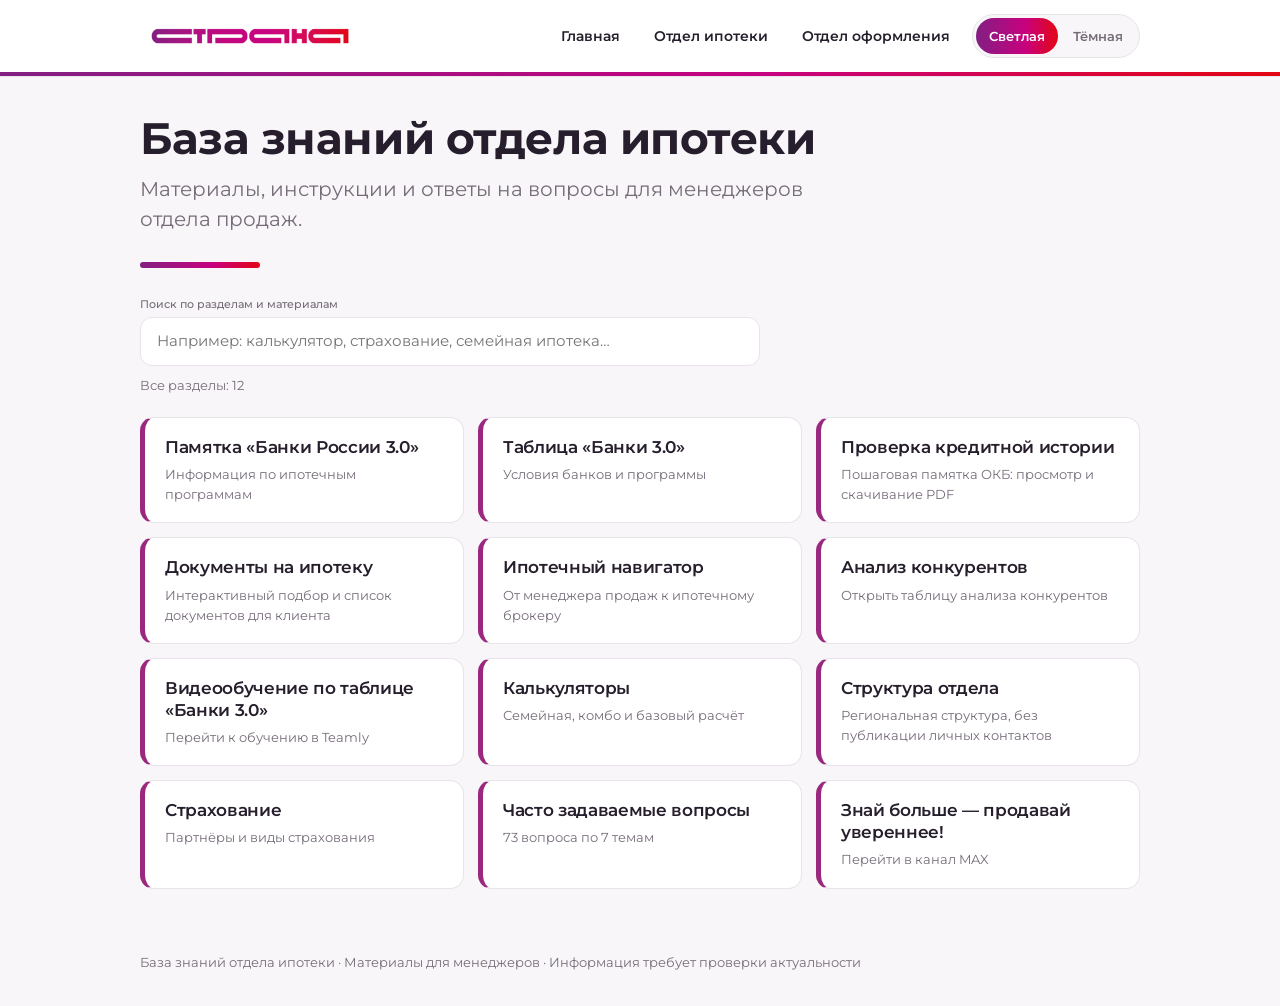
<file: index.html>
<!doctype html><html lang="ru"><head><link rel="icon" type="image/png" href="https://mikhailshevelev-dotcom.github.io/UOiI/favicon.png"><meta charset="utf-8"><meta name="viewport" content="width=device-width,initial-scale=1,viewport-fit=cover"><meta name="theme-color" content="#29303E"><title>Отдел ипотеки — База знаний</title><link rel="preconnect" href="https://fonts.googleapis.com"><link rel="preconnect" href="https://fonts.gstatic.com" crossorigin><link href="https://fonts.googleapis.com/css2?family=Montserrat:wght@400;500;600;700&display=swap" rel="stylesheet"><script src="./site-theme.js?v=5"></script>
<style>
:root{--graphite:#29303E;--purple:#951B81;--grad:linear-gradient(90deg,#831F82 0%,#C7017F 60%,#E30613 100%);--bg:#F4F5F9;--surface:#fff;--text:#29303E;--muted:#6A7080;--line:#DFE2EA;--tile:#29303E;--tile-text:#fff;--accent:#951B81;color-scheme:light}
@media(prefers-color-scheme:dark){:root:not([data-theme=light]){--bg:#1B2029;--surface:#252B38;--text:#F1F2F6;--muted:#AEB5C4;--line:#3A4252;--tile:#30394A;--accent:#E04DC4;color-scheme:dark}}
:root[data-theme=dark]{--bg:#1B2029;--surface:#252B38;--text:#F1F2F6;--muted:#AEB5C4;--line:#3A4252;--tile:#30394A;--accent:#E04DC4;color-scheme:dark}
*{box-sizing:border-box}body{margin:0;background:var(--bg);color:var(--text);font:15px/1.6 Montserrat,'Segoe UI',Arial,sans-serif}a{color:inherit;text-decoration:none}a:focus-visible,button:focus-visible,input:focus-visible,select:focus-visible{outline:3px solid var(--accent);outline-offset:3px;border-radius:8px}
header{background:#fff;border-bottom:1px solid #E5E7EE;position:sticky;top:0;z-index:5}.bar{max-width:1040px;margin:auto;padding:14px 20px;display:flex;justify-content:space-between;align-items:center;gap:16px}.logo{max-width:280px;width:100%;height:26px;object-fit:contain;object-position:left}.nav{display:flex;align-items:center;gap:12px}.nav a,.nav button{font:600 14px Montserrat,sans-serif;padding:9px 12px;border:0;border-radius:10px;background:transparent;color:#29303E;cursor:pointer}.nav a:hover,.nav button:hover{background:#F6EAF4;color:#951B81}.stripe{height:4px;background:var(--grad)}main{max-width:1040px;margin:auto;padding:36px 20px 64px;min-height:72vh}h1{font-size:clamp(28px,5vw,42px);line-height:1.2;margin:0 0 12px}h2{font-size:23px;margin:0 0 16px}h3{margin:0 0 10px;font-size:17px}.lead{font-size:18px;color:var(--muted);margin:0 0 24px}.rule{height:6px;width:120px;border-radius:8px;background:var(--grad);margin:24px 0 30px}.grid{display:grid;grid-template-columns:repeat(3,minmax(0,1fr));gap:16px}.card{display:flex;flex-direction:column;gap:9px;background:var(--surface);border:1px solid var(--line);border-left:5px solid var(--purple);border-radius:14px;padding:20px 18px;min-height:120px;overflow-wrap:anywhere}.card b{font-size:16px;line-height:1.35;letter-spacing:-.02em}.card small{font-size:12px;line-height:1.55}.card:hover:not(.off){box-shadow:0 8px 22px #0002;border-color:var(--accent)}.card small{color:var(--muted)}.card.off{border-left-color:var(--line);opacity:.68;border-style:dashed}.back{display:inline-block;padding:10px 18px;background:var(--tile);color:white;border-radius:10px;font-weight:600;margin-bottom:25px}.crumbs{font-size:13px;color:var(--muted);margin-bottom:16px}.panel{background:var(--surface);border:1px solid var(--line);border-radius:14px;padding:20px;margin-bottom:15px}.panel p{margin:0 0 10px;white-space:pre-line}.panel p:last-child{margin-bottom:0}.muted{color:var(--muted)}.notice{border-left:4px solid var(--purple);padding:12px 16px;background:var(--surface);border-radius:8px;margin:0 0 20px;color:var(--muted);font-size:13px}.tools{display:flex;gap:12px;margin-bottom:20px;flex-wrap:wrap}.tools input,.tools select{font:inherit;color:var(--text);background:var(--surface);border:1px solid var(--line);border-radius:10px;padding:12px;min-height:44px}.tools input{flex:2;min-width:225px}.tools select{flex:1;min-width:180px}.qa{margin-bottom:12px}.qa summary{cursor:pointer;font-weight:600;padding:16px 18px}.qa .answer{padding:0 18px 18px;white-space:pre-line;line-height:1.7}.qa button{margin:12px 0 0;background:var(--tile);border:0;color:#fff;border-radius:8px;padding:9px 14px;cursor:pointer}.tag{display:block;font-size:11px;color:var(--muted);font-weight:500;margin-bottom:5px}.pill{display:inline-block;padding:5px 9px;background:var(--bg);border-radius:30px;color:var(--muted);font-size:12px}.link{color:var(--accent);font-weight:600;text-decoration:underline;text-underline-offset:3px}.empty{padding:25px;text-align:center;color:var(--muted)}.main-search{width:100%;max-width:620px;font:inherit;min-height:48px;border:1px solid var(--line);border-radius:12px;padding:12px 16px;background:var(--surface);color:var(--text);margin:0 0 10px}.search-meta{color:var(--muted);font-size:13px;margin:0 0 22px}.card.off .pill{align-self:flex-start;margin-top:auto}.card.off{min-height:120px}footer{max-width:1040px;margin:auto;padding:0 20px 34px;color:var(--muted);font-size:13px}@media(min-width:671px) and (max-width:900px){.grid{grid-template-columns:repeat(2,minmax(0,1fr))}}@media(max-width:670px){.bar{flex-direction:column;align-items:flex-start}.nav{width:100%;justify-content:space-between}.nav a,.nav button{padding:8px;font-size:12px}main{padding-top:25px}.grid{grid-template-columns:1fr}}
:root[data-theme="dark"] header{background:#252b38;border-bottom-color:#3a4252}
:root[data-theme="dark"] .nav a,:root[data-theme="dark"] .nav button{color:#f1f2f6}
:root[data-theme="dark"] .nav a:hover,:root[data-theme="dark"] .nav button:hover{background:#363043;color:#f09cdb}
:root[data-theme="dark"] .back{background:#465167;color:#fff}
:root[data-theme="light"]{--bg:#F4F5F9;--surface:#fff;--text:#29303E;--muted:#6A7080;--line:#DFE2EA;--tile:#29303E;--accent:#951B81;color-scheme:light}

/* Единый визуальный язык с разделом «Документы на ипотеку» */
:root[data-theme="light"]{--bg:#f8f6f8;--surface:#fff;--text:#261e2c;--muted:#766b79;--line:#e9e3ea;--accent:#9b287f;--purple:#9b287f}
:root[data-theme="dark"]{--bg:#1b2029;--surface:#262b36;--text:#f0edf3;--muted:#b7aab8;--line:#42404e;--accent:#e389c6;--purple:#e389c6}
body{font-family:Inter,Montserrat,"Segoe UI",Arial,sans-serif}
header{background:var(--surface);border-bottom:1px solid var(--line)}
.bar{max-width:1160px;padding:18px 24px}
.logo{max-width:165px;height:22px}
.nav{gap:12px}
.nav a,.nav button{font-family:inherit;font-size:13px;font-weight:700;border-radius:11px;color:var(--text)}
.nav button#theme{color:var(--accent);background:#f6edf4;border:1px solid #e5d0df;padding:10px 14px}
.nav a:hover,.nav button:hover{background:#f9edf6;color:#9b287f}
:root[data-theme="dark"] .nav button#theme{background:#35283a;border-color:#5b3e57;color:#efb1dd}
:root[data-theme="dark"] header{background:#262b36;border-color:var(--line)}
main{max-width:1160px;padding:34px 24px 70px}
h1{font-size:clamp(29px,4vw,48px);line-height:1.08;letter-spacing:-.035em}
h2{letter-spacing:-.025em}
.card,.panel{border:1px solid var(--line);border-radius:21px;background:var(--surface);box-shadow:0 7px 28px #31123508}
.card{border-left:4px solid var(--accent);padding:22px;transition:border-color .15s,box-shadow .15s}
.card:hover:not(.off){border-color:var(--accent);box-shadow:0 18px 45px #31123513}
.back{border-radius:12px;background:#f3eef3;color:#5d4760}
.tools input,.tools select,.main-search{border-radius:12px}
:root[data-theme="dark"] .nav a,:root[data-theme="dark"] .nav button{color:#f0edf3}
:root[data-theme="dark"] .nav button#theme{color:#efb1dd}
:root[data-theme="dark"] .card,:root[data-theme="dark"] .panel{box-shadow:none}
@media(max-width:670px){.bar{padding:14px}.nav{flex-wrap:wrap}.nav a,.nav button{padding:8px 10px}main{padding:22px 14px 45px}}


/* Внутренние HTML-разделы отображаются внутри базы знаний по адресу /#раздел. */
.embedded-section{width:100%;min-width:0}
.embedded-nav{display:flex;align-items:center;margin-bottom:18px}
.embedded-frame{display:block;width:100%;min-height:480px;height:640px;border:0;background:transparent;overflow:hidden}
@media(max-width:670px){.embedded-nav{margin-bottom:10px}}

/* FAQ — структура карточек и раскрывающихся вопросов как у отдела оформления */
.faq-page{max-width:1040px;margin:0 auto}
.faq-page .lead{max-width:760px;margin-bottom:18px}
.faq-page .rule{margin-bottom:22px}
.faq-search{display:flex;align-items:center;gap:10px;background:var(--surface);border:2px solid var(--line);border-radius:14px;padding:0 14px;margin-bottom:14px}
.faq-search:focus-within{border-color:var(--accent)}
.faq-search-icon{font-size:25px;color:var(--muted);line-height:1}
.faq-search input{width:100%;flex:1;min-width:0;border:0;background:transparent;color:var(--text);font:500 15px Montserrat,Arial,sans-serif;padding:15px 0;outline:0}
.faq-search button{background:var(--bg);border:0;border-radius:8px;color:var(--accent);font-size:20px;width:30px;height:30px;cursor:pointer}
.faq-search button[hidden]{display:none}
.faq-count{color:var(--muted);font-size:13px;margin:0 0 14px}
.faq-grid{display:grid;grid-template-columns:repeat(auto-fill,minmax(290px,1fr));gap:12px;margin-bottom:20px}
.faq-grid[hidden],.faq-search-results[hidden]{display:none}
.faq-category{position:relative;display:flex;flex-direction:column;align-items:flex-start;text-align:left;gap:10px;min-height:112px;padding:22px 44px 20px 23px;border:1px solid var(--line);border-left:5px solid var(--purple);border-radius:8px;background:var(--surface);color:var(--text);font:inherit;cursor:pointer;transition:transform .15s,box-shadow .15s}
.faq-category:hover{transform:translateY(-3px);box-shadow:0 8px 22px rgba(41,48,62,.15)}
.faq-category-title{font-size:17px;line-height:1.35;font-weight:700}
.faq-category-meta{font-size:13px;color:var(--muted)}
.faq-category-arrow{position:absolute;right:18px;top:38px;color:var(--accent);font-size:28px}
.faq-topic-back{display:inline-flex;align-items:center;color:var(--accent);font-weight:700;font-size:14px;text-decoration:none;margin:8px 0 14px}
.faq-topic-back:hover{text-decoration:underline}
.faq-breadcrumb{font-size:13px;color:var(--muted);margin:0 0 8px}
.faq-topic-heading{font-size:clamp(22px,3vw,30px);margin:0 0 20px;line-height:1.2}
.faq-topic-heading:after{content:"";display:block;width:90px;height:5px;border-radius:3px;background:var(--grad);margin-top:12px}
.faq-band{background:var(--tile);color:#fff;border-radius:9px 9px 0 0;padding:14px 18px;font-weight:700;display:flex;justify-content:space-between;align-items:center;gap:12px}
.faq-band span:last-child{font-size:12px;font-weight:500;opacity:.8}
.faq-list{background:var(--surface);border:1px solid var(--line);border-top:0;border-radius:0 0 9px 9px;padding:5px 14px 14px;margin-bottom:20px}
.faq-question{border-bottom:1px solid var(--line)}
.faq-question:last-child{border-bottom:0}
.faq-question summary{list-style:none;position:relative;cursor:pointer;font-size:15px;font-weight:600;line-height:1.5;padding:15px 32px 15px 5px}
.faq-question summary::-webkit-details-marker{display:none}
.faq-question summary:after{content:"+";position:absolute;right:7px;top:12px;font-size:22px;color:var(--accent);font-weight:500}
.faq-question[open] summary:after{content:"−"}
.faq-question[open] summary{color:var(--accent)}
.faq-answer{padding:0 5px 17px}
.faq-answer-text{background:rgba(149,27,129,.07);border-left:4px solid var(--accent);border-radius:0 10px 10px 0;padding:14px 16px;white-space:pre-line;line-height:1.7;color:var(--text)}
.faq-copy{margin-top:10px;padding:8px 14px;border:0;border-radius:999px;background:var(--tile);color:#fff;font:600 13px Montserrat,Arial,sans-serif;cursor:pointer}
.faq-search-results{margin-bottom:24px}
.faq-search-group{background:var(--surface);border:1px solid var(--line);border-radius:9px;margin-bottom:10px;padding:12px 16px}
.faq-result-topic{display:block;font-size:12px;color:var(--accent);font-weight:700;margin:0 0 4px}
.faq-disclaimer{background:var(--surface);border:1px solid var(--line);border-radius:10px;padding:14px 16px;color:var(--muted);font-size:13px}
:root[data-theme="dark"] .faq-answer-text{background:rgba(224,77,196,.12)}
@media(max-width:670px){.faq-grid{grid-template-columns:1fr}.faq-category{padding:17px 40px 17px 16px;min-height:92px}.faq-category-title{font-size:15px}.faq-band{padding:12px 14px}.faq-list{padding:4px 10px 12px}}

/* Справочник сотрудников в стиле «Структуры отдела» УОиИ. */
.team-directory{max-width:1040px;margin:0 auto}
.team-directory .lead{max-width:760px;margin-bottom:18px}
.team-directory .rule{margin-bottom:22px}
.team-search{position:relative;display:block;margin:0 0 20px}
.team-search input{display:block;width:100%;min-height:54px;padding:13px 18px 13px 48px;border:2px solid var(--line);border-radius:14px;background:var(--surface);color:var(--text);outline:0;font:500 15px Montserrat,Arial,sans-serif}
.team-search input:focus{border-color:var(--accent)}
.team-search-icon{position:absolute;top:50%;left:16px;transform:translateY(-50%);font-size:26px;line-height:1;color:var(--accent);pointer-events:none}
.team-directions{display:grid;grid-template-columns:repeat(2,minmax(0,1fr));gap:14px}
.team-direction{min-height:160px;padding:23px 22px;display:flex;flex-direction:column;align-items:flex-start;justify-content:space-between;text-align:left;gap:10px;background:var(--grad);color:#fff;border:0;border-radius:18px;box-shadow:0 8px 20px rgba(149,27,129,.17);font-family:inherit;cursor:pointer}
.team-direction:nth-child(2){background:var(--graphite);box-shadow:0 8px 20px rgba(41,48,62,.18)}
.team-direction strong{font-size:27px;font-weight:700}
.team-direction span{font-size:14px}
.team-direction .team-direction-arrow{align-self:flex-end;font-size:24px;line-height:1}
.team-direction:hover{filter:brightness(1.08)}
.team-back{display:block;width:100%;margin:0 0 16px;border:2px solid var(--accent);border-radius:14px;background:var(--surface);color:var(--accent);font:700 14px Montserrat,Arial,sans-serif;padding:12px 18px;cursor:pointer}
.team-region-head{border-radius:16px;background:var(--grad);color:#fff;padding:18px 20px;margin-bottom:18px}
.team-region-head h2{margin:0 0 4px;font-size:25px}
.team-region-head p{margin:0;font-size:13px}
.team-person-list{display:grid;grid-template-columns:repeat(2,minmax(0,1fr));gap:12px}
.team-person{display:flex;gap:20px;align-items:center;min-width:0;background:var(--surface);border:1px solid var(--line);border-radius:18px;padding:22px;min-height:170px}
.team-avatar{display:grid;place-items:center;flex:0 0 88px;width:88px;height:88px;border-radius:50%;background:var(--bg);color:var(--accent);border:1px solid var(--line);font-weight:700;font-size:24px}
.team-person-content{display:flex;flex-direction:column;align-items:flex-start;gap:5px;min-width:0}
.team-person-content strong{font-size:18px;line-height:1.3;color:var(--text)}
.team-person-region{font-size:12px;color:var(--muted)}
.team-mis{display:inline-flex;align-items:center;margin-top:8px;padding:7px 12px;border:1px solid var(--accent);border-radius:999px;color:var(--accent);text-decoration:none;font-size:12px;font-weight:700}
.team-mis:hover{background:var(--accent);color:#fff}
.team-results-count{font-size:13px;color:var(--muted);margin:0 0 14px}
@media(max-width:700px){.team-person-list{grid-template-columns:1fr}}
@media(max-width:480px){.team-directions{grid-template-columns:1fr}.team-direction{min-height:130px}.team-person{min-height:140px;padding:16px;gap:14px}.team-avatar{width:72px;height:72px;flex-basis:72px;font-size:19px}.team-person-content strong{font-size:16px}}
.team-avatar-photo{display:block;object-fit:cover;object-position:center;border-radius:50%;overflow:hidden;background:var(--surface);padding:0;aspect-ratio:1 / 1}
</style>
<link rel="stylesheet" href="./site-consistency.css?v=1"><link rel="stylesheet" href="./uoii-reference-style.css?v=3"></head><body><header><div class="bar"><a href="#home" aria-label="На главную"><img class="logo" alt="Страна" src="[data-uri]"></a><nav class="nav"><a href="https://mikhailshevelev-dotcom.github.io/UOiI/#home" target="_blank" rel="noopener noreferrer">Главная</a><a href="#home">Отдел ипотеки</a><a href="https://mikhailshevelev-dotcom.github.io/UOiI/#registration" target="_blank" rel="noopener noreferrer">Отдел оформления</a><div class="sw" role="group" aria-label="Тема оформления"><button type="button" data-t="light" aria-pressed="true">Светлая</button><button type="button" data-t="dark" aria-pressed="false">Тёмная</button></div></nav></div><div class="stripe"></div></header><main id="app"></main><footer>База знаний отдела ипотеки · Материалы для менеджеров · Информация требует проверки актуальности</footer>
<script>
const SECTIONS=[{"id":"banks-memo","title":"Памятка «Банки России 3.0»","desc":"Информация по ипотечным программам","url":"./memo-original.html"},{"id":"banks-table","title":"Таблица «Банки 3.0»","desc":"Условия банков и программы","url":"https://docs.google.com/spreadsheets/d/1BIwMWMBAB7LR9MbR5qGrIXYbq_LdFshCPz1Q_l-Mqcs/edit?gid=1749938485"},{"id":"credit-history","title":"Проверка кредитной истории","desc":"Пошаговая памятка ОКБ: просмотр и скачивание PDF","url":"./credit-history.html"},{"id":"documents","title":"Документы на ипотеку","desc":"Интерактивный подбор и список документов для клиента","url":"./documents.html"},{"id":"navigator","title":"Ипотечный навигатор","desc":"От менеджера продаж к ипотечному брокеру","internal":true},{"id":"competitors","title":"Анализ конкурентов","desc":"Открыть таблицу анализа конкурентов","url":"https://docs.google.com/spreadsheets/d/11T6bpmjhUY96OkTpJyrE-yXnJLclYooKeiyVej6A37Q/edit?gid=1709744959#gid=1709744959"},{"id":"training","title":"Видеообучение по таблице «Банки 3.0»","desc":"Перейти к обучению в Teamly","url":"https://teamly.itstrana.site/at/f6fdba77-2cfa-42eb-a850-1218e8419c1d"},{"id":"calculators","title":"Калькуляторы","desc":"Семейная, комбо и базовый расчёт","internal":true},{"id":"team","title":"Структура отдела","desc":"Региональная структура, без публикации личных контактов","internal":true},{"id":"insurance","title":"Страхование","desc":"Партнёры и виды страхования","internal":true},{"id":"faq","title":"Часто задаваемые вопросы","desc":"73 вопроса по 7 темам","internal":true},{"id":"channel","title":"Знай больше — продавай увереннее!","desc":"Перейти в канал MAX","url":"https://max.ru/join/35RDmRC54NNG9cuzr5uoJyifUYFU4JCH6BPq4-tdSv4"}], FAQ=[{"topic":"Ипотека траншами","qa":[{"q":"Возможно ли частичное досрочное погашение (ЧДП) или полное досрочное погашение кредита по ипотеке траншами?","a":"Пока действует первый транш, по досрочному гашению можно сокращать только ежемесячный платёж, срок нельзя. Сокращать срок можно только в том случае, когда переведён последний транш клиенту"},{"q":"Можно ли перейти с траншевой ипотеки на программу с господдержкой (например, семейную ипотеку) через рефинансирование?","a":"Да, можно, в случае, если выданы все транши"},{"q":"Можно ли использовать субсидии (материнский капитал, региональные выплаты) для погашения ипотеки траншами?","a":"Да, возможно. При направлении средств МСК в частичное досрочное погашение необходимо учесть, что транш после поступления средств МСК не должен быть погашен полностью. Если получены не все транши, то с сокращением платежа, если получены все транши, с сокращением срока"},{"q":"В какие сроки и на каких условиях допускается расторжение кредитного договора?","a":"После полного погашения первого транша, если не выдан второй транш. Если выданы все транши, то только после погашения всей суммы кредита"},{"q":"Какое максимальное количество траншей предусмотрено?","a":"5 траншей"},{"q":"Какой максимальный срок, в течение которого должны быть выданы все транши?","a":"Если транши по ДКП: максимальный срок 2 года, если транши по ДДУ: максимальный срок 3 года, НО до ввода дома в эксплуатацию"},{"q":"Как получить следующий транш — что для этого нужно?","a":"В настоящее время транши Сбербанком перечисляются автоматически, если автоматического зачисления не произошло, клиенту необходимо обратиться в Домклик, или в любой офис Сбербанка"},{"q":"Минимальная сумма первого транша?","a":"Не менее 100 000 рублей"}]},{"topic":"Семейная ипотека","qa":[{"q":"Можно ли исключить супруга из состава участников сделки (из заявки, кредитного договора, ДДУ)?","a":"Нет. С 1 февраля 2026 года супруги по семейной ипотеке — обязательные созаёмщики, брачным договором исключить их из сделки нельзя. Исключения: супруг — иностранный гражданин, либо участник накопительно-ипотечной системы (военная ипотека). По ранее оформленным кредитам вывод супруга возможен только с согласия банка через брачный договор, соглашение о разделе имущества или развод."},{"q":"Требуется ли прописка детей?","a":"Нет. С 1 октября 2026 года отменено требование предоставления постоянной регистрации ребёнка по месту жительства."},{"q":"При каких условиях допускается оформление второй семейной ипотеки?","a":"Когда будет закрыта предыдущая семейная ипотека и рождён ещё один ребёнок."},{"q":"Возможно ли оформить семейную ипотеку, если клиент (или супруг/супруга) ранее участвовал в льготной ипотечной программе после 23.12.2023, а затем вышел из числа участников?","a":"Нет. Так как после 23.12.2023 года возможно оформить только одну льготную программу в «одни руки». А с 01.02.2026 года оба супруга, если они в официальном браке, должны участвовать в кредитном договоре. Даже если он вышел из состава участников, право на семейную ипотеку он использовал"},{"q":"Каков порядок оформления семейной ипотеки, если родители ребёнка не состоят в браке либо находятся в разводе?","a":"Первый из родителей, кто оформляет семейную ипотеку, лишает право второго родителя. Второй родитель не может оформить семейную ипотеку."},{"q":"Как учитываются дети от предыдущих браков при оформлении семейной ипотеки?","a":"Учитываются дети основного заёмщика"},{"q":"По какому принципу учитывается количество детей для определения условий семейной ипотеки (ставки, лимитов)?","a":"Учитываются дети основного заёмщика"},{"q":"Кто из участников сделки обязан подтверждать регистрацию по месту жительства, и на каком этапе это требуется?","a":"Регистрацию обязан подтверждать основной заемщик, после получения права собственности, в течение 5 лет"},{"q":"Допускается ли рефинансирование семейной ипотеки в другом банке?","a":"Да, допускается, в зависимости от банка."},{"q":"Какой размер процентной ставки будет применяться с 16‑го года кредита по семейной ипотеке?","a":"По истечении 15 лет размер льготной процентной ставки будет изменён и установлен как минимальное из значений: \n- Процентная ставка на дату заключения кредитного договора, увеличенная на 4 п. п.\n- Или ключевая ставка ЦБ РФ, действующая на первое число месяца, в котором истек срок 15 лет, увеличенная на 3 п. п."},{"q":"Предусмотрена ли возможность снижения процентной ставки по семейной ипотеке после рождения ещё одного ребёнка?","a":"Да."},{"q":"Какие условия необходимо выполнить, чтобы получить льготную ставку 6 % по семейной ипотеке?","a":"Ставка 6 % по Семейной ипотеке будет при одном из условий:\n1. Есть трое детей, одному из которых до 7 лет\n2. Первоначальный взнос от 50,1 %\n3. Есть ребёнок-инвалид, которому до 18 лет"},{"q":"Как рассчитать субсидированную ставку по Семейной ипотеке, если клиент подходит под ставку 6% (ребёнок-инвалид или ПВ 50 %)?","a":"Считаем дисконт от ставки 6% во вкладке «Субсидии Семейная ипотека» в таблице Банки России 3.0."},{"q":"Можно ли увеличить срок кредита с 15 до 30 лет посредством рефинансирования в другом банке?","a":"Возможно, в зависимости от банка."},{"q":"Допустимо ли с помощью брачного договора исключить одного из супругов из ДДУ, если супруги находятся на стадии развода, и как это повлияет на раздел залоговой квартиры?","a":"Допустимо, если процесс ещё не завершён, раздела не будет"},{"q":"Возможен ли переход с рассрочки (по ДКП) на семейную ипотеку?","a":"Невозможен. Даже при расторжении, если было ДКП перейти на Семейную ипотеку нельзя, так как в ЕГРН предыдущий собственник уже физическое лицо"},{"q":"Допускается ли оформление семейной ипотеки на срок 30 лет?","a":"Да."},{"q":"Как влияет факт банкротства супруга (в том числе при отсутствии у него дохода) на возможность одобрения семейной ипотеки?","a":"Отрицательно."}]},{"topic":"Плохая КИ/Банкроты/Закредитованность","qa":[{"q":"Оформление сделки при плохой кредитной истории, банкротстве и высокой кредитной нагрузке.","a":"При банкротстве оформление льготной (семейная и ИТ-ипотека) ипотеки невозможно, по Стандартной программе возможно, по истечении 5 лет. Необходимо проанализировать кредитный отчет и исправить кредитную историю, снизить кредитную нагрузку."},{"q":"Возможно ли одобрение ипотеки, если супруг или супруга в прошлом проходили процедуру банкротства, в том числе когда банкрот выступает созаёмщиком без подтверждённого дохода?","a":"При банкротстве оформление льготной (семейная и ИТ-ипотека) ипотеки невозможно, по Стандартной программе возможно, по истечении 5 лет. По Стандартной ипотеке возможно исключить банкрота из сделки."},{"q":"По истечении какого срока после завершения процедуры банкротства банк готов одобрить ипотечный кредит?","a":"По истечении 5 лет по Стандартной программе. По льготной программе подача заявки недопустима."},{"q":"Какие основные рекомендации по восстановлению кредитной истории?","a":"Снизить количество кредитных продуктов, закрыть имеющиеся текущие просрочки, уменьшить лимиты по действующим кредитным картам, закрыть микрозаймы."},{"q":"Каковы шансы на одобрение кредита, если у клиента в прошлом были длительные просрочки по платежам?","a":"Если в прошлом у клиента имелись просрочки 180+, передача в коллекторские агентства или принудительные взыскания через ФССП, шансы крайне низкие."},{"q":"Какой минимальный кредитный рейтинг необходим для одобрения ипотечного кредита?","a":"Зависит от кредитного бюро: в НБКИ 600 баллов, ОКБ не менее 500 баллов."},{"q":"В течение какого периода в кредитной истории клиента обновляется информация после погашения просроченной задолженности?","a":"По закону о кредитных историях в течение 2-3 рабочих дней банк обязан передать сведения во все БКИ. (бюро кредитных историй)"},{"q":"Может ли супруг получить одобрение по кредиту, если его официальная супруга (супруг) признана банкротом?","a":"Только по Стандартной ипотеке, только исключением из сделки супруга-банкрота."},{"q":"Как влияет высокая долговая нагрузка клиента на вероятность одобрения кредита?","a":"Влияет негативно, в каждом банке свои расчётные коэффициенты. У клиента должно оставаться на руках не менее 50% от его дохода, включая расходы по действующим кредитам и платежом по заявке на текущую ипотеку."}]},{"topic":"Субсидирование","qa":[{"q":"На какой срок допустимо субсидирование процентной ставки?","a":"Субсидирование ставки возможно только на весь срок кредита"},{"q":"Как определить размер комиссионного вознаграждения?","a":"Комиссия устанавливается матрицей банка, в том числе она будет зависеть от программы, срока ипотеки, желаемой ставки. Все актуальные матрицы находятся в Таблице Банки России 3.0"},{"q":"Как подобрать ипотечную программу (ставку) с учётом конкретного комиссионного вознаграждения?","a":"Если нет во вкладке «Субсидии», то через матрицу субсидирования банка https://docs.google.com/spreadsheets/d/1BIwMWMBAB7LR9MbR5qGrIXYbq_LdFshCPz1Q_l-Mqcs/edit?gid=31258751#gid=31258751"},{"q":"Как рассчитать дисконт?","a":"В зависимости от банка. Чаще всего дисконт считается от базовой ставки или через матрицу субсидирования https://docs.google.com/spreadsheets/d/1BIwMWMBAB7LR9MbR5qGrIXYbq_LdFshCPz1Q_l-Mqcs/edit?gid=31258751#gid=31258751"}]},{"topic":"Общие вопросы","qa":[{"q":"В каких банках доступна частичная оплата первоначального взноса/отсрочка ПВ (первоначального взноса)?","a":"Сбер (проведение сделки возможно только очно), Альфа-Банк, Банк ВТБ, Совкомбанк, МКБ по индивидуальному согласованию, Абсолют Банк, Металлинвестбанк, Промсвязьбанк и другие. Смотри вкладку «Общие условия» в таблице Банки 3.0, столбец «Отсрочка ПВ»"},{"q":"В каких банках возможна полностью дистанционная (онлайн) сделка по ипотеке?","a":"Сбер, Альфа-Банк, Банк ВТБ, Совкомбанк, МКБ, Дом.РФ, Абсолют Банк, Уралсиб Банк и другие. Смотри вкладку «Общие условия» в таблице Банки 3.0, столбец «Сделка онлайн»"},{"q":"В каких банках можно включить в ДДУ мебель и отделку?","a":"В зависимости от программы, по Семейной ипотеке необходимо дополнительное соглашение на отделку. По Стандартной ипотеке возможно в ВТБ, Металлинвестбанке, АТБ, смотри вкладку «Общие условия» в таблице Банки 3.0, столбец «Мебель и ремонт в ДДУ»"},{"q":"Можно ли оформить ипотеку без первоначального взноса?","a":"Нет, но клиент может оформить потребительский кредит на первоначальный взнос и провести сделку только в некоторых банках: Альфа-Банк, Абсолют Банк и другие."},{"q":"Как и на каком этапе оформить потребительский кредит для первоначального взноса по ипотеке?","a":"Подать заявку можно после положительного решения по ипотеке, оформляется потребительский кредит в день сделки или не ранее, чем за 2 дня до подписания кредитного договора."},{"q":"Можно ли оформить ипотеку без официального трудоустройства или находясь в декрете?","a":"Такая возможность есть, необходима предварительная консультация ипотечного специалиста."},{"q":"Доступна ли ипотека с государственной поддержкой нерезиденту?","a":"Нет."},{"q":"Доступна ли стандартная (субсидированная застройщиком) ипотека нерезиденту?","a":"Да, доступна, ВТБ, Сбербанк."},{"q":"Можно ли выделить долю ребёнку при покупке новой квартиры в ипотеку, если сделка согласована с органами опеки?","a":"Да, можно."},{"q":"Какой максимальный возраст клиента должен быть на момент погашения ипотеки?","a":"В зависимости от банка, 70-75 лет."}]},{"topic":"IT-ипотека","qa":[{"q":"Как проверить, подходит ли организация под условия IT-ипотеки?","a":"Компанию можно проверить на портале Госуслуг — в реестре аккредитованных ИТ-компаний Минцифры, по названию или ИНН работодателя, также компания должна получать налоговые льготы. Также компания должна быть зарегистрирована на территории РФ, кроме Москвы и Санкт-Петербурга — сотрудники таких компаний в программу не попадают."},{"q":"Какой минимальный доход должен быть у клиента для участия в программе IT-ипотеки?","a":"Среднемесячный доход до вычета НДФЛ за последние 3 месяца: от 150 000 руб если работодатель зарегистрирован в городе-миллионнике, Московской или Ленинградской области (кроме Москвы и СПб);\n от 90 000 ₽ - для остальных регионов. Учитывается не место проживания заёмщика, а юридический адрес компании: удалёнщик из Тюмени, работающий на компанию из Новосибирска, обязан показать 150 000 ₽. В доход можно включить и совместительство, если вторая компания тоже аккредитована"},{"q":"Можно ли привлечь в созаёмщики человека, который не соответствует условиям IT-ипотеки?","a":"Да, льготный статус достаточно подтвердить основному заемщику, а доходы остальных созаёмщиков учитываются при расчёте суммы кредита. Созаёмщиком может быть официальный супруг, совершеннолетний член семьи или третье лицо."},{"q":"Какой минимальный стаж на текущем месте работы требуется для оформления IT-ипотеки?","a":"Минимум 3 месяца непрерывной работы в аккредитованной ИТ-компании на момент подачи заявки (общий трудовой стаж - не менее 1 года в большинстве банков)."},{"q":"Сохраняется ли право на оформление IT-ипотеки в будущем, если оба супруга подходят под её условия и уже участвуют в действующем кредитном договоре?","a":"Если действующий кредитный договор - это льготная ипотека (в том числе ИТ, семейная, дальневосточная и любая другая с господдержкой), заключённая после 23.12.2023, то право на новую ИТ-ипотеку уже израсходовано: считается, что каждый участник договора (и заемщик, и созаёмщик) уже воспользовался госпрограммой, второй раз её не дадут. Если же оба супруга участвуют в обычном рыночном кредитном договоре, право на ИТ-ипотеку сохраняется."},{"q":"Возможно ли подтвердить доход справкой по форме банка?","a":"Да, есть банки, которые принимают справку по форме банка, например Дом.РФ"},{"q":"Как часто и на протяжении какого срока нужно подтверждать право на льготную ставку по IT-ипотеке?","a":"Трудоустройство в аккредитованной ИТ-компании подтверждается каждые 6 месяцев. Подтверждать нужно в течение всего срока кредита. Банк отслеживает и работодателя: при утрате компанией аккредитации или налоговых льгот заёмщику даётся 6 месяцев на переход в новую подходящую компанию."},{"q":"Каков максимальный возраст заёмщика по IT-ипотеке?","a":"До 50 лет включительно на дату оформления кредита. Дополнительно банки учитывают возраст на дату полного погашения 70-75 лет в зависимости от банка."},{"q":"Можно ли рефинансировать стандартную (рыночную) ипотеку в IT-ипотеку?","a":"На ИТ делать рефинансирование нельзя."},{"q":"Можно ли перейти с рассрочки на IT-ипотеку?","a":"Да, возможно."},{"q":"Что произойдёт с ипотекой, если заёмщик уволится из аккредитованной ИТ-компании?","a":"У заёмщика есть 6 месяцев на трудоустройство в новую ИТ-компанию, соответствующую условиям ИТ-ипотеки. Сменять работодателя можно неограниченно. Если за полгода подходящую работу найти не удалось, ставка пересчитывается: ключевая ставка ЦБ на дату заключения кредитного договора + 2,5%."},{"q":"Можно ли использовать материнский капитал в качестве первоначального взноса по IT-ипотеке?","a":"Да. Материнский капитал принимается в первоначальный взнос или на погашение уже выданного кредита."},{"q":"Можно ли оформить IT-ипотеку, если клиент (или супруг) уже был участником ИТ-ипотеки или любой другой госпрограммы после 23.12.2023, а затем вышел из программы (погасил кредит)?","a":"В случае, если клиент был участником ИТ-ипотеки, оформить новую ИТ-ипотеку нельзя. Семейной программой воспользоваться возможно, при условии рождения ребёнка после даты заключения кредитного договора по ИТ-ипотеке."}]},{"topic":"Военная ипотека","qa":[{"q":"В каких банках можно оформить военную ипотеку или семейную военную ипотеку?","a":"Сбер, Банк ВТБ, Промсвязьбанк и Банк Россия. Семейную можно оформить в банках: Промсвязьбанк и Банк Россия"},{"q":"Может ли заёмщик дополнить первоначальный взнос собственными денежными средствами?","a":"Да."},{"q":"Можно ли использовать материнский капитал в составе первоначального взноса?","a":"Да."},{"q":"Как скачать свидетельство (документы) НИС?","a":"На официальном сайте Росвоенипотека — в разделе «Для участников НИС» с помощью последних 10 цифр 20-значного регистрационного номера участника НИС и даты рождения."},{"q":"Можно ли оформить жильё в общую долевую собственность с официальным супругом/супругой?","a":"Нет. Супруг/супруга исключается нотариальным согласием."},{"q":"Можно ли исключить супруга из сделки, и не теряет ли он/она свои права при военной ипотеке?","a":"Исключить возможно, право не теряет, при наличии сертификата НИС."},{"q":"Какова максимальная сумма кредита?","a":"В зависимости от банка, программы, возраста. По стандартной программе до 2 448 000 рублей, по семейной программе — 5 365 000 рублей."},{"q":"Можно ли субсидировать военную ипотеку (снизить ставку)?","a":"Нет. Субсидировать военную ипотеку нельзя."},{"q":"Можно ли рефинансировать стандартную (гражданскую) ипотеку в военную?","a":"Нет. Рефинансировать стандартную ипотеку на военную нельзя."},{"q":"Можно ли перейти с рассрочки застройщика на военную ипотеку?","a":"Нет."},{"q":"Каков максимальный срок кредита по военной ипотеке?","a":"Срок кредита устанавливается в сертификате НИС."}]}], STEPS=[["Шаг 1. Проверь сделку перед передачей брокеру","Имя клиента; контактный номер и с кем связываться; итоговая стоимость квартиры и применённые скидки; ипотечная программа; срок и ставка при субсидировании; первоначальный взнос; предпочтения по банку; краткие заметки о ситуации клиента."],["Шаг 2. Переведи сделку","Переведи сделку на этап «Подать на ипотеку» через кнопку «Брокер без брони»."],["Шаг 3. Создай чат при необходимости","При необходимости создай чат с клиентом и всеми участниками сделки."],["Шаг 4. Следи за статусом","Ипотечный брокер свяжется с клиентом в день передачи. Если нужно связаться в определённое время — укажи это в задаче. На этапе сбора документов может потребоваться помощь менеджера. Решения банков брокер вносит в AMP CRM во вкладку «Ипотека подана»."],["Шаг 5. Одобрено — передай в оформление","Свяжись с клиентом, согласуй параметры сделки, проверь размер и дату первоначального взноса, особенности выделения долей и срок выхода на сделку. После согласования передай сделку в отдел оформления."]], CALCS=[["Семейная ипотека","https://strana-ipoteka.github.io/strana-semeynaia-ipoteka.github.io/"],["Базовый калькулятор","https://docs.google.com/spreadsheets/d/1GcQEbyyR52jR16CqFiKjHX3mvBd-YCTPlKe2QQXiUlU/edit?gid=1424402132"],["Ипотека траншами (Домклик)","https://domclick.ru/ipoteka/calculator?from=topline2020"]], INSURERS=["АО «ГСК „Югория“»","СОГАЗ","АльфаСтрахование","Зетта Страхование","ВСК","Росгосстрах","Абсолют Страхование","РЕСО-Гарантия","Полис Онлайн","Fast Эстейт"], RISKS=["Жизнь и здоровье заёмщика","Несчастные случаи","Страхование квартиры","ОСАГО","КАСКО","Страхование от беспилотников","Антиклещ","Страхование выезжающих за рубеж","Страхование залогового объекта","Продление страховых полисов"];
const app=document.getElementById('app');let query='',filter='Все темы';
const esc=s=>String(s??'').replace(/[&<>"']/g,c=>({'&':'&amp;','<':'&lt;','>':'&gt;','"':'&quot;',"'":'&#39;'}[c]));
function linkify(t){return esc(t).replace(/(https?:\/\/[^\s&]+)/g,s=>'<a class="link" href="'+s+'" target="_blank" rel="noopener noreferrer">'+s+'</a>')}
function home(){
app.innerHTML='<h1>База знаний отдела ипотеки</h1><p class="lead">Материалы, инструкции и ответы на вопросы для менеджеров отдела продаж.</p><div class="rule"></div><label for="main-search" class="tag">Поиск по разделам и материалам</label><input id="main-search" class="main-search" type="search" placeholder="Например: калькулятор, страхование, семейная ипотека…" aria-label="Поиск по разделам и материалам"><p class="search-meta" id="main-search-count" aria-live="polite"></p><div class="grid" id="section-grid"></div>';
const input=document.getElementById('main-search');input.value=homeQuery;input.addEventListener('input',e=>{homeQuery=e.target.value;renderSections()});renderSections();
}
let homeQuery='';
function renderSections(){
const term=homeQuery.trim().toLocaleLowerCase('ru');
const matchingFaq=term&&FAQ.some(t=>t.topic.toLocaleLowerCase('ru').includes(term)||t.qa.some(x=>(x.q+' '+x.a).toLocaleLowerCase('ru').includes(term)));
const items=SECTIONS.filter(s=>!term||(s.title+' '+s.desc).toLocaleLowerCase('ru').includes(term)||(s.id==='faq'&&matchingFaq));
document.getElementById('main-search-count').textContent=term?'Найдено разделов: '+items.length:'Все разделы: '+SECTIONS.length;
document.getElementById('section-grid').innerHTML=items.length?items.map(s=>s.pending?'<div class="card off"><b>'+esc(s.title)+'</b><small>'+esc(s.desc)+'</small><span class="pill">В подготовке</span></div>':'<a class="card" href="'+(s.internal||s.url.startsWith('./')?'#'+s.id:esc(s.url))+'"'+(s.internal||s.url.startsWith('./')?'':' target="_blank" rel="noopener noreferrer"')+'><b>'+esc(s.title)+'</b><small>'+esc(s.desc)+'</small></a>').join(''):'<div class="empty">По вашему запросу ничего не найдено. Попробуйте другое слово.</div>';
}
function layout(title,body){app.innerHTML='<a class="back" href="#home">← Назад к разделам</a><p class="crumbs">Отдел ипотеки / '+esc(title)+'</p><h1>'+esc(title)+'</h1><div class="rule"></div>'+body}
function faq(){
 const total=FAQ.reduce((n,t)=>n+t.qa.length,0);
 const active=FAQ.find(t=>t.topic===filter);
 const base='<a class="back" href="#home">← Назад к разделам</a><p class="crumbs">Отдел ипотеки / Вопросы и ответы</p>';
 const search='<div class="faq-search"><span class="faq-search-icon" aria-hidden="true">⌕</span><input id="search" type="search" placeholder="Поиск по вопросам и ответам" aria-label="Поиск по вопросам и ответам"><button type="button" id="faq-clear" aria-label="Очистить поиск">×</button></div>';
 const intro='<h1>Часто задаваемые вопросы</h1><p class="lead">73 вопроса по 7 темам. Выберите раздел или найдите ответ с помощью поиска.</p><div class="rule"></div>';
 const notice='<p class="faq-disclaimer">Условия банков и законодательные требования необходимо сверять с актуальными первоисточниками перед применением.</p>';
 let topicView='';
 if(active){
  topicView='<a class="faq-topic-back" href="#faq" id="faq-topic-back">← Ко всем темам</a><p class="faq-breadcrumb">Вопросы и ответы / '+esc(active.topic)+'</p><h2 class="faq-topic-heading">'+esc(active.topic)+'</h2><div class="faq-band"><span>Вопросы и ответы</span><span>'+active.qa.length+' вопросов</span></div><div class="faq-list" id="results"></div>';
 }else{
  topicView='<div class="faq-grid" id="faq-categories">'+FAQ.map((t,i)=>'<button type="button" class="faq-category" data-faq-topic="'+i+'"><span class="faq-category-title">'+esc(t.topic)+'</span><span class="faq-category-meta">'+t.qa.length+' '+faqPlural(t.qa.length)+'</span><span class="faq-category-arrow" aria-hidden="true">›</span></button>').join('')+'</div><div class="faq-search-results" id="results" hidden></div>';
 }
 app.innerHTML='<section class="faq-page">'+base+intro+search+'<p id="matches" class="faq-count" aria-live="polite"></p>'+topicView+notice+'</section>';
 const input=document.getElementById('search');input.value=query;
 input.oninput=e=>{query=e.target.value;renderFaq()};
 document.getElementById('faq-clear').onclick=()=>{query='';input.value='';renderFaq();input.focus()};
 const back=document.getElementById('faq-topic-back');
 if(back)back.onclick=e=>{e.preventDefault();filter='Все темы';query='';faq()};
 document.querySelectorAll('[data-faq-topic]').forEach(button=>{
  button.onclick=()=>{filter=FAQ[Number(button.dataset.faqTopic)].topic;query='';faq();window.scrollTo({top:0,behavior:'smooth'})};
 });
 renderFaq();
}
function faqPlural(n){return n%10===1&&n%100!==11?'вопрос':n%10>=2&&n%10<=4&&(n%100<12||n%100>14)?'вопроса':'вопросов'}
function faqQuestion(q,i){
 return '<details class="faq-question"><summary><span class="faq-qtext">'+esc(q.q)+'</span></summary><div class="faq-answer"><div class="faq-answer-text">'+linkify(q.a)+'</div><button type="button" class="faq-copy" data-faq-copy="'+i+'">Скопировать ответ</button></div></details>';
}
function renderFaq(){
 const n=query.toLocaleLowerCase('ru').trim(),active=FAQ.find(t=>t.topic===filter);
 const entries=FAQ.flatMap(t=>t.qa.map(item=>({...item,topic:t.topic}))).filter(q=>(!active||q.topic===active.topic)&&(!n||(q.q+' '+q.a+' '+q.topic).toLocaleLowerCase('ru').includes(n)));
 const results=document.getElementById('results'),count=document.getElementById('matches'),categories=document.getElementById('faq-categories');
 if(!results||!count)return;
 const searching=!!n;
 if(categories)categories.hidden=searching;
 results.hidden=!active&&!searching;
 count.textContent=searching?'Найдено вопросов: '+entries.length:active?'В разделе: '+active.qa.length+' '+faqPlural(active.qa.length):'Выберите одну из '+FAQ.length+' тем';
 const show=entries.length?entries.map((q,i)=>searching&&!active?'<section class="faq-search-group"><span class="faq-result-topic">'+esc(q.topic)+'</span>'+faqQuestion(q,i)+'</section>':faqQuestion(q,i)).join(''):'<p class="empty">Ничего не найдено. Попробуйте другой запрос.</p>';
 results.innerHTML=show;
 results.querySelectorAll('[data-faq-copy]').forEach(button=>{
  button.onclick=()=>{
   const q=entries[Number(button.dataset.faqCopy)];
   const copyText=q.q+'\n'+q.a;
   if(!navigator.clipboard){button.textContent='Копирование недоступно';return}
   navigator.clipboard.writeText(copyText).then(()=>{button.textContent='Скопировано'},()=>{button.textContent='Не удалось скопировать'});
  };
 });
 document.getElementById('faq-clear').hidden=!searching;
}
function navigatorPage(){layout('Ипотечный навигатор','<p class="lead">От менеджера продаж к ипотечному брокеру — пошаговый маршрут.</p>'+STEPS.map((x,i)=>'<section class="panel"><h2>'+esc(x[0])+'</h2><p>'+esc(x[1])+'</p></section>').join(''))}
function calculators(){layout('Калькуляторы','<p class="lead">Инструменты для предварительного расчёта ипотеки.</p><div class="grid">'+CALCS.map(x=>'<a class="card" href="'+esc(x[1])+'" target="_blank" rel="noopener noreferrer"><b>'+esc(x[0])+'</b><small>Открыть калькулятор ↗</small></a>').join('')+'<a class="card" href="https://drive.google.com/drive/folders/1nwBzsjP23by6cPAI_b05PWD52Nwm3uUh?usp=sharing" target="_blank" rel="noopener noreferrer"><b>Комбо-ипотека</b><small>Открыть папку с калькуляторами</small></a></div>')}
function insurance(){layout('Страхование','<div class="grid"><section class="panel"><h2>Страховые партнёры</h2>'+INSURERS.map(x=>'<p>• '+esc(x)+'</p>').join('')+'</section><section class="panel"><h2>Страховые продукты</h2>'+RISKS.map(x=>'<p>• '+esc(x)+'</p>').join('')+'</section></div><div class="notice">Для оформления или продления полиса обратитесь к ипотечному брокеру. Контакт: broker@strana.com. Списки партнёров и продуктов не являются попарным соответствием.</div>')}
const TEAM_REGIONS=[
 {id:'west',name:'Запад',people:[{name:'Карас Ирина',photo:'./media/team/karas.svg?v=fullframe-2',mis:'https://itstrana.site/profile/7291'},{name:'Куровская Ирина',photo:'./media/team/kurovskaya.svg?v=fullframe-2',mis:'https://itstrana.site/profile/6605'}]},
 {id:'east',name:'Восток',people:[{name:'Буданкина Ольга',photo:'./media/team/budankina.svg?v=fullframe-2',mis:'https://itstrana.site/profile/5758'},{name:'Котлова Екатерина',photo:'./media/team/kotlova.svg?v=fullframe-2',mis:'https://itstrana.site/profile/3106'},{name:'Медведева Ольга',photo:'./media/team/medvedeva.svg?v=fullframe-2',mis:'https://itstrana.site/profile/4153'},{name:'Прилепская Юлия',photo:'./media/team/prilepskaya.svg?v=fullframe-2',mis:'https://itstrana.site/profile/7174'}]}
];
let teamRegion='',teamSearch='';
function teamPerson(p,region){
 const initials=p.name.split(' ').map(x=>x.charAt(0)).join('');
 return '<article class="team-person">'+(p.photo?'<img class="team-avatar team-avatar-photo" src="'+esc(p.photo)+'" alt="Фото: '+esc(p.name)+'" width="88" height="88" loading="lazy">':'<span class="team-avatar" aria-hidden="true">'+esc(initials)+'</span>')+'<div class="team-person-content"><strong>'+esc(p.name)+'</strong>'+(region?'<span class="team-person-region">'+esc(region)+'</span>':'')+'<a class="team-mis" href="'+esc(p.mis)+'" target="_blank" rel="noopener noreferrer">Открыть профиль в МИС ↗</a></div></article>';
}
function team(){
 const region=TEAM_REGIONS.find(r=>r.id===teamRegion);
 const total=TEAM_REGIONS.reduce((n,r)=>n+r.people.length,0);
 const headline='<a class="back" href="#home">← Назад к разделам</a><p class="crumbs">Отдел ипотеки / Структура отдела</p><h1>Структура отдела</h1><p class="lead">Контакты сотрудников отдела ипотеки. Выберите направление или найдите коллегу по имени или фамилии.</p><div class="rule"></div>';
 const search='<label class="team-search"><span class="team-search-icon" aria-hidden="true">⌕</span><input id="team-search-input" type="search" placeholder="Поиск по имени или фамилии" autocomplete="off" aria-label="Поиск сотрудника"></label>';
 const content='<div id="team-content"></div>';
 app.innerHTML='<section class="team-directory">'+headline+search+content+'</section>';
 const input=document.getElementById('team-search-input');
 input.value=teamSearch;
 input.oninput=e=>{teamSearch=e.target.value;renderTeam()};
 renderTeam();
}
function renderTeam(){
 const content=document.getElementById('team-content');
 if(!content)return;
 const value=teamSearch.trim().toLocaleLowerCase('ru');
 const all=TEAM_REGIONS.flatMap(r=>r.people.map(p=>({...p,region:r.name})));
 if(value){
  const matches=all.filter(p=>p.name.toLocaleLowerCase('ru').includes(value));
  content.innerHTML='<p class="team-results-count">Найдено сотрудников: '+matches.length+'</p><div class="team-person-list">'+(matches.map(p=>teamPerson(p,p.region)).join('')||'<p class="empty">Сотрудники не найдены. Попробуйте другой запрос.</p>')+'</div>';
  return;
 }
 const region=TEAM_REGIONS.find(r=>r.id===teamRegion);
 if(region){
  content.innerHTML='<button type="button" class="team-back" id="team-back">← К направлениям</button><div class="team-region-head"><h2>'+esc(region.name)+'</h2><p>'+region.people.length+' '+faqPlural(region.people.length).replace('вопрос','сотрудник').replace('вопроса','сотрудника').replace('вопросов','сотрудников')+'</p></div><div class="team-person-list">'+region.people.map(p=>teamPerson(p,'')).join('')+'</div>';
  document.getElementById('team-back').onclick=()=>{teamRegion='';renderTeam()};
 }else{
  content.innerHTML='<div class="team-directions">'+TEAM_REGIONS.map(r=>'<button type="button" class="team-direction" data-region="'+r.id+'"><strong>'+esc(r.name)+'</strong><span>'+r.people.length+' '+(r.people.length===2?'сотрудника':'сотрудника')+'</span><span class="team-direction-arrow" aria-hidden="true">→</span></button>').join('')+'</div>';
  content.querySelectorAll('[data-region]').forEach(b=>b.onclick=()=>{teamRegion=b.dataset.region;renderTeam()});
 }
}

let embeddedResizeObserver=null;
function embeddedSection(section){
 if(embeddedResizeObserver){embeddedResizeObserver.disconnect();embeddedResizeObserver=null;}
 const version = {'banks-memo':'20261127-18',documents:'20261127-1'}[section.id];
 const query=version?'?embedded=1&v='+version:'?embedded=1';
 app.innerHTML='<div class="embedded-section"><div class="embedded-nav"><a class="back" href="#home">← Назад к разделам</a></div><iframe class="embedded-frame" title="'+esc(section.title)+'" src="'+esc(section.url+query)+'" loading="eager"></iframe></div>';
 const frame=app.querySelector('.embedded-frame');
 frame.addEventListener('load',()=>{
  if(!frame.isConnected)return;
  try{
   const child=frame.contentDocument;
   if(!child||!child.body)return;
   const resize=()=>{
    if(!frame.isConnected)return;
    const needed=Math.max(480,Math.ceil(child.body.getBoundingClientRect().height)+8);
    if(Math.abs(frame.offsetHeight-needed)>3)frame.style.height=needed+'px';
   };
   resize();
   if(window.ResizeObserver){
    embeddedResizeObserver=new ResizeObserver(resize);
    embeddedResizeObserver.observe(child.body);
   }
   frame.contentWindow.addEventListener('hashchange',resize);
  }catch(error){frame.style.height='78vh';}
 });
}
function route(){
 const id=decodeURIComponent(location.hash.slice(1)||'home');
 const section=SECTIONS.find(item=>item.id===id);
 if(embeddedResizeObserver){embeddedResizeObserver.disconnect();embeddedResizeObserver=null;}
 if(section&&section.url&&section.url.startsWith('./'))embeddedSection(section);
 else if(id==='home')home();
 else if(id==='faq')faq();
 else if(id==='navigator')navigatorPage();
 else if(id==='calculators')calculators();
 else if(id==='insurance')insurance();
 else if(id==='team')team();
 else home();
 window.scrollTo(0,0);
}
window.addEventListener('hashchange',route);route();
</script></body></html>
</file>
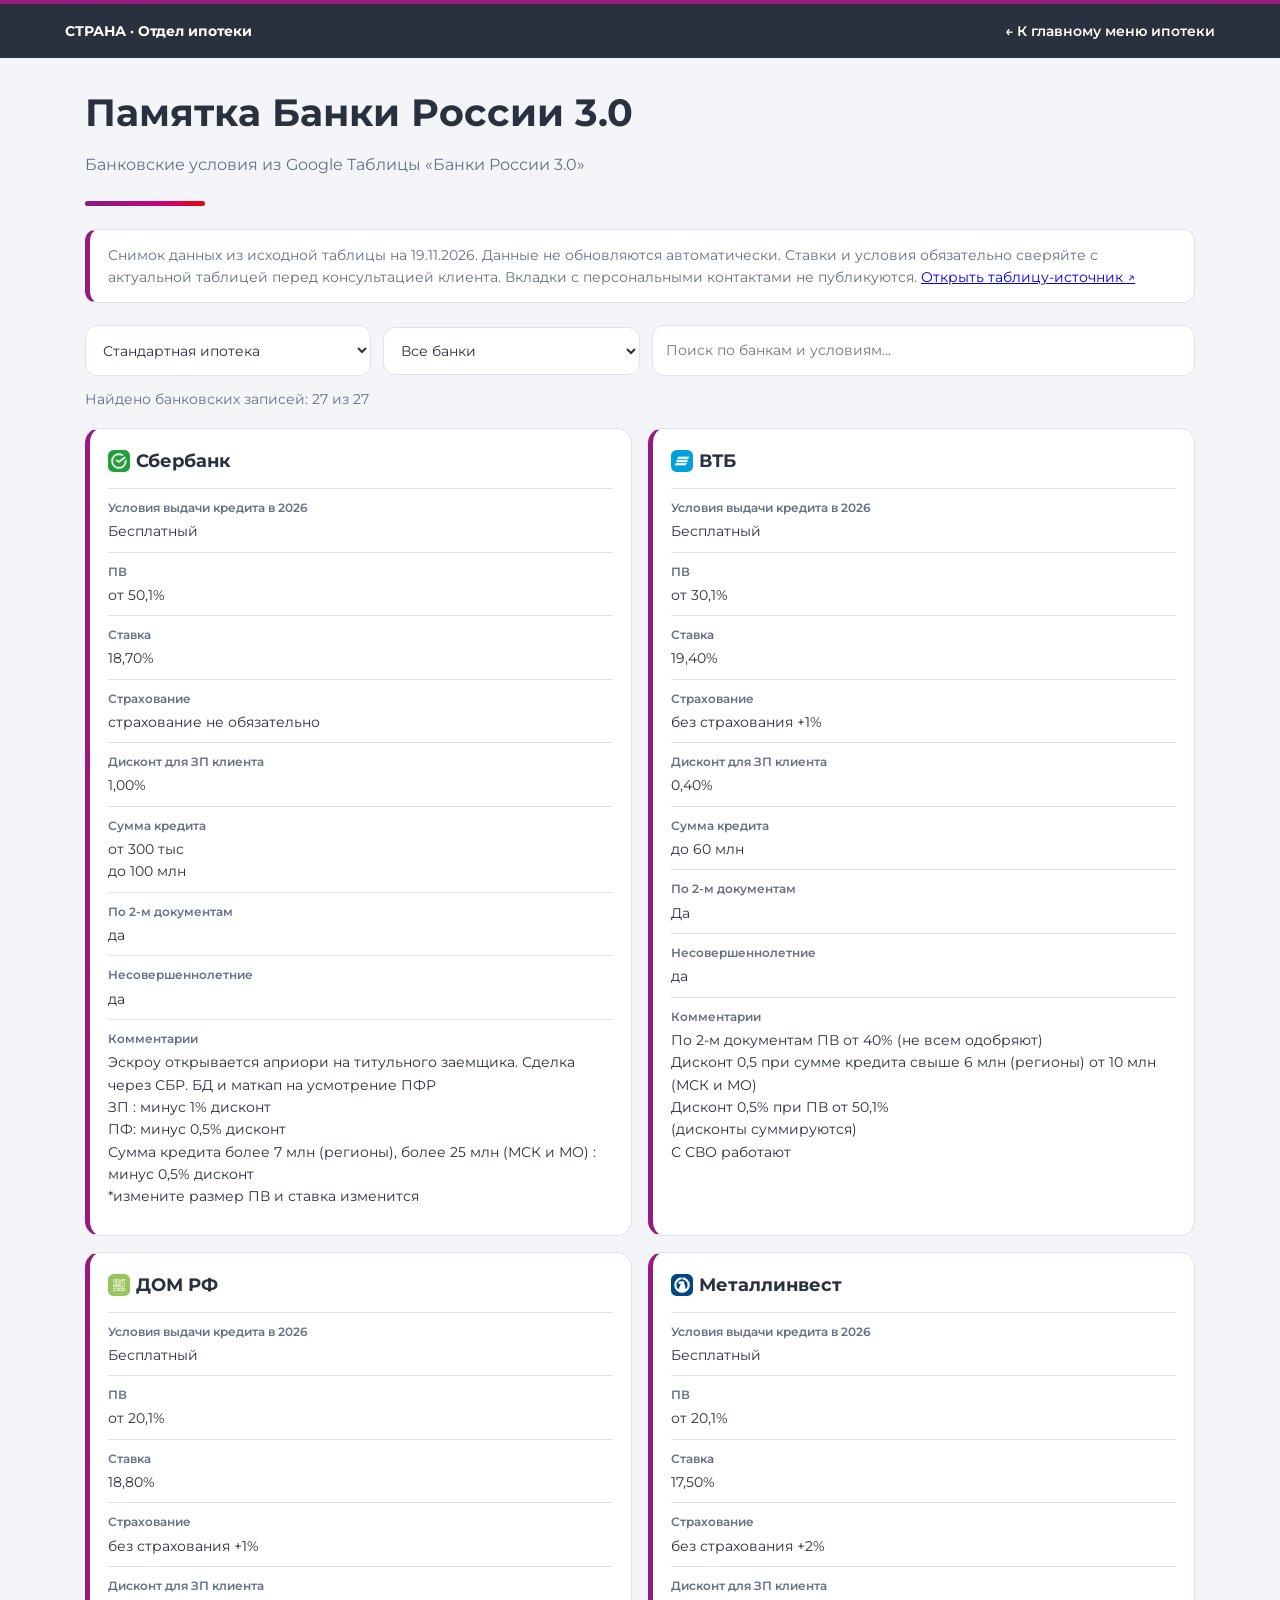
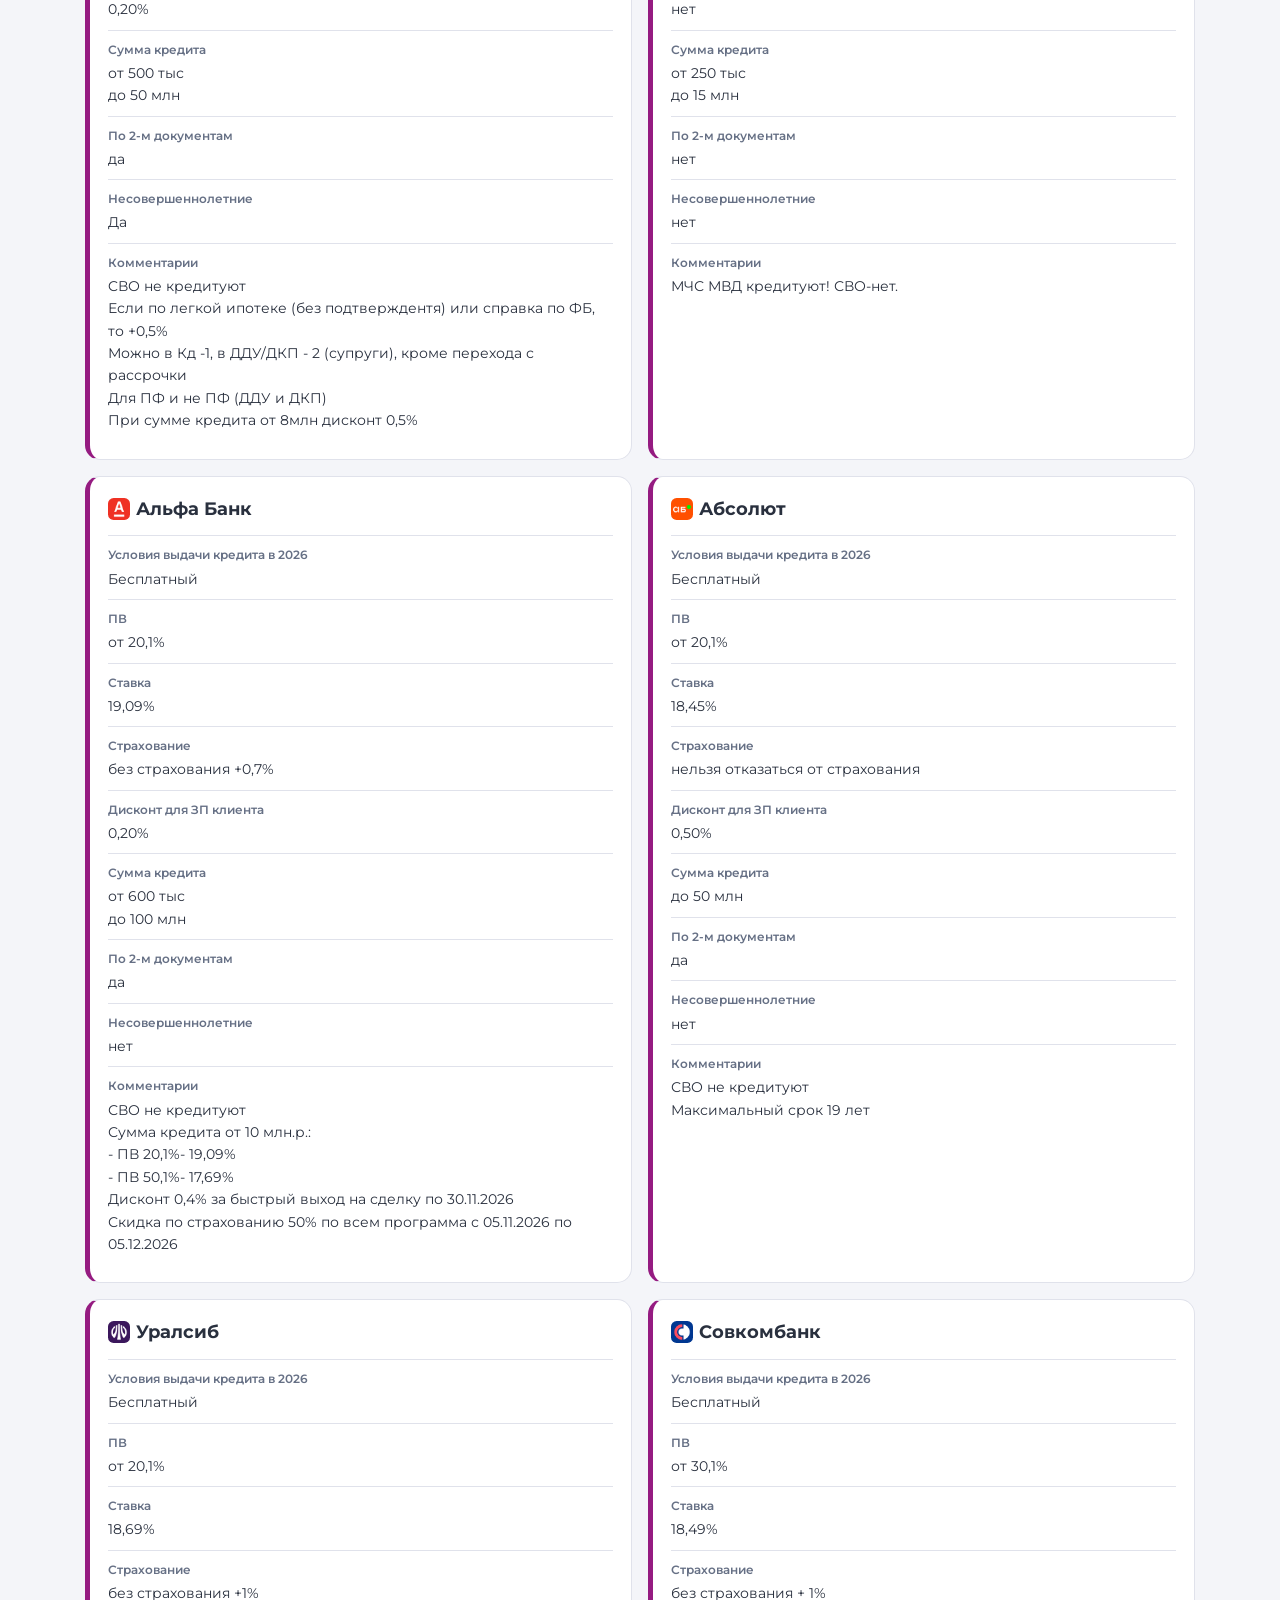
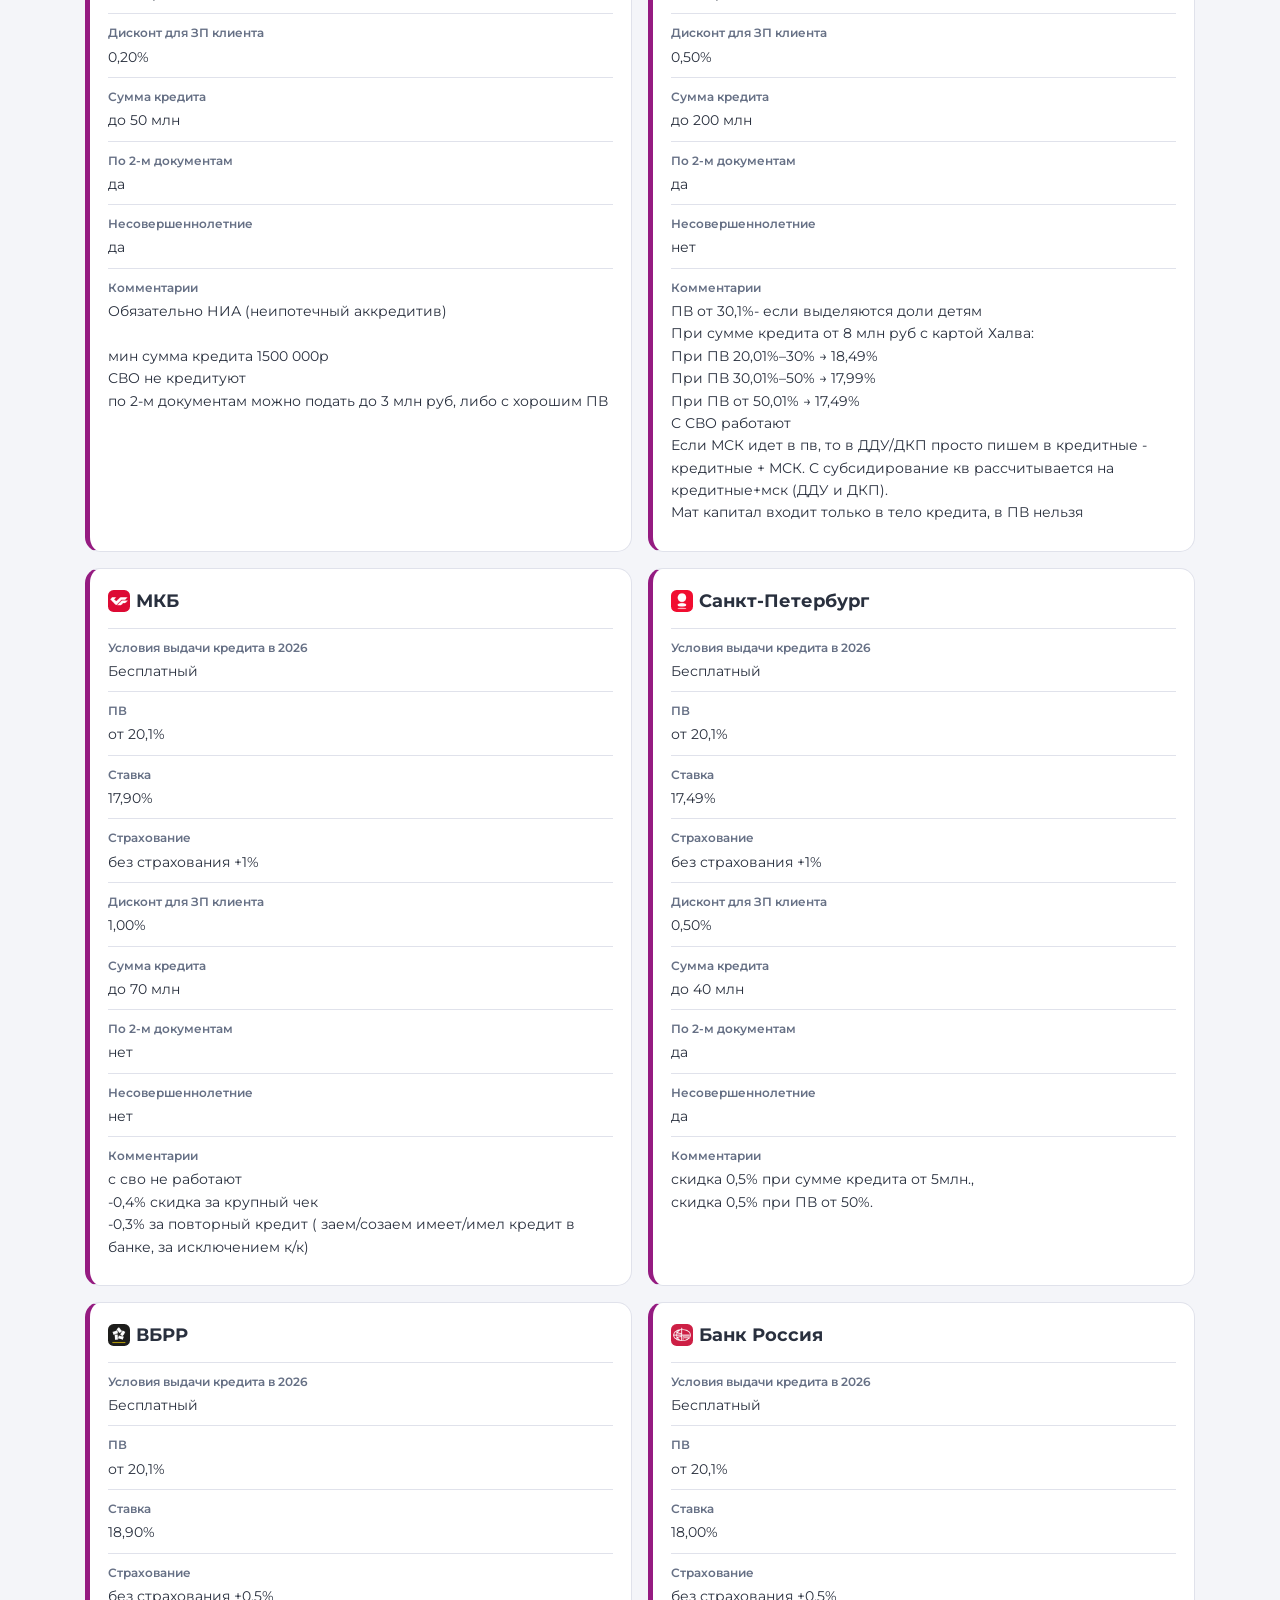
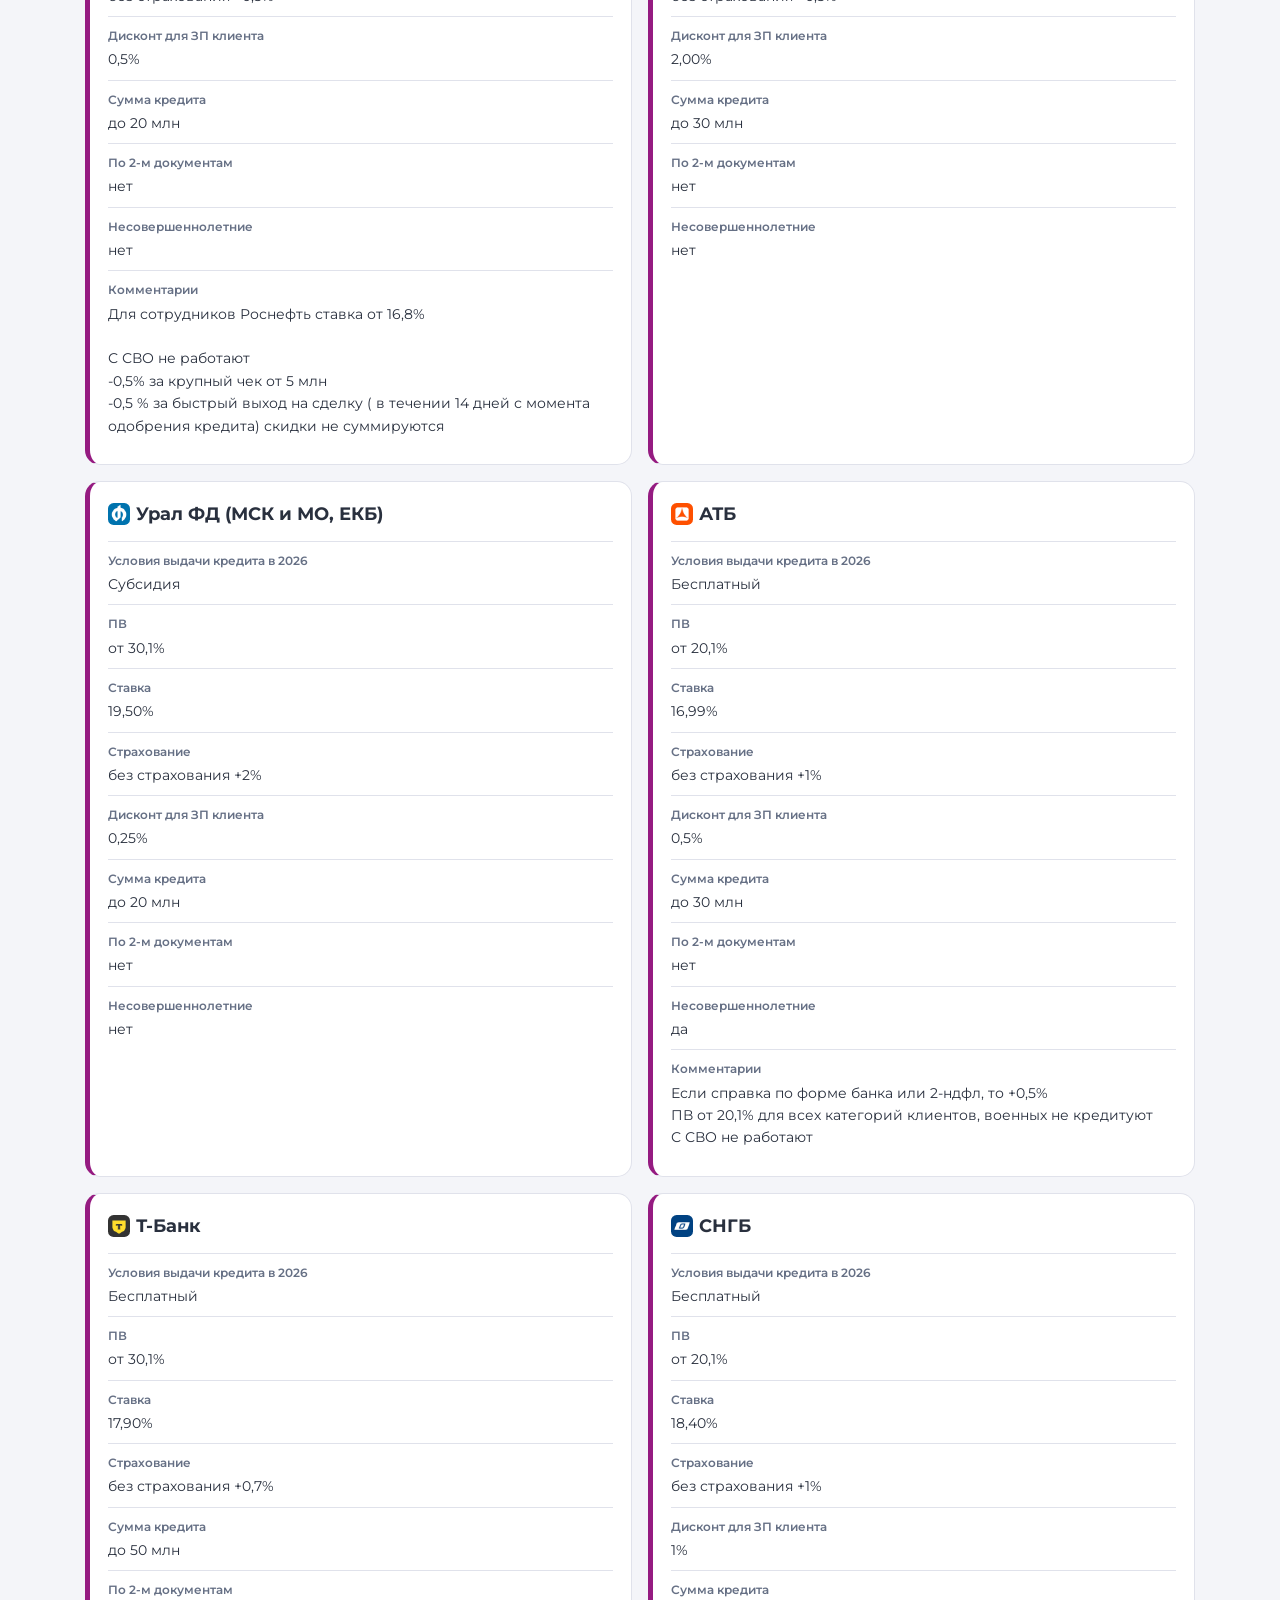
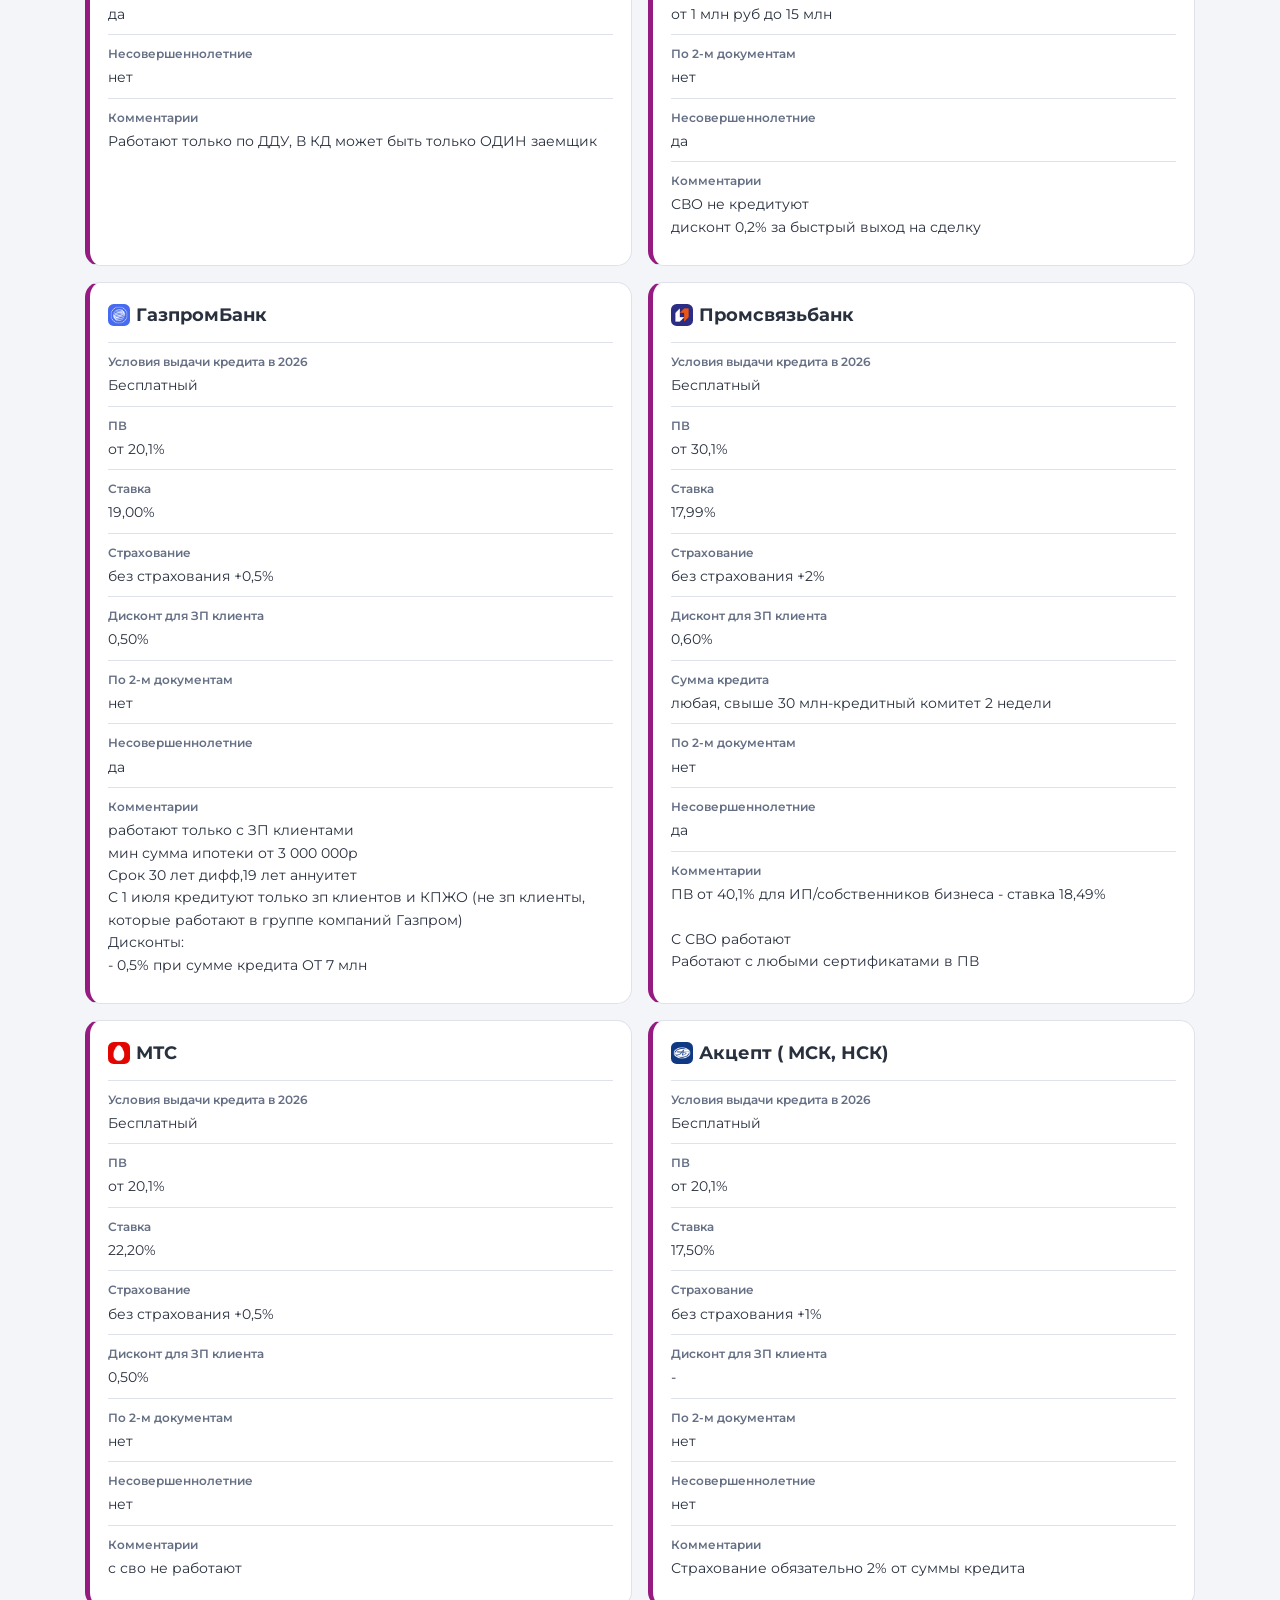
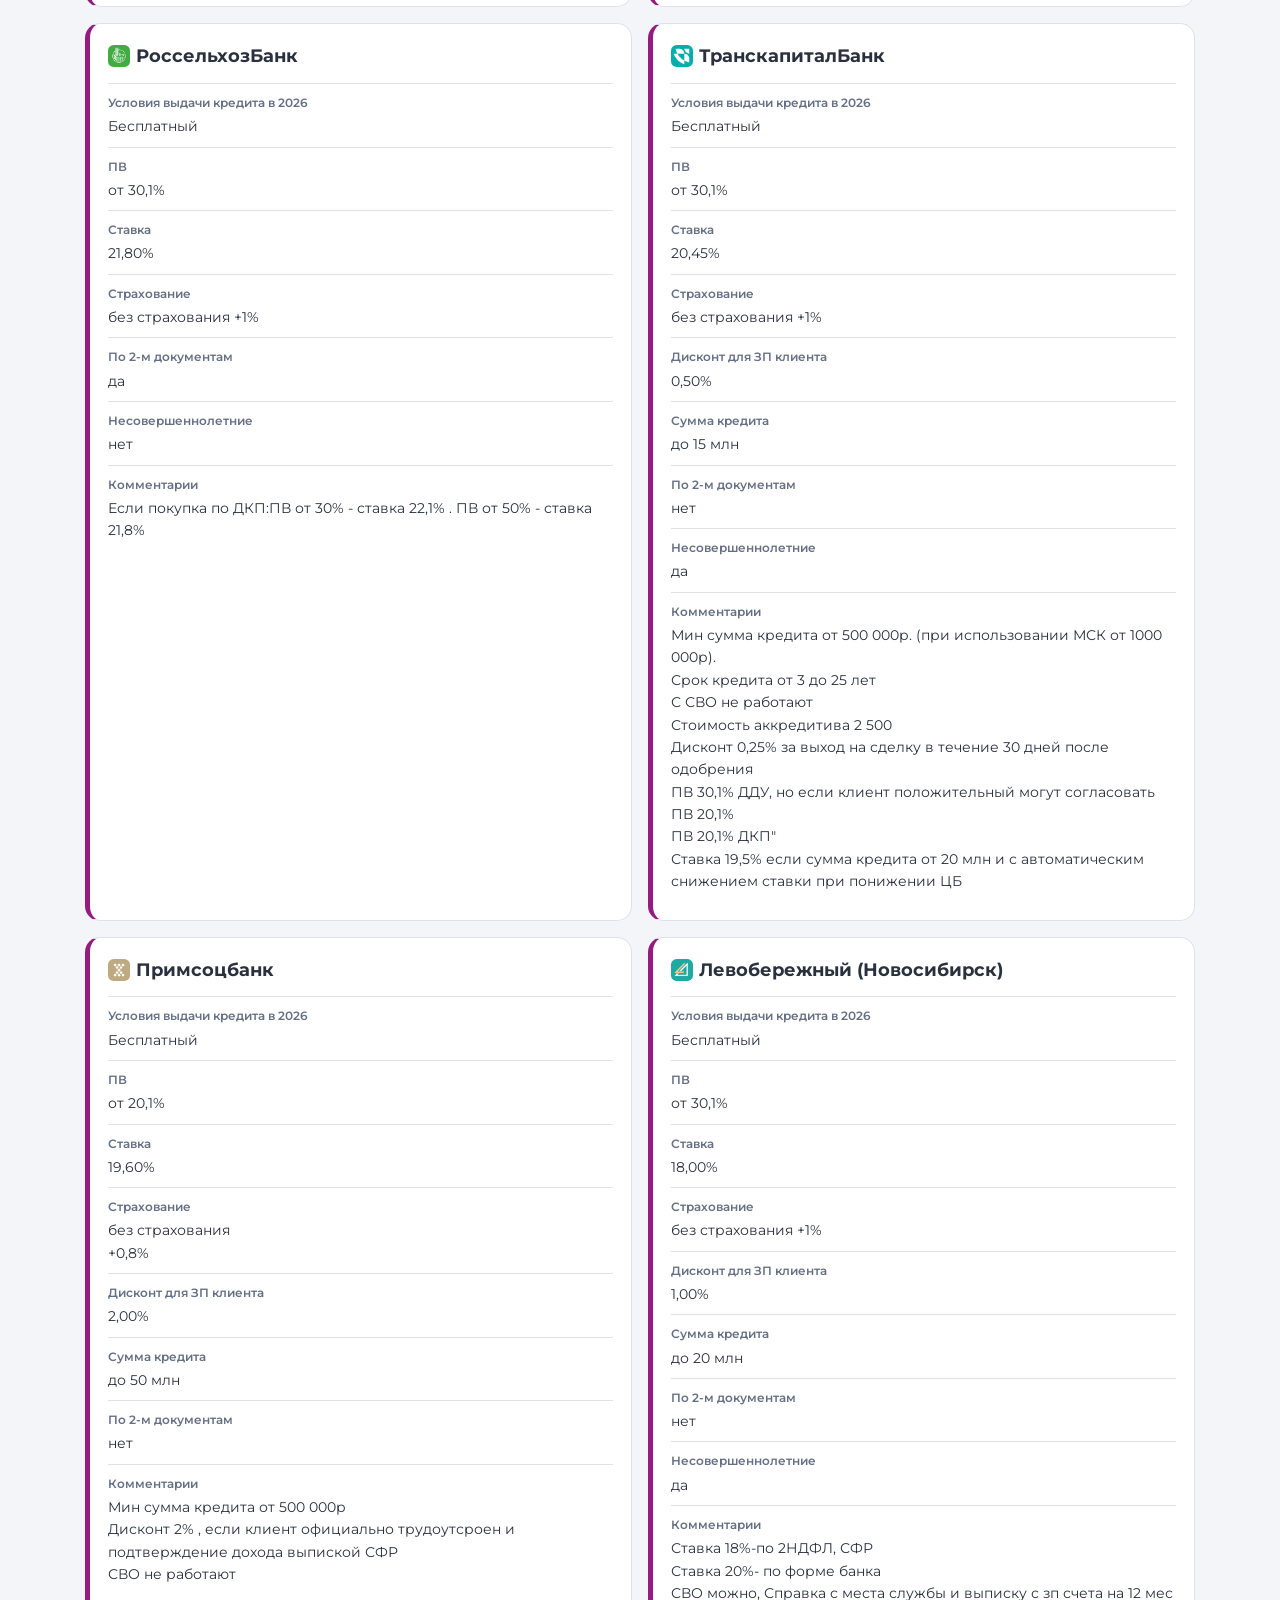
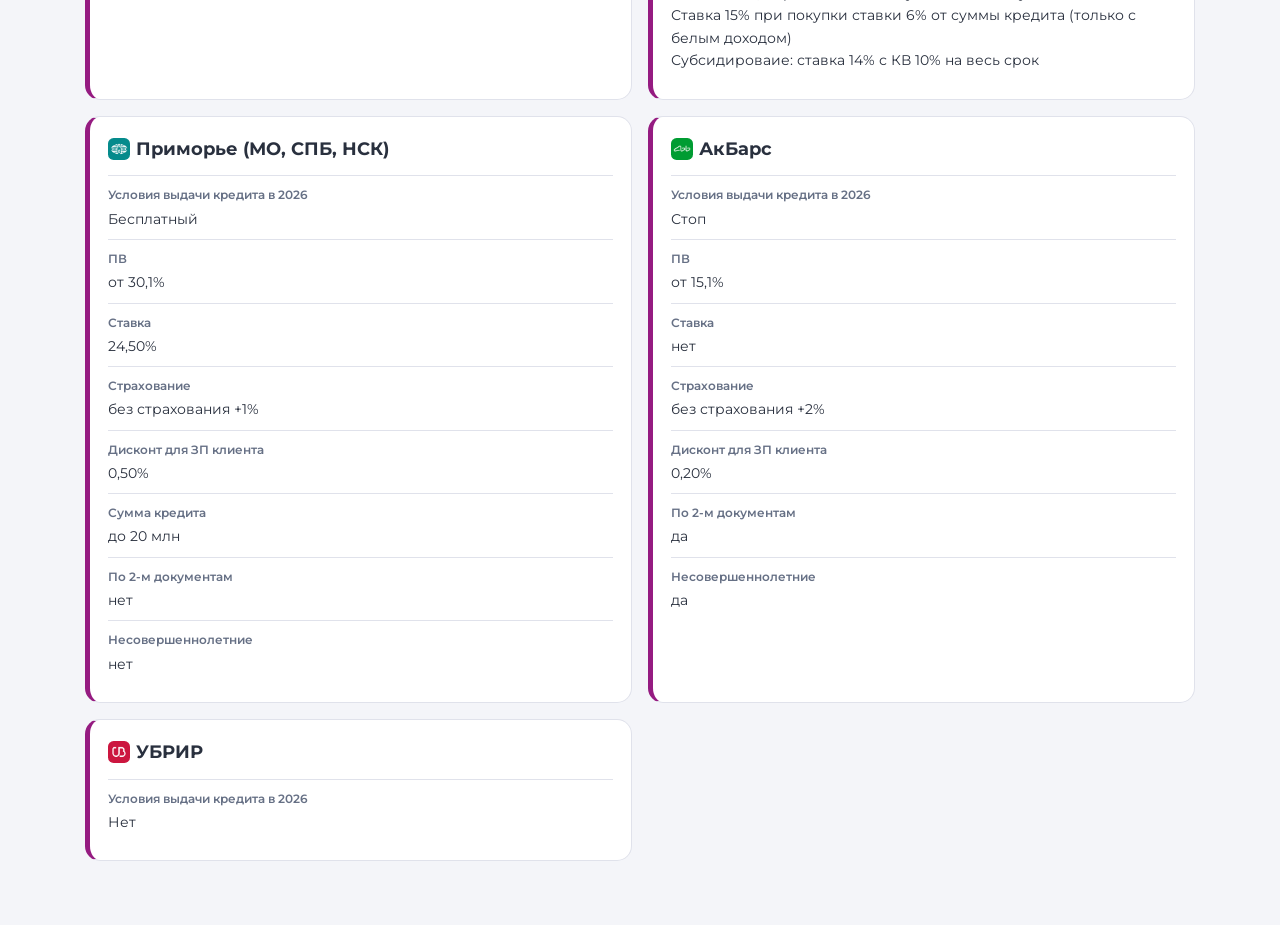
<file: banks-memo.html>
<!DOCTYPE html><html lang="ru"><head><meta charset="utf-8"><meta name="viewport" content="width=device-width,initial-scale=1"><title>Памятка Банки России 3.0 — Отдел ипотеки</title><link rel="preconnect" href="https://fonts.googleapis.com"><link rel="preconnect" href="https://fonts.gstatic.com" crossorigin><link href="https://fonts.googleapis.com/css2?family=Montserrat:wght@400;500;600;700&display=swap" rel="stylesheet"><style>
:root{--bg:#f4f5f9;--surface:#fff;--text:#29303e;--muted:#667085;--line:#e0e2eb;--purple:#951b81;--grad:linear-gradient(90deg,#831f82 0%,#c7017f 60%,#e30613 100%);color-scheme:light}@media(prefers-color-scheme:dark){:root{--bg:#1b2029;--surface:#252b38;--text:#f2f3f7;--muted:#b0b5c3;--line:#3e4655;--purple:#db56bd;color-scheme:dark}}*{box-sizing:border-box}body{margin:0;font:14px/1.6 Montserrat,Arial,sans-serif;background:var(--bg);color:var(--text)}header{background:#29303e;color:white;border-top:4px solid #951b81;padding:16px 20px}.headerinner{max-width:1150px;margin:auto;display:flex;justify-content:space-between;align-items:center;gap:12px;flex-wrap:wrap}.headerinner a{color:white;font-weight:600;text-decoration:none}.headerinner a:hover{text-decoration:underline}main{max-width:1150px;margin:auto;padding:32px 20px 64px}h1{font-size:clamp(25px,4vw,38px);line-height:1.2;margin:0 0 10px}.lead{color:var(--muted);font-size:16px}.rule{height:5px;width:120px;background:var(--grad);border-radius:9px;margin:23px 0}.notice{background:var(--surface);border:1px solid var(--line);border-left:5px solid var(--purple);border-radius:12px;padding:14px 18px;color:var(--muted);margin:0 0 22px}.tools{display:flex;gap:12px;flex-wrap:wrap;margin:0 0 12px}.tools input,.tools select{font:inherit;padding:13px;border-radius:12px;border:1px solid var(--line);background:var(--surface);color:var(--text);min-width:190px}.tools input{flex:2}.tools select{flex:1}.count{color:var(--muted);margin:10px 0 18px}.grid{display:grid;grid-template-columns:repeat(2,minmax(0,1fr));gap:16px}.bank{background:var(--surface);border:1px solid var(--line);border-left:5px solid var(--purple);border-radius:15px;padding:18px;overflow-wrap:anywhere}.bank h2{margin:0 0 12px;font-size:18px}.kv{padding:9px 0;border-top:1px solid var(--line)}.kv b{display:block;font-size:12px;color:var(--muted);font-weight:600;margin-bottom:3px}.kv div{white-space:pre-line}.kv a{color:var(--purple);text-decoration:underline;overflow-wrap:anywhere}.empty{padding:30px;color:var(--muted);text-align:center}@media(max-width:730px){.grid{grid-template-columns:1fr}}

.bank-filter{display:flex;align-items:center;flex:1;min-width:190px}
</style><link rel="stylesheet" href="./bank-logos.css"></head><body><header><div class="headerinner"><strong>СТРАНА · Отдел ипотеки</strong><a href="./#home">← К главному меню ипотеки</a></div></header><main><h1>Памятка Банки России 3.0</h1><p class="lead">Банковские условия из Google Таблицы «Банки России 3.0»</p><div class="rule"></div><div class="notice">Снимок данных из исходной таблицы на 19.11.2026. Данные не обновляются автоматически. Ставки и условия обязательно сверяйте с актуальной таблицей перед консультацией клиента. Вкладки с персональными контактами не публикуются. <a href="https://docs.google.com/spreadsheets/d/1BIwMWMBAB7LR9MbR5qGrIXYbq_LdFshCPz1Q_l-Mqcs/edit" target="_blank" rel="noopener noreferrer">Открыть таблицу-источник ↗</a></div><div class="tools"><select id="section" aria-label="Ипотечная программа"></select><div class="bank-filter"><span id="bank-filter-logo" aria-hidden="true"></span><select id="bank" aria-label="Банк"></select></div><input id="query" type="search" placeholder="Поиск по банкам и условиям…" aria-label="Поиск по условиям"></div><div id="count" class="count" aria-live="polite"></div><div id="notes"></div><div id="cards" class="grid"></div></main><script src="./bank-logos.js"></script><script>
const DATA=[{"title":"Общие условия","notes":["ПОРТРЕТ КЛИЕНТА","СОСТАВ СДЕЛКИ","УСЛОВИЯ ПРОВЕДЕНИЯ СДЕЛКИ ","ОСТАЛЬНЫЕ УСЛОВИЯ"],"records":[{"bank":"Сбербанк","values":[{"label":"Возраст","value":"18-75"},{"label":"Стаж последнее место/общий","value":"3мес/12мес"},{"label":"ИП (да/срок существования)","value":"да /12 мес"},{"label":"ИП Патент","value":"нет"},{"label":"Собственник бизнеса\nООО","value":"Как найм"},{"label":"Самозанятый","value":"да/от 4 мес"},{"label":"Справка по форме банка","value":"да, можно без ТК"},{"label":"Подтверждение трудовой занятости","value":"Нет"},{"label":"Пенсионер","value":"Да"},{"label":"Нерезидент","value":"да"},{"label":"Регистрация","value":"не обязательно"},{"label":"Созаемщики","value":"до 4-х чел, любое 3-е лицо"},{"label":"Исключение супругов","value":"согласие/брачник"},{"label":"Доли детям","value":"Да"},{"label":"Сделка по доверенности","value":"Да"},{"label":"Сделка онлайн","value":"Да"},{"label":"Отсрочка ПВ","value":"Да"},{"label":"Скоринг в день выдачи","value":"Да"},{"label":"Отлагательные","value":"нет"},{"label":"Мебель и ремонт в ДДУ","value":"Льготная: только через ДС, без рег-ции в РР\nСтандартная: можно, но лучше не прописывать"},{"label":"Сертификат \"Молодая семья\"","value":"Да"},{"label":"Нюансы банка","value":"Мораторий после отказа 1 мес; супруг один без супруги с МСК можно\nМин сумма кредита - 300 тр"},{"label":"Срок кредита","value":"1-30"}]},{"bank":"ВТБ","values":[{"label":"Возраст","value":"18-75"},{"label":"Стаж последнее место/общий","value":"3мес"},{"label":"ИП (да/срок существования)","value":"Да /3 мес"},{"label":"ИП Патент","value":"Да/6 мес"},{"label":"Собственник бизнеса\nООО","value":"Как найм"},{"label":"Самозанятый","value":"да/от 6 мес"},{"label":"Справка по форме банка","value":"да, можно без ТК"},{"label":"Подтверждение трудовой занятости","value":"Нет"},{"label":"Пенсионер","value":"Да"},{"label":"Нерезидент","value":"Да"},{"label":"Регистрация","value":"не обязательно"},{"label":"Созаемщики","value":"Супруги; Член семьи с участием доходом или без него: родители, братья, сестры, дети;\n3-е лицо всегда участвует доходом."},{"label":"Исключение супругов","value":"согласие/брачник"},{"label":"Доли детям","value":"Да"},{"label":"Сделка по доверенности","value":"Да"},{"label":"Сделка онлайн","value":"Да"},{"label":"Отсрочка ПВ","value":"Да, до 45 календарных дней: по любой программе"},{"label":"Скоринг в день выдачи","value":"Да"},{"label":"Отлагательные","value":"Да"},{"label":"Мебель и ремонт в ДДУ","value":"Льготная: только через ДС, банк не должен видеть ремонт и мебель\nСтанадртная: мебель, ремонт возможно"},{"label":"Сертификат \"Молодая семья\"","value":"Да"},{"label":"Нюансы банка","value":"При досрочном гашении  средствами МСК есть выбор: уменьшить еж.платеж или сократить срок\nСрок решения действует 3 мес."},{"label":"Срок кредита","value":"1-30"}]},{"bank":"ДОМ РФ","values":[{"label":"Возраст","value":"21-75"},{"label":"Стаж последнее место/общий","value":"НАЙМ и ИП можно от 3мес"},{"label":"ИП (да/срок существования)","value":"Да/12 мес"},{"label":"ИП Патент","value":"Да"},{"label":"Собственник бизнеса\nООО","value":"Как найм"},{"label":"Самозанятый","value":"Да\n(учитывается сумма дохода по анкете)"},{"label":"Справка по форме банка","value":"да - клиент должен работать там официально"},{"label":"Подтверждение трудовой занятости","value":"Да через Госуслуги"},{"label":"Пенсионер","value":"Да"},{"label":"Нерезидент","value":"Нет"},{"label":"Регистрация","value":"Да, работают с временной"},{"label":"Созаемщики","value":"Супруг не обязательно.  \nМожно: родственники и гр супруги"},{"label":"Исключение супругов","value":"Нотариальное согласие не требуется"},{"label":"Доли детям","value":"Да"},{"label":"Сделка по доверенности","value":"Нет"},{"label":"Сделка онлайн","value":"Да"},{"label":"Отсрочка ПВ","value":"нет"},{"label":"Скоринг в день выдачи","value":"Нет"},{"label":"Отлагательные","value":"нет"},{"label":"Мебель и ремонт в ДДУ","value":"Ремонт можно, мебель нет"},{"label":"Сертификат \"Молодая семья\"","value":"Да"},{"label":"Нюансы банка","value":"При досрочном гашении  средствами МСК есть выбор: уменьшить еж.платеж или сократить срок\nС МЧС НЕ РАБОТАЮТ ДАЖЕ ПО 2НДФЛ.\nПроводят сделки после 45 лет со старым паспортом в течение 30 дней."},{"label":"Срок кредита","value":"3-30"}]},{"bank":"Альфа Банк","values":[{"label":"Возраст","value":"21-75"},{"label":"Стаж последнее место/общий","value":"4мес/12мес"},{"label":"ИП (да/срок существования)","value":"Да /1,5 года"},{"label":"ИП Патент","value":"Нет"},{"label":"Собственник бизнеса\nООО","value":"Как найм"},{"label":"Самозанятый","value":"Да/4 мес"},{"label":"Справка по форме банка","value":"да, можно без ТК"},{"label":"Подтверждение трудовой занятости","value":"Нет"},{"label":"Пенсионер","value":"Да"},{"label":"Нерезидент","value":"Нет"},{"label":"Регистрация","value":"не обязательно"},{"label":"Созаемщики","value":"По стандарту может бытьлюбое 3-е  лицо, обязательно с доходом"},{"label":"Исключение супругов","value":"Нотариальное согласие либо брачный договор"},{"label":"Доли детям","value":"Да"},{"label":"Сделка по доверенности","value":"Нет"},{"label":"Сделка онлайн","value":"Да"},{"label":"Отсрочка ПВ","value":"Да, 21 день по СИ, Айти\n60 дней по Стандарту"},{"label":"Скоринг в день выдачи","value":"Нет"},{"label":"Отлагательные","value":"Да"},{"label":"Мебель и ремонт в ДДУ","value":"Нет"},{"label":"Сертификат \"Молодая семья\"","value":"Нет \nТолько ЧДП"},{"label":"Нюансы банка","value":"Для подачи заявки нужен паспорт, снилс , а справка о доходах - понадобится к сделке. СВО не кредитуют \nСрок решения 2 месяца"},{"label":"Срок кредита","value":"3-30"}]},{"bank":"Металлинвестбанк","values":[{"label":"Возраст","value":"18-70"},{"label":"Стаж последнее место/общий","value":"3мес/6мес"},{"label":"ИП (да/срок существования)","value":"Да /12 мес"},{"label":"ИП Патент","value":"Да"},{"label":"Собственник бизнеса\nООО","value":"Док-ты по бизнесу"},{"label":"Самозанятый","value":"Да"},{"label":"Справка по форме банка","value":"нет"},{"label":"Подтверждение трудовой занятости","value":"Да"},{"label":"Пенсионер","value":"Да"},{"label":"Нерезидент","value":"Нет"},{"label":"Регистрация","value":"Да"},{"label":"Созаемщики","value":"Любое 3-е лицо. По СИ только родственники."},{"label":"Исключение супругов","value":"нотариальное согласие/ брачный договор"},{"label":"Доли детям","value":"Нет"},{"label":"Сделка по доверенности","value":"Нет"},{"label":"Сделка онлайн","value":"Нет"},{"label":"Отсрочка ПВ","value":"Да, до 30 дней Выдача кредита после госрегистрации"},{"label":"Скоринг в день выдачи","value":"Да"},{"label":"Отлагательные","value":"Да"},{"label":"Мебель и ремонт в ДДУ","value":"СИ:Ремонт -да \nМебель -  нет\nСтандарт: Ремонт, мебель\nДС после раскрытия аккредитива"},{"label":"Сертификат \"Молодая семья\"","value":"Нет \nТолько ЧДП"},{"label":"Нюансы банка","value":"Андерайтеры всегда звонят.\nДокументы от сдачи квартиры в аренду: 3-ндфл"},{"label":"Срок кредита","value":"1-30"}]},{"bank":"Промсвязьбанк","values":[{"label":"Возраст","value":"21-70"},{"label":"Стаж последнее место/общий","value":"4мес/12мес"},{"label":"ИП (да/срок существования)","value":"Да /2 года"},{"label":"ИП Патент","value":"Нет"},{"label":"Собственник бизнеса\nООО","value":"Да /2 года"},{"label":"Самозанятый","value":"Нет"},{"label":"Справка по форме банка","value":"Справка по форме банка+ ТК"},{"label":"Подтверждение трудовой занятости","value":"doc@psbank.ru"},{"label":"Пенсионер","value":"Да"},{"label":"Нерезидент","value":"Нет"},{"label":"Регистрация","value":"не обязательно"},{"label":"Созаемщики","value":"До 4-х человек. Любое 3-е лицо, по любой программе. Если МСК в ПВ, то собственность  только на владельца сертификата или родителей ребенка."},{"label":"Исключение супругов","value":"нотариальное согласие/ брачный договор сделку."},{"label":"Доли детям","value":"Да"},{"label":"Сделка по доверенности","value":"нет"},{"label":"Сделка онлайн","value":"Нет"},{"label":"Отсрочка ПВ","value":"Да\nПо СИ можно с отсрочкой до 60 дней,  но выдача кредита будет только поступления ПВ\nПо Стандартной - 90 дней,  выдача кредита сразу,   условие использования аккредитива-регистрация+ выписка с эскроу счета по наличию ПВ"},{"label":"Скоринг в день выдачи","value":"Нет"},{"label":"Отлагательные","value":"Нет"},{"label":"Мебель и ремонт в ДДУ","value":"Только ремонт по всем програмамм"},{"label":"Сертификат \"Молодая семья\"","value":"Да"},{"label":"Нюансы банка","value":"Срок действия одобрения 2 мес"},{"label":"Срок кредита","value":"3-30"}]},{"bank":"Абсолют Банк","values":[{"label":"Возраст","value":"21-70"},{"label":"Стаж последнее место/общий","value":"3мес/12мес"},{"label":"ИП (да/срок существования)","value":"Да /12 мес"},{"label":"ИП Патент","value":"Да"},{"label":"Собственник бизнеса\nООО","value":"Как найм"},{"label":"Самозанятый","value":"Да/6 мес"},{"label":"Справка по форме банка","value":"Да"},{"label":"Подтверждение трудовой занятости","value":"ТК либо ТД обязательно при стаже на последнем месте меньше 12 мес"},{"label":"Пенсионер","value":"Да"},{"label":"Нерезидент","value":"Нет"},{"label":"Регистрация","value":"на рассмотрение заявки нужна : постоянная или временная\nНа сделку - необязательна"},{"label":"Созаемщики","value":"Любое 3-е лицо"},{"label":"Исключение супругов","value":"нотариальное согласие/ брачный договор"},{"label":"Доли детям","value":"Нет"},{"label":"Сделка по доверенности","value":"Нет"},{"label":"Сделка онлайн","value":"Да"},{"label":"Отсрочка ПВ","value":"До 120 дней + возможна пролонгация"},{"label":"Скоринг в день выдачи","value":"Да"},{"label":"Отлагательные","value":"Да"},{"label":"Мебель и ремонт в ДДУ","value":"Можно, если общая сумма без разделения\nДелим конкретно на ремонт-нет"},{"label":"Сертификат \"Молодая семья\"","value":"Да"},{"label":"Нюансы банка","value":"По пфр не работают (сам банк не выгружает)\nДокументы от сдачи квартиры в аренду: ЕГРН, выписка по расчетному счету\nОдобрение 60 дней действует"},{"label":"Срок кредита","value":"до 22,5"}]},{"bank":"Уралсиб","values":[{"label":"Возраст","value":"21-70"},{"label":"Стаж последнее место/общий","value":"3мес"},{"label":"ИП (да/срок существования)","value":"Да /12 мес"},{"label":"ИП Патент","value":"Да/12 мес"},{"label":"Собственник бизнеса\nООО","value":"Док-ты по бизнесу"},{"label":"Самозанятый","value":"Да/6 мес"},{"label":"Справка по форме банка","value":"да,  до 6 млн без ТК. свыше 6 млн ТК обязательно"},{"label":"Подтверждение трудовой занятости","value":"pfr@uralsib.ru"},{"label":"Пенсионер","value":"Да"},{"label":"Нерезидент","value":"Нет"},{"label":"Регистрация","value":"Да, работают с временной"},{"label":"Созаемщики","value":"Только родственники"},{"label":"Исключение супругов","value":"нотариальное согласие/ брачный договор"},{"label":"Доли детям","value":"Да"},{"label":"Сделка по доверенности","value":"Нет"},{"label":"Сделка онлайн","value":"Да"},{"label":"Отсрочка ПВ","value":"нет"},{"label":"Скоринг в день выдачи","value":"Да"},{"label":"Отлагательные","value":"Да"},{"label":"Мебель и ремонт в ДДУ","value":"Ремонт -да\nМебель-нет"},{"label":"Сертификат \"Молодая семья\"","value":"Да"},{"label":"Нюансы банка","value":"Кредитная история за последние 2 года\r\nОдобрение действует 2 мес."},{"label":"Срок кредита","value":"3-30"}]},{"bank":"Совкомбанк","values":[{"label":"Возраст","value":"20-85"},{"label":"Стаж последнее место/общий","value":"3мес/12мес"},{"label":"ИП (да/срок существования)","value":"Да /12 мес"},{"label":"ИП Патент","value":"Да"},{"label":"Собственник бизнеса\nООО","value":"Док-ты по бизнесу"},{"label":"Самозанятый","value":"Да/3 мес"},{"label":"Справка по форме банка","value":"да, ТК обязательно. Но вместо справки лучше сделать выписку по счету за 12 мес."},{"label":"Подтверждение трудовой занятости","value":"Нет"},{"label":"Пенсионер","value":"Да"},{"label":"Нерезидент","value":"Нет"},{"label":"Регистрация","value":"не обязательно"},{"label":"Созаемщики","value":"Любое 3-е лицо"},{"label":"Исключение супругов","value":"нотариальное согласие/ брачный договор сделку."},{"label":"Доли детям","value":"да"},{"label":"Сделка по доверенности","value":"Нет"},{"label":"Сделка онлайн","value":"Нет"},{"label":"Отсрочка ПВ","value":"Да, до 30 дней"},{"label":"Скоринг в день выдачи","value":"Нет"},{"label":"Отлагательные","value":"Да"},{"label":"Мебель и ремонт в ДДУ","value":"Стандарт - можно ремонт в ДДУ\nпо гос.пр.-нельзя"},{"label":"Сертификат \"Молодая семья\"","value":"Нет"},{"label":"Нюансы банка","value":"Возможно предоставить документы для усиления заявки."},{"label":"Срок кредита","value":"3-30"}]},{"bank":"МКБ","values":[{"label":"Возраст","value":"18-75"},{"label":"Стаж последнее место/общий","value":"1мес/12мес"},{"label":"ИП (да/срок существования)","value":"Да /12 мес"},{"label":"ИП Патент","value":"Да"},{"label":"Собственник бизнеса\nООО","value":"Док-ты по бизнесу"},{"label":"Самозанятый","value":"Да/6 мес"},{"label":"Справка по форме банка","value":"нет"},{"label":"Пенсионер","value":"Да"},{"label":"Нерезидент","value":"Да"},{"label":"Регистрация","value":"не обязательно"},{"label":"Созаемщики","value":"Любое 3-е лицо"},{"label":"Исключение супругов","value":"нотариальное согласие"},{"label":"Доли детям","value":"Да"},{"label":"Сделка по доверенности","value":"Нет"},{"label":"Сделка онлайн","value":"Да"},{"label":"Отсрочка ПВ","value":"Нет"},{"label":"Скоринг в день выдачи","value":"Да"},{"label":"Отлагательные","value":"Да"},{"label":"Мебель и ремонт в ДДУ","value":"Да"},{"label":"Сертификат \"Молодая семья\"","value":"Нет"},{"label":"Нюансы банка","value":"Ипотечные центры:\nМосква; Санкт-Петербург; Екатеринбург, Тюмень"},{"label":"Срок кредита","value":"1-30"}]},{"bank":"Банк Санкт-Петербург (МСК, МО, НСК)","values":[{"label":"Возраст","value":"18-75"},{"label":"Стаж последнее место/общий","value":"4мес/12мес"},{"label":"ИП (да/срок существования)","value":"Да /12 мес"},{"label":"ИП Патент","value":"Нет"},{"label":"Собственник бизнеса\nООО","value":"Как найм"},{"label":"Самозанятый","value":"Да/12 мес"},{"label":"Справка по форме банка","value":"да, можно без ТК"},{"label":"Пенсионер","value":"да"},{"label":"Нерезидент","value":"нет"},{"label":"Регистрация","value":"Да"},{"label":"Созаемщики","value":"Любое 3-е лицо"},{"label":"Исключение супругов","value":"Брачный контракт/ нотариальное согласие"},{"label":"Доли детям","value":"Да"},{"label":"Сделка по доверенности","value":"Нет"},{"label":"Сделка онлайн","value":"Нет"},{"label":"Отсрочка ПВ","value":"нет"},{"label":"Отлагательные","value":"Да"},{"label":"Мебель и ремонт в ДДУ","value":"Нет"},{"label":"Нюансы банка","value":"-"},{"label":"Срок кредита","value":"1-30"}]},{"bank":"РоссельхозБанк","values":[{"label":"Возраст","value":"21-65"},{"label":"Стаж последнее место/общий","value":"3мес/12мес"},{"label":"ИП (да/срок существования)","value":"Да /12 мес"},{"label":"ИП Патент","value":"Нет"},{"label":"Собственник бизнеса\nООО","value":"Да, как найм"},{"label":"Самозанятый","value":"нет"},{"label":"Справка по форме банка","value":"нет"},{"label":"Пенсионер","value":"Да"},{"label":"Нерезидент","value":"Нет"},{"label":"Регистрация","value":"Да"},{"label":"Созаемщики","value":"Супруги  автоматически созаемщики. Созаемщик:не более 3-х физических лиц, в том числе любое 3-е лицо."},{"label":"Исключение супругов","value":"Брачный договор"},{"label":"Доли детям","value":"Нет"},{"label":"Сделка по доверенности","value":"Нет"},{"label":"Сделка онлайн","value":"Нет"},{"label":"Отсрочка ПВ","value":"Нет"},{"label":"Скоринг в день выдачи","value":"Да"},{"label":"Отлагательные","value":"Нет"},{"label":"Мебель и ремонт в ДДУ","value":"Нет"},{"label":"Сертификат \"Молодая семья\"","value":"Да"},{"label":"Нюансы банка","value":"-"},{"label":"Срок кредита","value":"5-30"}]},{"bank":"ВБРР\nОбязательно нужен военный билет до 30 лет","values":[{"label":"Возраст","value":"21-70"},{"label":"Стаж последнее место/общий","value":"3 мес/12мес"},{"label":"ИП (да/срок существования)","value":"нет"},{"label":"ИП Патент","value":"Нет"},{"label":"Собственник бизнеса\nООО","value":"Нет"},{"label":"Самозанятый","value":"Нет"},{"label":"Справка по форме банка","value":"нет"},{"label":"Пенсионер","value":"Да"},{"label":"Нерезидент","value":"Нет"},{"label":"Регистрация","value":"Да, работают с временной"},{"label":"Созаемщики","value":"Кроме супруги нужен контакт 3-го лица и номер его телефона."},{"label":"Исключение супругов","value":"Брачный договор/ нотариальное согласие"},{"label":"Доли детям","value":"Нет"},{"label":"Сделка по доверенности","value":"Нет"},{"label":"Сделка онлайн","value":"Нет"},{"label":"Отсрочка ПВ","value":"Да\nдо 30 дней по любой программе\nЕсли МСК в ПВ- НЕТ"},{"label":"Скоринг в день выдачи","value":"Да"},{"label":"Отлагательные","value":"Да"},{"label":"Мебель и ремонт в ДДУ","value":"Льготная - в ДДУ нельзя прописывать ремонт и мебель, по доп соглашению можно( банку не показываем) \nСтандартная - ремонт можно с отделкой whitebox, остальное через ДС ( банку не показываем)"},{"label":"Сертификат \"Молодая семья\"","value":"Да"},{"label":"Нюансы банка","value":"ПВ после гос.регистрации (Подтверждение: выписка с эскроу, главное условие: в пв не должно быть мск)"},{"label":"Срок кредита","value":"до 30"}]},{"bank":"Банк Россия","values":[{"label":"Возраст","value":"21-75"},{"label":"Стаж последнее место/общий","value":"3мес/12мес"},{"label":"ИП (да/срок существования)","value":"Да/12 мес"},{"label":"ИП Патент","value":"Нет"},{"label":"Самозанятый","value":"Да/12 мес"},{"label":"Справка по форме банка","value":"да"},{"label":"Пенсионер","value":"Да"},{"label":"Нерезидент","value":"Нет"},{"label":"Регистрация","value":"Да"},{"label":"Созаемщики","value":"Только близкие родственники (мама, папа, дети, сестра,брат)"},{"label":"Исключение супругов","value":"ТОЛЬКО БРАЧНЫЙ ДОГОВОР\nЕсли МСК ,то супруга / супруг - обязательно в сделке"},{"label":"Доли детям","value":"Нет"},{"label":"Сделка по доверенности","value":"Нет"},{"label":"Сделка онлайн","value":"Да"},{"label":"Отсрочка ПВ","value":"Да"},{"label":"Скоринг в день выдачи","value":"Нет"},{"label":"Отлагательные","value":"Да"},{"label":"Мебель и ремонт в ДДУ","value":"только отделка без кухни"},{"label":"Сертификат \"Молодая семья\"","value":"Нет"},{"label":"Нюансы банка","value":"Заявка подается, приходит одобрение, затем клиент оформляет зп проект в банке, пв уменьшается в моменте"},{"label":"Срок кредита","value":"1-30"}]},{"bank":"Урал ФД (МСК и МО, ЕКБ)","values":[{"label":"Возраст","value":"21-70"},{"label":"Стаж последнее место/общий","value":"3мес"},{"label":"ИП (да/срок существования)","value":"Да /12 мес"},{"label":"ИП Патент","value":"Да"},{"label":"Самозанятый","value":"Да/12 мес"},{"label":"Справка по форме банка","value":"нет"},{"label":"Пенсионер","value":"Да"},{"label":"Нерезидент","value":"Нет"},{"label":"Регистрация","value":"Да"},{"label":"Созаемщики","value":"Любое 3-е лицо"},{"label":"Исключение супругов","value":"Брачный контракт/ нотариальное согласие"},{"label":"Доли детям","value":"Нет"},{"label":"Сделка по доверенности","value":"Нет"},{"label":"Сделка онлайн","value":"Нет"},{"label":"Отсрочка ПВ","value":"Да, до 120 дней по любой программе"},{"label":"Скоринг в день выдачи","value":"Нет"},{"label":"Отлагательные","value":"Да"},{"label":"Мебель и ремонт в ДДУ","value":"Нет"},{"label":"Сертификат \"Молодая семья\"","value":"Нет"},{"label":"Нюансы банка","value":"Мультирешение: клиент в одно обращение получает одобрение по потребительскому кредиту (для ПВ) и ипотеке"},{"label":"Срок кредита","value":"до 30"}]},{"bank":"ГазпромБанк","values":[{"label":"Возраст","value":"20-70"},{"label":"Стаж последнее место/общий","value":"3мес"},{"label":"ИП (да/срок существования)","value":"нет"},{"label":"ИП Патент","value":"Нет"},{"label":"Собственник бизнеса\nООО","value":"Как найм"},{"label":"Самозанятый","value":"Нет"},{"label":"Справка по форме банка","value":"нет"},{"label":"Пенсионер","value":"Да"},{"label":"Нерезидент","value":"Нет"},{"label":"Регистрация","value":"Да"},{"label":"Созаемщики","value":"Любое 3-е лицо, в этом случае собственность оформляется на Заемщика."},{"label":"Исключение супругов","value":"не требуется ничего"},{"label":"Доли детям","value":"Да"},{"label":"Сделка по доверенности","value":"Нет"},{"label":"Сделка онлайн","value":"Да"},{"label":"Отсрочка ПВ","value":"Нет"},{"label":"Скоринг в день выдачи","value":"Да"},{"label":"Отлагательные","value":"нет"},{"label":"Мебель и ремонт в ДДУ","value":"Только ДС"},{"label":"Сертификат \"Молодая семья\"","value":"Нет \nТолько ЧДП"},{"label":"Нюансы банка","value":"-"},{"label":"Срок кредита","value":"до 30"}]},{"bank":"АТБ","values":[{"label":"Возраст","value":"21-75"},{"label":"Стаж последнее место/общий","value":"3мес/12мес"},{"label":"ИП (да/срок существования)","value":"Да/12 мес"},{"label":"ИП Патент","value":"Да"},{"label":"Собственник бизнеса\nООО","value":"справка фб + тк"},{"label":"Самозанятый","value":"Да/12 мес"},{"label":"Справка по форме банка","value":"да, ТК обязательно"},{"label":"Пенсионер","value":"да"},{"label":"Нерезидент","value":"нет"},{"label":"Регистрация","value":"не обязательно"},{"label":"Созаемщики","value":"Любое 3-е лицо"},{"label":"Исключение супругов","value":"Брачный контракт/ нотариальное согласие"},{"label":"Доли детям","value":"Да"},{"label":"Сделка по доверенности","value":"нет"},{"label":"Сделка онлайн","value":"Да"},{"label":"Отсрочка ПВ","value":"Нет"},{"label":"Скоринг в день выдачи","value":"Нет"},{"label":"Отлагательные","value":"да"},{"label":"Мебель и ремонт в ДДУ","value":"По госпрограммам можно мебель и ремонт через ДС\nПо стандартной можно"},{"label":"Сертификат \"Молодая семья\"","value":"Да"},{"label":"Нюансы банка","value":"По СИ могут посмотреть с плохой КИ супруга, но без текущих просрочек, он должен быть трудоустроей офиц, но доход учитываться не будет"},{"label":"Срок кредита","value":"3-30"}]},{"bank":"МТС","values":[{"label":"Возраст","value":"18-75"},{"label":"Стаж последнее место/общий","value":"1мес"},{"label":"ИП (да/срок существования)","value":"Да /12 мес"},{"label":"ИП Патент","value":"Да"},{"label":"Самозанятый","value":"Да/4 мес"},{"label":"Справка по форме банка","value":"да, ТК обязательно"},{"label":"Пенсионер","value":"Да"},{"label":"Нерезидент","value":"Нет"},{"label":"Регистрация","value":"не обязательно"},{"label":"Созаемщики","value":"До 4 чел, подтверждать родство не требуется"},{"label":"Доли детям","value":"Да"},{"label":"Сделка по доверенности","value":"Нет"},{"label":"Сделка онлайн","value":"Нет"},{"label":"Отсрочка ПВ","value":"Нет"},{"label":"Скоринг в день выдачи","value":"Если прошло 30 дней после получения решения"},{"label":"Отлагательные","value":"Да"},{"label":"Мебель и ремонт в ДДУ","value":"Нет"},{"label":"Сертификат \"Молодая семья\"","value":"Да"},{"label":"Нюансы банка","value":"-"},{"label":"Срок кредита","value":"до 30"}]},{"bank":"Т-Банк","values":[{"label":"Возраст","value":"18-70"},{"label":"Стаж последнее место/общий","value":"3мес"},{"label":"ИП (да/срок существования)","value":"Да"},{"label":"ИП Патент","value":"Да"},{"label":"Самозанятый","value":"Да с 06.04.26"},{"label":"Справка по форме банка","value":"да"},{"label":"Подтверждение трудовой занятости","value":"нет"},{"label":"Пенсионер","value":"Нет"},{"label":"Нерезидент","value":"Нет"},{"label":"Регистрация","value":"Работают с временной"},{"label":"Созаемщики","value":"1 заемщик и он же собсвенник."},{"label":"Исключение супругов","value":"Нотариальное согласие"},{"label":"Доли детям","value":"Нет"},{"label":"Сделка по доверенности","value":"Нет"},{"label":"Сделка онлайн","value":"Да"},{"label":"Отсрочка ПВ","value":"Нет"},{"label":"Скоринг в день выдачи","value":"Да"},{"label":"Отлагательные","value":"нет"},{"label":"Мебель и ремонт в ДДУ","value":"Нет"},{"label":"Сертификат \"Молодая семья\"","value":"нет"},{"label":"Нюансы банка","value":"-"},{"label":"Срок кредита","value":"1-30"}]},{"bank":"СНГБ","values":[{"label":"Возраст","value":"21-70"},{"label":"Стаж последнее место/общий","value":"6мес"},{"label":"ИП (да/срок существования)","value":"да /12 мес"},{"label":"ИП Патент","value":"Да"},{"label":"Собственник бизнеса\nООО","value":"Да"},{"label":"Самозанятый","value":"Нет"},{"label":"Справка по форме банка","value":"нет"},{"label":"Пенсионер","value":"Нет"},{"label":"Нерезидент","value":"Нет"},{"label":"Регистрация","value":"да"},{"label":"Созаемщики","value":"любое 3-е лицо, созаемщиков может быть до 5 человек (включая заемщика)"},{"label":"Исключение супругов","value":"Брачный контракт/ нотариальное согласие"},{"label":"Доли детям","value":"Да"},{"label":"Сделка по доверенности","value":"Нет"},{"label":"Сделка онлайн","value":"Да"},{"label":"Отсрочка ПВ","value":"да, до 70 дней"},{"label":"Скоринг в день выдачи","value":"Нет"},{"label":"Отлагательные","value":"Да"},{"label":"Мебель и ремонт в ДДУ","value":"В ДДУ только квартира,через доп.соглашение возможно провести мебель и ремонт"},{"label":"Сертификат \"Молодая семья\"","value":"Нет"},{"label":"Нюансы банка","value":"Быстрее рассматривают заявки через эл.почту, чем через Движ"},{"label":"Срок кредита","value":"до 30"}]},{"bank":"УБРИР","values":[{"label":"Возраст","value":"19-75"},{"label":"Стаж последнее место/общий","value":"3 мес/ 1 год"},{"label":"ИП (да/срок существования)","value":"Нет"},{"label":"ИП Патент","value":"Нет"},{"label":"Самозанятый","value":"Нет"},{"label":"Справка по форме банка","value":"да, можно без офиц трудоустройства"},{"label":"Подтверждение трудовой занятости","value":"Нет\noos@ubrr.ru"},{"label":"Пенсионер","value":"Да"},{"label":"Нерезидент","value":"Нет"},{"label":"Регистрация","value":"Да"},{"label":"Созаемщики","value":"любое 3 лицо, 2 максимум созаемщика"},{"label":"Исключение супругов","value":"Брачный договор/ нотариальное согласие"},{"label":"Доли детям","value":"Да"},{"label":"Сделка по доверенности","value":"Нет"},{"label":"Сделка онлайн","value":"Нет"},{"label":"Отсрочка ПВ","value":"Дас выдачей после регистрации, ПВ может быть внесен в течение 45 дней."},{"label":"Скоринг в день выдачи","value":"Да"},{"label":"Отлагательные","value":"Да"},{"label":"Мебель и ремонт в ДДУ","value":"по госпрограммам нельзя"},{"label":"Сертификат \"Молодая семья\"","value":"Нет"},{"label":"Срок кредита","value":"2-30"}]},{"bank":"Банк Левобережный","values":[{"label":"Возраст","value":"18-70"},{"label":"Стаж последнее место/общий","value":"6мес"},{"label":"ИП (да/срок существования)","value":"да/ 12 мес"},{"label":"ИП Патент","value":"Да"},{"label":"Собственник бизнеса\nООО","value":"да"},{"label":"Самозанятый","value":"Да"},{"label":"Справка по форме банка","value":"да"},{"label":"Пенсионер","value":"Да"},{"label":"Нерезидент","value":"Нет"},{"label":"Регистрация","value":"не обязательно"},{"label":"Созаемщики","value":"Супруги, ближайшие родственники. Можно  3-е лицо -не обязательно выделять доли."},{"label":"Исключение супругов","value":"Нотариальное согласие"},{"label":"Доли детям","value":"Да"},{"label":"Сделка по доверенности","value":"Нет"},{"label":"Сделка онлайн","value":"Нет"},{"label":"Отсрочка ПВ","value":"Нет"},{"label":"Скоринг в день выдачи","value":"Нет"},{"label":"Отлагательные","value":"Да"},{"label":"Мебель и ремонт в ДДУ","value":"По льготной ипотеке нельзя, по стандартной можно"},{"label":"Сертификат \"Молодая семья\"","value":"Да"},{"label":"Нюансы банка","value":"Есть кредитный комитет, могут индивидуально рассмотрнеть клиента, даже с плохой КИ"},{"label":"Срок кредита","value":"3-25"}]},{"bank":"Банк Акцепт","values":[{"label":"Возраст","value":"18-65"},{"label":"Стаж последнее место/общий","value":"3мес/12мес"},{"label":"ИП (да/срок существования)","value":"Да"},{"label":"ИП Патент","value":"Да"},{"label":"Собственник бизнеса\nООО","value":"Да"},{"label":"Самозанятый","value":"Да"},{"label":"Справка по форме банка","value":"да"},{"label":"Пенсионер","value":"Да"},{"label":"Нерезидент","value":"Нет"},{"label":"Регистрация","value":"Да"},{"label":"Созаемщики","value":"Любое 3-е лицо"},{"label":"Исключение супругов","value":"Брачный контракт"},{"label":"Доли детям","value":"Нет"},{"label":"Сделка по доверенности","value":"Нет"},{"label":"Сделка онлайн","value":"Нет"},{"label":"Отсрочка ПВ","value":"Нет"},{"label":"Скоринг в день выдачи","value":"На усмотрение банка"},{"label":"Отлагательные","value":"Да"},{"label":"Мебель и ремонт в ДДУ","value":"Нет"},{"label":"Сертификат \"Молодая семья\"","value":"Нет"},{"label":"Нюансы банка","value":"14000 регистрация \n5000 перевод пв\n5000 аккредитив \n2% комплекс страхования  (обязательно )\nДо 1% страхование жизни \nВсе доп. услуги  влияют на ставку и выход на сделку"},{"label":"Срок кредита","value":"До 30"}]},{"bank":"ТранскапиталБанк","values":[{"label":"Возраст","value":"20-75"},{"label":"Стаж последнее место/общий","value":"3мес"},{"label":"ИП (да/срок существования)","value":"Да/6 мес"},{"label":"ИП Патент","value":"Да"},{"label":"Собственник бизнеса\nООО","value":"Да"},{"label":"Самозанятый","value":"Да"},{"label":"Справка по форме банка","value":"да"},{"label":"Подтверждение трудовой занятости","value":"Запрос СФР\nipoteka72@tkbbank.ru"},{"label":"Пенсионер","value":"Да"},{"label":"Нерезидент","value":"да"},{"label":"Регистрация","value":"не обязательно"},{"label":"Созаемщики","value":"Любое 3-е лицо"},{"label":"Исключение супругов","value":"Брачный контракт/ нотариальное согласие"},{"label":"Доли детям","value":"Нет"},{"label":"Сделка по доверенности","value":"Да"},{"label":"Сделка онлайн","value":"Да"},{"label":"Отсрочка ПВ","value":"до 90 дней, можно больше по договоренности с Банком"},{"label":"Скоринг в день выдачи","value":"Если прошло 30 дней после получения решения"},{"label":"Отлагательные","value":"Да"},{"label":"Мебель и ремонт в ДДУ","value":"Можно включить, но должно быть прописано, что мебель и ремонт оплачиваются за счет собственных средств\nМожно по СИ и стандарт"},{"label":"Сертификат \"Молодая семья\"","value":"Да\n В ПВ"},{"label":"Нюансы банка","value":"В ПВ - МСК, Херсонский сертификат и пр.\nКредитуют Банкротов по программе под залог имеющейся недвижимости. (75% от оценочной стоимости)"},{"label":"Срок кредита","value":"3-25"}]},{"bank":"Примсоцбанк","values":[{"label":"Возраст","value":"с доходом 21-70, без дохода 18-80"},{"label":"Стаж последнее место/общий","value":"3 мес/6 мес"},{"label":"ИП (да/срок существования)","value":"Да/12 мес"},{"label":"ИП Патент","value":"Да"},{"label":"Собственник бизнеса\nООО","value":"Да"},{"label":"Самозанятый","value":"Да/6 мес"},{"label":"Справка по форме банка","value":"Да"},{"label":"Подтверждение трудовой занятости","value":"Запрос СФР\nipotekaplus@pskb.com"},{"label":"Пенсионер","value":"Да"},{"label":"Нерезидент","value":"Да"},{"label":"Регистрация","value":"не обязательно"},{"label":"Созаемщики","value":"Любое 3-е лицо"},{"label":"Исключение супругов","value":"По ДКП не нужно\nпо ДДУ брач/нот согл"},{"label":"Доли детям","value":"Да"},{"label":"Сделка по доверенности","value":"Да"},{"label":"Сделка онлайн","value":"Нет"},{"label":"Отсрочка ПВ","value":"в теч 14 дней календ после регистрации ДДУ/ДКП"},{"label":"Скоринг в день выдачи","value":"Да"},{"label":"Отлагательные","value":"Да"},{"label":"Мебель и ремонт в ДДУ","value":"По гос программам - нельзя, по стандартной ипотеке можно ремонт и мебель"},{"label":"Сертификат \"Молодая семья\"","value":"Индивид. согласование"},{"label":"Нюансы банка","value":"по ФССП до 30 000 руб можно\nКИ на ДДУ проверяется"},{"label":"Срок кредита","value":"3-30"}]},{"bank":"Банк Приморье","values":[{"label":"Возраст","value":"21-75"},{"label":"Стаж последнее место/общий","value":"3мес/12мес"},{"label":"ИП (да/срок существования)","value":"да /12 мес"},{"label":"ИП Патент","value":"Нет"},{"label":"Собственник бизнеса\nООО","value":"нет"},{"label":"Самозанятый","value":"Нет"},{"label":"Справка по форме банка","value":"нет"},{"label":"Пенсионер","value":"Да"},{"label":"Нерезидент","value":"Да"},{"label":"Регистрация","value":"Да"},{"label":"Созаемщики","value":"Любое 3-е лицо, не ограничено"},{"label":"Исключение супругов","value":"Брачный контракт/ нотариальное согласие"},{"label":"Доли детям","value":"Нет"},{"label":"Сделка по доверенности","value":"Нет"},{"label":"Сделка онлайн","value":"Нет"},{"label":"Отсрочка ПВ","value":"Нет"},{"label":"Скоринг в день выдачи","value":"Да.Только по СИ"},{"label":"Отлагательные","value":"Да"},{"label":"Мебель и ремонт в ДДУ","value":"Ремонт и мебель должны входить в итоговую стоимость объекта недвижимости, отдельной статьей нельзя"},{"label":"Сертификат \"Молодая семья\"","value":"Нет"},{"label":"Нюансы банка","value":"Города присутствия : \nМосква и МО; Санкт-Петербург и ЛО; Владивосток; Хабаровск; Южно-Сахалинск; Иркутск; Новосибирск"},{"label":"Срок кредита","value":"до 30"}]},{"bank":"АкБарс\nСТОП","values":[{"label":"Возраст","value":"18-75"},{"label":"Стаж последнее место/общий","value":"3мес/12мес"},{"label":"ИП (да/срок существования)","value":"Да/12 мес"},{"label":"ИП Патент","value":"Да"},{"label":"Самозанятый","value":"Да/12 мес"},{"label":"Пенсионер","value":"Да"},{"label":"Нерезидент","value":"Нет"},{"label":"Регистрация","value":"Да"},{"label":"Созаемщики","value":"До 3-х созаемщиков (все с доходом)"},{"label":"Исключение супругов","value":"Нотариальное согласие"},{"label":"Доли детям","value":"Да"},{"label":"Сделка по доверенности","value":"Нет"},{"label":"Сделка онлайн","value":"Нет"},{"label":"Отсрочка ПВ","value":"Да,3 мес"},{"label":"Скоринг в день выдачи","value":"Нет"},{"label":"Отлагательные","value":"Да"},{"label":"Мебель и ремонт в ДДУ","value":"В ДДУ общей суммой."},{"label":"Сертификат \"Молодая семья\"","value":"Нет"},{"label":"Нюансы банка","value":"Обязательное подтверждение профиля через \"Госуслуги\" для всех участников сделки, при подаче заявки по 2м документам.Только после прохождения подтверждения цифрового профиля, заявка поступит в банк на обработку"},{"label":"Срок кредита","value":"4-30"}]}]},{"title":"Стандартная ипотека","notes":[],"records":[{"bank":"Сбербанк","values":[{"label":"Условия выдачи кредита в 2026","value":"Бесплатный"},{"label":"ПВ","value":"от 50,1%"},{"label":"Ставка","value":"18,70%"},{"label":"Страхование","value":"страхование не обязательно"},{"label":"Дисконт для ЗП клиента","value":"1,00%"},{"label":"Сумма кредита","value":"от 300 тыс\nдо 100 млн"},{"label":"По 2-м документам","value":"да"},{"label":"Несовершеннолетние","value":"да"},{"label":"Комментарии","value":"Эскроу открывается априори на титульного заемщика. Сделка через СБР. БД и маткап на усмотрение ПФР\nЗП : минус 1% дисконт\nПФ: минус 0,5% дисконт\nСумма кредита более 7 млн (регионы), более 25 млн (МСК и МО) : минус 0,5% дисконт\n*измените размер ПВ и ставка изменится"}]},{"bank":"ВТБ","values":[{"label":"Условия выдачи кредита в 2026","value":"Бесплатный"},{"label":"ПВ","value":"от 30,1%"},{"label":"Ставка","value":"19,40%"},{"label":"Страхование","value":"без страхования +1%"},{"label":"Дисконт для ЗП клиента","value":"0,40%"},{"label":"Сумма кредита","value":"до 60 млн"},{"label":"По 2-м документам","value":"Да"},{"label":"Несовершеннолетние","value":"да"},{"label":"Комментарии","value":"По 2-м документам ПВ от 40% (не всем одобряют)\nДисконт 0,5 при сумме кредита свыше 6 млн (регионы) от 10 млн (МСК и МО)\nДисконт 0,5% при ПВ от 50,1% \n(дисконты суммируются)\nС СВО работают"}]},{"bank":"ДОМ РФ","values":[{"label":"Условия выдачи кредита в 2026","value":"Бесплатный"},{"label":"ПВ","value":"от 20,1%"},{"label":"Ставка","value":"18,80%"},{"label":"Страхование","value":"без страхования  +1%"},{"label":"Дисконт для ЗП клиента","value":"0,20%"},{"label":"Сумма кредита","value":"от 500 тыс\nдо 50 млн"},{"label":"По 2-м документам","value":"да"},{"label":"Несовершеннолетние","value":"Да"},{"label":"Комментарии","value":"CВО не кредитуют\nЕсли по легкой ипотеке (без подтверждентя) или справка по ФБ, то +0,5%\nМожно в Кд -1, в ДДУ/ДКП - 2 (супруги), кроме перехода с рассрочки\nДля ПФ и не ПФ (ДДУ и ДКП)\nПри сумме кредита от 8млн дисконт 0,5%"}]},{"bank":"Металлинвест","values":[{"label":"Условия выдачи кредита в 2026","value":"Бесплатный"},{"label":"ПВ","value":"от 20,1%"},{"label":"Ставка","value":"17,50%"},{"label":"Страхование","value":"без страхования +2%"},{"label":"Дисконт для ЗП клиента","value":"нет"},{"label":"Сумма кредита","value":"от 250 тыс \nдо 15 млн"},{"label":"По 2-м документам","value":"нет"},{"label":"Несовершеннолетние","value":"нет"},{"label":"Комментарии","value":"МЧС МВД кредитуют! СВО-нет."}]},{"bank":"Альфа Банк","values":[{"label":"Условия выдачи кредита в 2026","value":"Бесплатный"},{"label":"ПВ","value":"от 20,1%"},{"label":"Ставка","value":"19,09%"},{"label":"Страхование","value":"без страхования +0,7%"},{"label":"Дисконт для ЗП клиента","value":"0,20%"},{"label":"Сумма кредита","value":"от 600 тыс \nдо 100 млн"},{"label":"По 2-м документам","value":"да"},{"label":"Несовершеннолетние","value":"нет"},{"label":"Комментарии","value":"СВО не кредитуют \nСумма кредита от 10 млн.р.:\n- ПВ 20,1%- 19,09%\n- ПВ 50,1%- 17,69%\nДисконт 0,4% за быстрый выход на сделку по 30.11.2026\nСкидка по страхованию 50% по всем программа с 05.11.2026 по 05.12.2026"}]},{"bank":"Абсолют","values":[{"label":"Условия выдачи кредита в 2026","value":"Бесплатный"},{"label":"ПВ","value":"от 20,1%"},{"label":"Ставка","value":"18,45%"},{"label":"Страхование","value":"нельзя отказаться от страхования"},{"label":"Дисконт для ЗП клиента","value":"0,50%"},{"label":"Сумма кредита","value":"до 50 млн"},{"label":"По 2-м документам","value":"да"},{"label":"Несовершеннолетние","value":"нет"},{"label":"Комментарии","value":"СВО не кредитуют \nМаксимальный срок 19 лет"}]},{"bank":"Уралсиб","values":[{"label":"Условия выдачи кредита в 2026","value":"Бесплатный"},{"label":"ПВ","value":"от 20,1%"},{"label":"Ставка","value":"18,69%"},{"label":"Страхование","value":"без страхования +1%"},{"label":"Дисконт для ЗП клиента","value":"0,20%"},{"label":"Сумма кредита","value":"до 50 млн"},{"label":"По 2-м документам","value":"да"},{"label":"Несовершеннолетние","value":"да"},{"label":"Комментарии","value":"Обязательно НИА (неипотечный аккредитив)\n\nмин сумма кредита 1500 000р\nСВО не кредитуют \nпо 2-м документам можно подать до 3 млн руб, либо с хорошим ПВ"}]},{"bank":"Совкомбанк","values":[{"label":"Условия выдачи кредита в 2026","value":"Бесплатный"},{"label":"ПВ","value":"от 30,1%"},{"label":"Ставка","value":"18,49%"},{"label":"Страхование","value":"без страхования + 1%"},{"label":"Дисконт для ЗП клиента","value":"0,50%"},{"label":"Сумма кредита","value":"до 200 млн"},{"label":"По 2-м документам","value":"да"},{"label":"Несовершеннолетние","value":"нет"},{"label":"Комментарии","value":"ПВ от 30,1%- если выделяются доли детям\nПри сумме кредита  от 8 млн руб с картой Халва:\nПри ПВ 20,01%–30% → 18,49% \nПри ПВ 30,01%–50% → 17,99% \nПри ПВ от 50,01% → 17,49% \nС СВО работают\nЕсли МСК идет в пв, то в ДДУ/ДКП просто пишем в кредитные - кредитные + МСК. С субсидирование кв рассчитывается на кредитные+мск (ДДУ и ДКП).\nМат капитал входит только в тело кредита, в ПВ нельзя"}]},{"bank":"МКБ","values":[{"label":"Условия выдачи кредита в 2026","value":"Бесплатный"},{"label":"ПВ","value":"от 20,1%"},{"label":"Ставка","value":"17,90%"},{"label":"Страхование","value":"без страхования +1%"},{"label":"Дисконт для ЗП клиента","value":"1,00%"},{"label":"Сумма кредита","value":"до 70 млн"},{"label":"По 2-м документам","value":"нет"},{"label":"Несовершеннолетние","value":"нет"},{"label":"Комментарии","value":"с сво не работают \n-0,4% скидка за крупный чек \n-0,3% за повторный кредит ( заем/созаем имеет/имел кредит в банке, за исключением к/к)"}]},{"bank":"Санкт-Петербург","values":[{"label":"Условия выдачи кредита в 2026","value":"Бесплатный"},{"label":"ПВ","value":"от 20,1%"},{"label":"Ставка","value":"17,49%"},{"label":"Страхование","value":"без страхования +1%"},{"label":"Дисконт для ЗП клиента","value":"0,50%"},{"label":"Сумма кредита","value":"до 40 млн"},{"label":"По 2-м документам","value":"да"},{"label":"Несовершеннолетние","value":"да"},{"label":"Комментарии","value":"скидка 0,5% при сумме кредита от 5млн., \nскидка 0,5% при ПВ от 50%."}]},{"bank":"ВБРР","values":[{"label":"Условия выдачи кредита в 2026","value":"Бесплатный"},{"label":"ПВ","value":"от 20,1%"},{"label":"Ставка","value":"18,90%"},{"label":"Страхование","value":"без страхования +0,5%"},{"label":"Дисконт для ЗП клиента","value":"0,5%"},{"label":"Сумма кредита","value":"до 20 млн"},{"label":"По 2-м документам","value":"нет"},{"label":"Несовершеннолетние","value":"нет"},{"label":"Комментарии","value":"Для сотрудников Роснефть ставка от 16,8%\n\nС СВО не работают\n-0,5% за крупный чек от 5 млн\n-0,5 % за быстрый выход на сделку ( в течении 14 дней с момента одобрения кредита) скидки не суммируются"}]},{"bank":"Банк Россия","values":[{"label":"Условия выдачи кредита в 2026","value":"Бесплатный"},{"label":"ПВ","value":"от 20,1%"},{"label":"Ставка","value":"18,00%"},{"label":"Страхование","value":"без страхования +0,5%"},{"label":"Дисконт для ЗП клиента","value":"2,00%"},{"label":"Сумма кредита","value":"до 30 млн"},{"label":"По 2-м документам","value":"нет"},{"label":"Несовершеннолетние","value":"нет"}]},{"bank":"Урал ФД (МСК и МО, ЕКБ)","values":[{"label":"Условия выдачи кредита в 2026","value":"Субсидия"},{"label":"ПВ","value":"от 30,1%"},{"label":"Ставка","value":"19,50%"},{"label":"Страхование","value":"без страхования +2%"},{"label":"Дисконт для ЗП клиента","value":"0,25%"},{"label":"Сумма кредита","value":"до 20 млн"},{"label":"По 2-м документам","value":"нет"},{"label":"Несовершеннолетние","value":"нет"}]},{"bank":"АТБ","values":[{"label":"Условия выдачи кредита в 2026","value":"Бесплатный"},{"label":"ПВ","value":"от 20,1%"},{"label":"Ставка","value":"16,99%"},{"label":"Страхование","value":"без страхования +1%"},{"label":"Дисконт для ЗП клиента","value":"0,5%"},{"label":"Сумма кредита","value":"до 30 млн"},{"label":"По 2-м документам","value":"нет"},{"label":"Несовершеннолетние","value":"да"},{"label":"Комментарии","value":"Если справка по форме банка или 2-ндфл, то +0,5%\nПВ от 20,1% для всех категорий клиентов, военных не кредитуют \nС СВО не работают"}]},{"bank":"Т-Банк","values":[{"label":"Условия выдачи кредита в 2026","value":"Бесплатный"},{"label":"ПВ","value":"от 30,1%"},{"label":"Ставка","value":"17,90%"},{"label":"Страхование","value":"без страхования +0,7%"},{"label":"Сумма кредита","value":"до 50 млн"},{"label":"По 2-м документам","value":"да"},{"label":"Несовершеннолетние","value":"нет"},{"label":"Комментарии","value":"Работают только по ДДУ, В КД может быть только ОДИН заемщик"}]},{"bank":"СНГБ","values":[{"label":"Условия выдачи кредита в 2026","value":"Бесплатный"},{"label":"ПВ","value":"от 20,1%"},{"label":"Ставка","value":"18,40%"},{"label":"Страхование","value":"без страхования +1%"},{"label":"Дисконт для ЗП клиента","value":"1%"},{"label":"Сумма кредита","value":"от 1 млн руб до 15 млн"},{"label":"По 2-м документам","value":"нет"},{"label":"Несовершеннолетние","value":"да"},{"label":"Комментарии","value":"СВО не кредитуют \nдисконт 0,2% за быстрый выход на сделку"}]},{"bank":"ГазпромБанк","values":[{"label":"Условия выдачи кредита в 2026","value":"Бесплатный"},{"label":"ПВ","value":"от 20,1%"},{"label":"Ставка","value":"19,00%"},{"label":"Страхование","value":"без страхования +0,5%"},{"label":"Дисконт для ЗП клиента","value":"0,50%"},{"label":"По 2-м документам","value":"нет"},{"label":"Несовершеннолетние","value":"да"},{"label":"Комментарии","value":"работают только с ЗП клиентами\nмин сумма ипотеки от 3 000 000р\nСрок 30 лет дифф,19 лет аннуитет\nС 1 июля кредитуют только зп клиентов и КПЖО (не зп клиенты, которые работают в группе компаний Газпром)\nДисконты:\n- 0,5% при сумме кредита ОТ 7 млн"}]},{"bank":"Промсвязьбанк","values":[{"label":"Условия выдачи кредита в 2026","value":"Бесплатный"},{"label":"ПВ","value":"от 30,1%"},{"label":"Ставка","value":"17,99%"},{"label":"Страхование","value":"без страхования +2%"},{"label":"Дисконт для ЗП клиента","value":"0,60%"},{"label":"Сумма кредита","value":"любая, свыше 30 млн-кредитный комитет 2 недели"},{"label":"По 2-м документам","value":"нет"},{"label":"Несовершеннолетние","value":"да"},{"label":"Комментарии","value":"ПВ от 40,1% для ИП/собственников бизнеса - ставка 18,49%\n\nС СВО работают\nРаботают с любыми сертификатами  в ПВ"}]},{"bank":"МТС","values":[{"label":"Условия выдачи кредита в 2026","value":"Бесплатный"},{"label":"ПВ","value":"от 20,1%"},{"label":"Ставка","value":"22,20%"},{"label":"Страхование","value":"без страхования +0,5%"},{"label":"Дисконт для ЗП клиента","value":"0,50%"},{"label":"По 2-м документам","value":"нет"},{"label":"Несовершеннолетние","value":"нет"},{"label":"Комментарии","value":"с сво не работают"}]},{"bank":"Акцепт ( МСК, НСК)","values":[{"label":"Условия выдачи кредита в 2026","value":"Бесплатный"},{"label":"ПВ","value":"от 20,1%"},{"label":"Ставка","value":"17,50%"},{"label":"Страхование","value":"без страхования +1%"},{"label":"Дисконт для ЗП клиента","value":"-"},{"label":"По 2-м документам","value":"нет"},{"label":"Несовершеннолетние","value":"нет"},{"label":"Комментарии","value":"Страхование  обязательно 2% от суммы кредита"}]},{"bank":"РоссельхозБанк","values":[{"label":"Условия выдачи кредита в 2026","value":"Бесплатный"},{"label":"ПВ","value":"от 30,1%"},{"label":"Ставка","value":"21,80%"},{"label":"Страхование","value":"без страхования +1%"},{"label":"По 2-м документам","value":"да"},{"label":"Несовершеннолетние","value":"нет"},{"label":"Комментарии","value":"Если покупка по ДКП:ПВ от 30% - ставка 22,1% . ПВ от 50% - ставка 21,8%"}]},{"bank":"ТранскапиталБанк","values":[{"label":"Условия выдачи кредита в 2026","value":"Бесплатный"},{"label":"ПВ","value":"от 30,1%"},{"label":"Ставка","value":"20,45%"},{"label":"Страхование","value":"без страхования +1%"},{"label":"Дисконт для ЗП клиента","value":"0,50%"},{"label":"Сумма кредита","value":"до 15 млн"},{"label":"По 2-м документам","value":"нет"},{"label":"Несовершеннолетние","value":"да"},{"label":"Комментарии","value":"Мин сумма кредита от 500 000р. (при использовании МСК от 1000 000р).\nСрок кредита от 3 до 25 лет\nС СВО не работают \nСтоимость аккредитива 2 500\nДисконт 0,25% за выход на сделку в течение 30 дней после одобрения\nПВ 30,1%  ДДУ, но если клиент положительный могут согласовать ПВ 20,1%\nПВ 20,1% ДКП\"\nСтавка 19,5% если сумма кредита от 20 млн и с автоматическим снижением ставки при понижении ЦБ"}]},{"bank":"Примсоцбанк","values":[{"label":"Условия выдачи кредита в 2026","value":"Бесплатный"},{"label":"ПВ","value":"от 20,1%"},{"label":"Ставка","value":"19,60%"},{"label":"Страхование","value":"без страхования\n+0,8%"},{"label":"Дисконт для ЗП клиента","value":"2,00%"},{"label":"Сумма кредита","value":"до 50 млн"},{"label":"По 2-м документам","value":"нет"},{"label":"Комментарии","value":"Мин сумма кредита от 500 000р \nДисконт 2% , если клиент официально трудоутсроен и подтверждение дохода выпиской СФР \nСВО не работают"}]},{"bank":"Левобережный (Новосибирск)","values":[{"label":"Условия выдачи кредита в 2026","value":"Бесплатный"},{"label":"ПВ","value":"от 30,1%"},{"label":"Ставка","value":"18,00%"},{"label":"Страхование","value":"без страхования +1%"},{"label":"Дисконт для ЗП клиента","value":"1,00%"},{"label":"Сумма кредита","value":"до 20 млн"},{"label":"По 2-м документам","value":"нет"},{"label":"Несовершеннолетние","value":"да"},{"label":"Комментарии","value":"Ставка 18%-по 2НДФЛ, СФР\nСтавка 20%- по форме банка\nСВО можно, Справка с места службы и выписку с зп счета на 12 мес\nСтавка 15% при покупки ставки 6% от суммы кредита (только с белым доходом)\nСубсидироваие: ставка 14% с КВ 10% на весь срок"}]},{"bank":"Приморье (МО, СПБ, НСК)","values":[{"label":"Условия выдачи кредита в 2026","value":"Бесплатный"},{"label":"ПВ","value":"от 30,1%"},{"label":"Ставка","value":"24,50%"},{"label":"Страхование","value":"без страхования +1%"},{"label":"Дисконт для ЗП клиента","value":"0,50%"},{"label":"Сумма кредита","value":"до 20 млн"},{"label":"По 2-м документам","value":"нет"},{"label":"Несовершеннолетние","value":"нет"}]},{"bank":"АкБарс","values":[{"label":"Условия выдачи кредита в 2026","value":"Стоп"},{"label":"ПВ","value":"от 15,1%"},{"label":"Ставка","value":"нет"},{"label":"Страхование","value":"без страхования +2%"},{"label":"Дисконт для ЗП клиента","value":"0,20%"},{"label":"По 2-м документам","value":"да"},{"label":"Несовершеннолетние","value":"да"}]},{"bank":"УБРИР","values":[{"label":"Условия выдачи кредита в 2026","value":"Нет"}]}]},{"title":"Семейная Ипотека","notes":["ДУПТ по СИ ЗАПРЕЩЕНО Постановлением ","Через 15 лет ставка в КД+4% или ставка ЦБ+3% - что будет меньше               "],"records":[{"bank":"Сбербанк","values":[{"label":"Условия выдачи кредита в 2026","value":"Бесплатный"},{"label":"ПВ","value":"30,10%"},{"label":"max срок кредита","value":"15 лет"},{"label":"Ставка","value":"Москва, МО:\n• с 1 ребенком  12%, сумма до 12 млн\n• с 2 детьми  - 10%, сумма до 15 млн\n• с 3 детьми - 8%, сумма до 18 млн\n• с 4 детьми - 6%, сумма до 18 млн\n• с 5+ детьми - 4%, сумма до 18 млн\n\nИные регионы:\n• с 1 ребенком - 10%, сумма до 6 млн\n• с 2 детьми - 8%, сумма до 8 млн\n• с 3 детьми - 6%, сумма до 10 млн\n• с 4 детьми - 4%, сумма до 10 млн\n• с 5+ детьми - 2%, сумма до 10 млн"},{"label":"Страхование","value":"Без страховки +1%"},{"label":"Ипотека с донором","value":"Да"},{"label":"По 2-м документам","value":"да"},{"label":"МатКап в ПВ","value":"Да"},{"label":"СНИЛС","value":"СНИЛС : Электронный документ  (Уведомление о регистрации в системе индивидуального (персонифицированного) учета (АДИ-РЕГ) – СНИЛС ребенка/детей с портала «Госуслуги». Документ можно получить с портала «Госуслуги» с подписью (.sig)."},{"label":"В КД оба, в ДДУ один","value":"Да"},{"label":"Комментарий","value":"4% - это корпоративная ставка. Она может быть,  а может и не быть. Только сам клиент это увидит в заявке в Домклик.\n\nЕсли клиент не в браке, справка из загса не требуется\nИждивенцев не учитывают"}]},{"bank":"ВТБ","values":[{"label":"Условия выдачи кредита в 2026","value":"Субсидия и бесплатно"},{"label":"ПВ","value":"40,10%"},{"label":"max срок кредита","value":"30 лет"},{"label":"Страхование","value":"Без страховки +1%"},{"label":"Ипотека с донором","value":"Да"},{"label":"По 2-м документам","value":"нет"},{"label":"МатКап в ПВ","value":"Да"},{"label":"СНИЛС","value":"СНИЛС : Либо скан/фото карточки зеленой либо с госуслуг с эцп"},{"label":"В КД оба, в ДДУ один","value":"Да"},{"label":"Комментарий","value":"Если один из супругов нерезидент, то его можно исключить только брачным договором, и если есть МСК, то его можно использовать только в ЧДП в этом случае.\nПВ от 20,1% при субсидировании \nС СВО работают"}]},{"bank":"Альфа Банк","values":[{"label":"Условия выдачи кредита в 2026","value":"Бесплатный"},{"label":"ПВ","value":"20,10%"},{"label":"max срок кредита","value":"15 лет"},{"label":"Страхование","value":"Без страховки +1%"},{"label":"Ипотека с донором","value":"Да"},{"label":"По 2-м документам","value":"да"},{"label":"МатКап в ПВ","value":"да"},{"label":"СНИЛС","value":"СНИЛС : Электронная форма"},{"label":"В КД оба, в ДДУ один","value":"Нет"},{"label":"Комментарий","value":"СВО не кредитуют\nМин сумма 600 000\nМаксимальный срок 15 лет, пока нет тех возможности подать на больший срок"}]},{"bank":"ДОМ РФ","values":[{"label":"Условия выдачи кредита в 2026","value":"Бесплатный"},{"label":"ПВ","value":"20,01%"},{"label":"max срок кредита","value":"30 лет"},{"label":"Страхование","value":"Без страховки +1%"},{"label":"Ипотека с донором","value":"нет"},{"label":"По 2-м документам","value":"да"},{"label":"МатКап в ПВ","value":"Да"},{"label":"СНИЛС","value":"СНИЛС : Снилс ребенка в  любом виде, бумажный с синей печатью и подписью. Электронный формат в pdf формате, можно без sig"},{"label":"В КД оба, в ДДУ один","value":"Да"},{"label":"Комментарий","value":"Созаемщиком может быть офиц.супруг, мама, папа, дети. Но собсвенность можно оформить только на супругов!\nВОЕННЫХ не рассматривают!!!"}]},{"bank":"Металлинвест","values":[{"label":"Условия выдачи кредита в 2026","value":"Бесплатный"},{"label":"ПВ","value":"20,01%"},{"label":"max срок кредита","value":"15 лет"},{"label":"Страхование","value":"Без страховки +0,5%"},{"label":"Ипотека с донором","value":"нет"},{"label":"По 2-м документам","value":"нет"},{"label":"МатКап в ПВ","value":"да"},{"label":"СНИЛС","value":"СНИЛС:Снилс ребенка бумажный формат"},{"label":"В КД оба, в ДДУ один","value":"Да"},{"label":"Комментарий","value":"Не кредитуют военнослужащих"}]},{"bank":"Промсвязьбанк","values":[{"label":"Условия выдачи кредита в 2026","value":"Субсидия"},{"label":"ПВ","value":"20,01%"},{"label":"max срок кредита","value":"15 лет"},{"label":"Страхование","value":"Без страховки +1%"},{"label":"Ипотека с донором","value":"Нет"},{"label":"По 2-м документам","value":"нет"},{"label":"МатКап в ПВ","value":"да"},{"label":"СНИЛС","value":"СНИЛС: Снилс ребенка можно любой формат"},{"label":"В КД оба, в ДДУ один","value":"Да"},{"label":"Комментарий","value":"Новосибирск без мск в пв \nПВ от 40,1% для ИП/собственников бизнеса\nС СВО работают"}]},{"bank":"УБРИР","values":[{"label":"Условия выдачи кредита в 2026","value":"Субсидия"},{"label":"ПВ","value":"20,10%"},{"label":"max срок кредита","value":"30 лет"},{"label":"Страхование","value":"Без страховки +1%"},{"label":"Ипотека с донором","value":"нет"},{"label":"По 2-м документам","value":"нет"},{"label":"МатКап в ПВ","value":"Да"},{"label":"СНИЛС","value":"СНИЛС: Снилс ребенка нужно  электронный"},{"label":"В КД оба, в ДДУ один","value":"Да"},{"label":"Комментарий","value":"С СВО работают\nПодписание ТОЛЬКО в офисе"}]},{"bank":"Банк Россия","values":[{"label":"Условия выдачи кредита в 2026","value":"Бесплатный"},{"label":"ПВ","value":"20,01%"},{"label":"max срок кредита","value":"30 лет"},{"label":"Страхование","value":"Без страховки +1%"},{"label":"Ипотека с донором","value":"Нет"},{"label":"По 2-м документам","value":"нет"},{"label":"МатКап в ПВ","value":"Да"},{"label":"СНИЛС","value":"СНИЛС:можно и электронный и бумажный, только скрин с номером с госуслуг не подходит, нужен электронный документ"},{"label":"В КД оба, в ДДУ один","value":"Да"},{"label":"Комментарий","value":"СВО рассматривают, кроме контрактников \nДисконт 0,2% для ЗП клиентов"}]},{"bank":"МКБ","values":[{"label":"Условия выдачи кредита в 2026","value":"Бесплатный"},{"label":"ПВ","value":"20,01%"},{"label":"max срок кредита","value":"15 лет"},{"label":"Страхование","value":"Без страховки +1%"},{"label":"Ипотека с донором","value":"Да"},{"label":"По 2-м документам","value":"нет"},{"label":"МатКап в ПВ","value":"Да"},{"label":"СНИЛС","value":"СНИЛС: Любой формат"},{"label":"В КД оба, в ДДУ один","value":"Да"},{"label":"Комментарий","value":"При использовании МСК в ПВ - аккредитивная форма расчетов\nСумма кредита от 5000 000р- 6000 000р (Регионы)\nСумма кредита от 7000 000р - 12 000 000р (МСК и МО)\nС СВО не работают"}]},{"bank":"РоссельхозБанк","values":[{"label":"Условия выдачи кредита в 2026","value":"Бесплатный"},{"label":"ПВ","value":"30,10%"},{"label":"Страхование","value":"Без страховки +1%"},{"label":"Ипотека с донором","value":"Нет"},{"label":"По 2-м документам","value":"Нет"},{"label":"МатКап в ПВ","value":"Нет"},{"label":"СНИЛС","value":"СНИЛС: На сделку на бумажном носителе"},{"label":"В КД оба, в ДДУ один","value":"Да"},{"label":"Комментарий","value":"сумма кредита от 7 000 000р до 12 000 000р- МСК, (от 3 млн руб. для  зп проект/бюджетные орг)\n\nот 3 млн регионы -кредитуют ТОЛЬКО зп проект/бюджетные орг\n\nобязательное страхование 1% от суммы кредита\nСупруг- нерезидент исключается только брачным договором"}]},{"bank":"СНГБ","values":[{"label":"Условия выдачи кредита в 2026","value":"Бесплатный"},{"label":"ПВ","value":"20,10%"},{"label":"max срок кредита","value":"30 лет"},{"label":"Страхование","value":"Без страховки +1%"},{"label":"Ипотека с донором","value":"нет"},{"label":"По 2-м документам","value":"нет"},{"label":"МатКап в ПВ","value":"Да"},{"label":"СНИЛС","value":"СНИЛС: Бумажный"},{"label":"В КД оба, в ДДУ один","value":"нет"},{"label":"Комментарий","value":"СВО не кредитуют \nТариф  по страхованию в банке:\r\n~0,99%- жизнь и здоровье;\r\n~0,35% - предмет залога."}]},{"bank":"Санкт-Петербург \n(МСК, МО, НСК)","values":[{"label":"Условия выдачи кредита в 2026","value":"Бесплатный"},{"label":"ПВ","value":"20,01%"},{"label":"max срок кредита","value":"15 лет"},{"label":"Страхование","value":"Без страховки +1%"},{"label":"Ипотека с донором","value":"Нет"},{"label":"По 2-м документам","value":"да"},{"label":"МатКап в ПВ","value":"Да"},{"label":"СНИЛС","value":"СНИЛС: И бумажный и электронный, можно скрин из гос услуг"},{"label":"В КД оба, в ДДУ один","value":"да"}]},{"bank":"Урал ФД (МСК и МО, Екатеринбург)","values":[{"label":"Условия выдачи кредита в 2026","value":"Субсидия"},{"label":"ПВ","value":"20,10%"},{"label":"max срок кредита","value":"30 лет"},{"label":"Страхование","value":"Без страховки +1%"},{"label":"Ипотека с донором","value":"Нет"},{"label":"По 2-м документам","value":"нет"},{"label":"МатКап в ПВ","value":"Да"},{"label":"СНИЛС","value":"СНИЛС:Бумажный,  с круглой печатью из мфц \nЭлектронный пдф и сиг"}]},{"bank":"ГазпромБанк","values":[{"label":"Условия выдачи кредита в 2026","value":"Бесплатный"},{"label":"ПВ","value":"20,10%"},{"label":"max срок кредита","value":"15 лет"},{"label":"Страхование","value":"Без страховки +1%"},{"label":"Ипотека с донором","value":"Нет"},{"label":"По 2-м документам","value":"да"},{"label":"МатКап в ПВ","value":"Да"},{"label":"СНИЛС","value":"СНИЛС:Бумажный либо Электронный пдф и сиг"},{"label":"В КД оба, в ДДУ один","value":"Да"},{"label":"Комментарий","value":"Можно по ФБ без ТК\nКредитуют СВО\nС 1 июля кредитуют только зп клиентов и КПЖО (не зп клиенты, которые работают в группе компаний Газпром)\nСумма кредита фиксированная от 4 500 000 - 6 000 000  (для регионов)\n от 1 500 000- 6 000 000 ( на ПФ) \nот  4 500 000 до 12 млн (МСК и МО)"}]},{"bank":"Левобережный (Новосибирск)","values":[{"label":"Условия выдачи кредита в 2026","value":"Бесплатный"},{"label":"ПВ","value":"20,01%"},{"label":"max срок кредита","value":"25 лет"},{"label":"Страхование","value":"Без страховки +1%"},{"label":"Ипотека с донором","value":"Нет"},{"label":"По 2-м документам","value":"нет"},{"label":"МатКап в ПВ","value":"Да"},{"label":"СНИЛС","value":"СНИЛС:Бумажный либо Электронный, выгруженный с Госуслуг"},{"label":"В КД оба, в ДДУ один","value":"Нет"},{"label":"Комментарий","value":"Аккредитив 10 тр\nСраховка 1,5% от суммы на первый год"}]},{"bank":"Совкомбанк","values":[{"label":"Условия выдачи кредита в 2026","value":"Субсидия"},{"label":"ПВ","value":"20,01%"},{"label":"max срок кредита","value":"30 лет"},{"label":"Ставка","value":"Москва / МО, СПб / ЛО:\n- 5+ детей: от 3,99%, до 18 млн.руб.\n- 4 ребенка: от 5,99%, до 18 млн.руб.\n- 3 ребенка: от 7,99%, до 18 млн.руб.\n- 2 ребенка: от 9,99%, до 15 млн.руб.\n- 1 ребенок: от 11,99%, до 12 млн.руб.\nИные регионы:\n- 5+ детей: от 1,99%, до 10 млн.руб.\n- 4 ребенка: от 3,99%, до 10 млн.руб.\n- 3 ребенка: от 5,99%, до 10 млн.руб.\n- 2 ребенка: от 7,99%, до 8 млн.руб.\n- 1 ребенок: от 9,99%, до 6 млн.руб"},{"label":"Страхование","value":"Без страховки +1%"},{"label":"Ипотека с донором","value":"да"},{"label":"По 2-м документам","value":"нет"},{"label":"МатКап в ПВ","value":"Да"},{"label":"СНИЛС","value":"СНИЛС:Если электронный то с эцп(нужно смотреть формат), скан бумажного"},{"label":"В КД оба, в ДДУ один","value":"Да"},{"label":"Комментарий","value":"мин срок от 15 лет (заемщик должен быть не старше 64 лет на момент подачи заявки)\nС СВО работают"}]},{"bank":"Абсолют","values":[{"label":"Условия выдачи кредита в 2026","value":"Бесплатный"},{"label":"ПВ","value":"20,01%"},{"label":"max срок кредита","value":"15 лет"},{"label":"Ставка","value":"Москва / МО, СПб / ЛО:\n- 5+ детей: от 3,75%, до 18 млн.руб.\n- 4 ребенка: от 5,75%, до 18 млн.руб.\n- 3 ребенка: от 7,75%, до 18 млн.руб.\n- 2 ребенка: от 9,75%, до 15 млн.руб.\n- 1 ребенок: от 11,75%, до 12 млн.руб.\nИные регионы:\n- 5+ детей: от 1,75%, до 10 млн.руб.\n- 4 ребенка: от 3,75%, до 10 млн.руб.\n- 3 ребенка: от 5,75%, до 10 млн.руб.\n- 2 ребенка: от 7,75%, до 8 млн.руб.\n- 1 ребенок: от 9,75%, до 6 млн.руб"},{"label":"Страхование","value":"Без страховки +1%"},{"label":"Ипотека с донором","value":"Да"},{"label":"По 2-м документам","value":"Нет"},{"label":"МатКап в ПВ","value":"Да"},{"label":"СНИЛС","value":"СНИЛС: Любой формат"},{"label":"В КД оба, в ДДУ один","value":"Да"},{"label":"Комментарий","value":"Страхование до 1,5-2% от суммы кредита\nПри ПВ 50% страхование дешевле\nСВО не кредитуют \nНа сделку нужна справка из ЗАГС о рег-и или отсутствии брака \nПодать заявку можно, чтобы основной заемщик был без ребенка. На выдачу поменять местами участников сделки\nЕсли клиент в разводе - банк по СИ не кредитует!"}]},{"bank":"Уралсиб","values":[{"label":"Условия выдачи кредита в 2026","value":"Субсидия"},{"label":"ПВ","value":"20,01%"},{"label":"max срок кредита","value":"15 лет"},{"label":"Страхование","value":"Без страховки +1%"},{"label":"Ипотека с донором","value":"Нет"},{"label":"По 2-м документам","value":"нет"},{"label":"МатКап в ПВ","value":"Да"},{"label":"СНИЛС","value":"СНИЛС:Бумажный либо Электронный, выгруженный с Госуслуг\nЕсли не в браке: Нотариально заверенное заявление об отсутствии брачных отношений"},{"label":"Комментарий","value":"Обязательное условие: аккредитив 15 дней\n\nСВО не кредитуют \nСупруг-иностранец исключается из сделки при наличии брачного договора.\nсрок до 15 лет"}]},{"bank":"АТБ","values":[{"label":"Условия выдачи кредита в 2026","value":"Стоп"},{"label":"ПВ","value":"20,01%"},{"label":"Страхование","value":"Без страховки +1%"},{"label":"Ипотека с донором","value":"Да"},{"label":"По 2-м документам","value":"нет"},{"label":"МатКап в ПВ","value":"да"},{"label":"СНИЛС","value":"СНИЛС:Бумажный  формат, можно пдф без сиг"},{"label":"В КД оба, в ДДУ один","value":"Да"},{"label":"Комментарий","value":"ЦИК есть в г.Екатеринбург, но подписать можно в г.Тюмень (ЦИК ЕКБ готовит документы)\nВоенных не кредитует\nМин сумма кредита 700 000р"}]},{"bank":"ТранскапиталБанк","values":[{"label":"Условия выдачи кредита в 2026","value":"Стоп"},{"label":"ПВ","value":"30,01%"},{"label":"max срок кредита","value":"х"},{"label":"Страхование","value":"Без страховки + 0,11%"},{"label":"Ипотека с донором","value":"Да"},{"label":"По 2-м документам","value":"нет"},{"label":"МатКап в ПВ","value":"Да"},{"label":"СНИЛС","value":"СНИЛС:Бумажный либо Электронный пдф и сиг"},{"label":"В КД оба, в ДДУ один","value":"да"},{"label":"Комментарий","value":"По СИ кредитные средства должны лежать 60 дней на аккредетиве\nГотовы рассмотреть клиентов со скоринговым баллом от 400 б, с погашенными просрочками и после банкротства  - был кейс спустя 5 лет Банк одобрил ипотеку\nСрок ипотеки от 3 до 30 лет"}]},{"bank":"ВБРР \nОбязательно нужен военный билет до 30 лет","values":[{"label":"Условия выдачи кредита в 2026","value":"Бесплатный"},{"label":"ПВ","value":"20,01%"},{"label":"max срок кредита","value":"15 лет"},{"label":"Страхование","value":"Без страховки +0,5%"},{"label":"Ипотека с донором","value":"Нет"},{"label":"По 2-м документам","value":"нет"},{"label":"МатКап в ПВ","value":"Да"},{"label":"СНИЛС","value":"СНИЛС: Любой формат"},{"label":"В КД оба, в ДДУ один","value":"Да"},{"label":"Комментарий","value":"Перечисление средств на эскроу / расчетный счет только после поступления подтверждения внесения МСК+ПВ на счет ( сделка с аккредитивом)\nПроведение сделки  не более, чем за 30 дней до того, как ребенку исполнится 7 лет! \nВоенных не кредитует\nЕсли клиент в разводе - банк по СИ не кредитует!"}]},{"bank":"Т-Банк","values":[{"label":"Условия выдачи кредита в 2026","value":"Стоп"},{"label":"ПВ","value":"20,10%"},{"label":"max срок кредита","value":"х"},{"label":"Страхование","value":"Без страховки +1%"},{"label":"Ипотека с донором","value":"Нет"},{"label":"По 2-м документам","value":"нет"},{"label":"МатКап в ПВ","value":"Нет"},{"label":"СНИЛС","value":"СНИЛС: Фото или скан загружается в личном кабинете. \nБумажные документы не запрашиваем."},{"label":"Комментарий","value":"Работают только по ДДУ\nНельзя МСК в пв"}]},{"bank":"Примсоцбанк","values":[{"label":"Условия выдачи кредита в 2026","value":"Бесплатный"},{"label":"ПВ","value":"20,10%"},{"label":"max срок кредита","value":"30 лет"},{"label":"Страхование","value":"Без страховки +1%"},{"label":"Ипотека с донором","value":"Да"},{"label":"По 2-м документам","value":"нет"},{"label":"МатКап в ПВ","value":"Да"},{"label":"Комментарий","value":"Комиссия за аккредитив 30 000 руб оплачивает заемщик на сделке"}]},{"bank":"Приморье (МО, СПБ, НСК)","values":[{"label":"Условия выдачи кредита в 2026","value":"Стоп"},{"label":"ПВ","value":"30,10%"},{"label":"max срок кредита","value":"х"},{"label":"Страхование","value":"Без страховки +0,9%"},{"label":"Ипотека с донором","value":"Нет"},{"label":"По 2-м документам","value":"нет"},{"label":"МатКап в ПВ","value":"Нет"},{"label":"Комментарий","value":"только оф.подтверждение дохода"}]},{"bank":"МТС\nСТОП с 12.01","values":[{"label":"Условия выдачи кредита в 2026","value":"Стоп"},{"label":"ПВ","value":"20,10%"},{"label":"Страхование","value":"Без страховки +1%"},{"label":"Ипотека с донором","value":"Нет"},{"label":"По 2-м документам","value":"да"},{"label":"МатКап в ПВ","value":"Да"}]},{"bank":"Акцепт \n(МСК и НСК)","values":[{"label":"Условия выдачи кредита в 2026","value":"Стоп"},{"label":"ПВ","value":"20,10%"},{"label":"Страхование","value":"Без страховки +1%"},{"label":"Ипотека с донором","value":"Нет"},{"label":"По 2-м документам","value":"нет"},{"label":"МатКап в ПВ","value":"Да"},{"label":"СНИЛС","value":"СНИЛС:Бумажный либо Электронный, выгруженный с Госуслуг"},{"label":"В КД оба, в ДДУ один","value":"Нет"}]}]},{"title":"IT Ипотека","notes":["ДУПТ по IT ЗАПРЕЩЕНО Постановлением . Доступна для всех городов,кроме МСК,МО, СПБ и ЛО.\nКредитный лимит: 9 000 000 руб.\nНа ИТ делать реф нельзя\nПереход с рассрочки на ИТ можно"],"records":[{"bank":"Сбербанк","values":[{"label":"Условия выдачи кредита в 2026","value":"Бесплатный"},{"label":"ПВ","value":"30,10%"},{"label":"Ставка","value":"6,00%"},{"label":"Страхование","value":"Не обязательно"},{"label":"Комментарий","value":"не принимает 2-ндфл с ЭЦП"}]},{"bank":"ВТБ","values":[{"label":"Условия выдачи кредита в 2026","value":"Бесплатный"},{"label":"ПВ","value":"40,10%"},{"label":"Ставка","value":"6,00%"},{"label":"Страхование","value":"Обязательно +1% к ставке"},{"label":"Комментарий","value":"В пв можно мск\nПВ от 20,1% при субсидировании (только Тюмень, ЕКБ, НСК)\nсозаемщику с доходом можно выделить не более 50% доли"}]},{"bank":"ДОМ РФ","values":[{"label":"Условия выдачи кредита в 2026","value":"Бесплатный"},{"label":"ПВ","value":"20,01%"},{"label":"Ставка","value":"6,00%"},{"label":"Страхование","value":"Обязательно +1% к ставке"},{"label":"Комментарий","value":"принимают справку по форме Банка\nМск в пв можно\nСозаемщика можно, но собственность только на основного заемщика"}]},{"bank":"Металлинвест","values":[{"label":"Условия выдачи кредита в 2026","value":"Бесплатный"},{"label":"ПВ","value":"20,01%"},{"label":"Ставка","value":"5,99%"},{"label":"Страхование","value":"Обязательно +0,01% к ставке"}]},{"bank":"Альфа Банк","values":[{"label":"Условия выдачи кредита в 2026","value":"Бесплатный"},{"label":"ПВ","value":"20,10%"},{"label":"Ставка","value":"6,00%"},{"label":"Страхование","value":"Обязательно +1% к ставке"}]},{"bank":"Совкомбанк","values":[{"label":"Условия выдачи кредита в 2026","value":"Субсидия"},{"label":"ПВ","value":"20,01%"},{"label":"Ставка","value":"6,00%"},{"label":"Страхование","value":"Обязательно +1% к ставке"},{"label":"Комментарий","value":"мин и макс срок  30 лет (заемщик должен быть не старше 50 лет) , запущена ипотека с донором"}]},{"bank":"Санкт-Петербург","values":[{"label":"Условия выдачи кредита в 2026","value":"Бесплатный"},{"label":"ПВ","value":"20,01%"},{"label":"Ставка","value":"6,00%"},{"label":"Страхование","value":"Не Обязательно"},{"label":"Комментарий","value":"ИНН и КПП может быть Москва или Питер, но предоставить ТК или доп. соглашение, что место работы в регионе"}]},{"bank":"ВБРР\nОбязательно нужен военный билет до 30 лет","values":[{"label":"Условия выдачи кредита в 2026","value":"Бесплатный"},{"label":"ПВ","value":"20,01%"},{"label":"Ставка","value":"6,00%"},{"label":"Страхование","value":"Обязательно +1% к ставке"},{"label":"Комментарий","value":"Страхование от 1 до 2% от суммы кредита\nандеры запрашивают заверенные работодателем копии Трудового договора и доп соглашений ИЛИ  справку с места работы о фактическом месте работы\nПринимают 2-ндфл с ЭЦП"}]},{"bank":"Банк Россия","values":[{"label":"Условия выдачи кредита в 2026","value":"Бесплатный"},{"label":"ПВ","value":"20,01%"},{"label":"Ставка","value":"5,80%"},{"label":"Страхование","value":"Не обязательно"},{"label":"Комментарий","value":"Можно МСК в ПВ"}]},{"bank":"Урал ФД (МО, ЕКБ)","values":[{"label":"Условия выдачи кредита в 2026","value":"Субсидия"},{"label":"ПВ","value":"20,01%"},{"label":"Ставка","value":"6,00%"},{"label":"Страхование","value":"Не обязательно"},{"label":"Комментарий","value":"Можно МСК в ПВ"}]},{"bank":"ГазпромБанк","values":[{"label":"Условия выдачи кредита в 2026","value":"Бесплатный"},{"label":"ПВ","value":"20,01%"},{"label":"Ставка","value":"6,00%"},{"label":"Страхование","value":"Не обязательно"},{"label":"Комментарий","value":"Только для ЗП клиентов"}]},{"bank":"УБРИР","values":[{"label":"Условия выдачи кредита в 2026","value":"Бесплатный"},{"label":"ПВ","value":"70,10%"},{"label":"Ставка","value":"6,00%"},{"label":"Страхование","value":"Обязательно +1% к ставке"},{"label":"Комментарий","value":"срок от 5 до 30 лет с шагом в 1 год"}]},{"bank":"Акцепт (МСК, НСК)","values":[{"label":"Условия выдачи кредита в 2026","value":"Бесплатный"},{"label":"ПВ","value":"20,10%"},{"label":"Ставка","value":"5,70%"},{"label":"Страхование","value":"Обязательно +1% к ставке"}]},{"bank":"АТБ","values":[{"label":"Условия выдачи кредита в 2026","value":"Стоп"},{"label":"ПВ","value":"30.01%"},{"label":"Ставка","value":"6,00%"}]},{"bank":"РоссельхозБанк","values":[{"label":"Условия выдачи кредита в 2026","value":"Стоп"},{"label":"ПВ","value":"30.1%"},{"label":"Ставка","value":"6,00%"},{"label":"Страхование","value":"Обязательно +1% к ставке"}]},{"bank":"МКБ\nС 16.06","values":[{"label":"Условия выдачи кредита в 2026","value":"Стоп"},{"label":"ПВ","value":"20,00%"},{"label":"Ставка","value":"6,00%"},{"label":"Страхование","value":"Обязательно +1% к ставке"},{"label":"Комментарий","value":"Можно справку по форме банка. Но смотря на какого андера попадет заявка, один может одобрить, а второй запросить сфр\nГотовы рассмотреть разработчиков ПО, которые работают по патенту"}]},{"bank":"Абсолют","values":[{"label":"Условия выдачи кредита в 2026","value":"Стоп"},{"label":"ПВ","value":"20,01%"},{"label":"Ставка","value":"4,24%"},{"label":"Страхование","value":"Обязательно +1% к ставке"},{"label":"Комментарий","value":"Обязательно.Страхует банк : \n- возраст до 46 лет : 1,2% от суммы кредита, \n- после 46 лет : 1,7% от суммы кредита"}]},{"bank":"Промсвязьбанк","values":[{"label":"Условия выдачи кредита в 2026","value":"Стоп"},{"label":"ПВ","value":"20,01%"},{"label":"Ставка","value":"6,00%"},{"label":"Страхование","value":"Не обязательно"},{"label":"Комментарий","value":"от 22 лет до 44 лет , лимит 9 млн\nВыписка по зп счету карты/2НДФЛ без тк. Заявку можно подать на одного супруга, а в ДДУ могут быть оба"}]},{"bank":"Примсоцбанк","values":[{"label":"Условия выдачи кредита в 2026","value":"Стоп"}]}]},{"title":"КОМБО ИПОТЕКА","notes":[],"records":[{"bank":"ВТБ","values":[{"label":"Условия выдачи кредита в 2026","value":"Бесплатный"},{"label":"Размер ПВ","value":"от 20,1%"},{"label":"Ставка","value":"средневзвешанная"},{"label":"Минимальная СУММА КРЕДИТА (сверхлимит)","value":"150 тыс. руб."},{"label":"Кол-во КД","value":"1"},{"label":"Субсидирование","value":"нет"},{"label":"Комментарии","value":"ПО ИТ сумма сверхлимита 150 000р\nСИ 6 150 000- 1 ребенок\n8 150 000 - 2 ребенка\n10 150 000- 3 ребенка"},{"label":"Калькулятор/матрица","value":"https://docs.google.com/spreadsheets/d/1mchvqa7in4z8ZvetxIaYbZLI7Ac0pNdUCyD3plK8ZFI/edit?gid=2126386107#gid=2126386107"}]},{"bank":"МКБ Сверхлимит","values":[{"label":"Условия выдачи кредита в 2026","value":"Бесплатный"},{"label":"Размер ПВ","value":"от 20,1%"},{"label":"Ставка","value":"1й КД по дифферинцированной ставке СИ\n2й КД по рыночной ставке от 17,9%"},{"label":"Минимальная СУММА КРЕДИТА (сверхлимит)","value":"1,5 млн. руб."},{"label":"Кол-во КД","value":"2"},{"label":"Субсидирование","value":"нет"},{"label":"Комментарии","value":"1й КД срок до 30 лет\n2й КД срок до 21 года\nИТ ипотека по 2-м КД на стопе\nМожно субсидировать только 1й договор, или оба договора, или НЕ субсидировать."}]},{"bank":"УРАЛСИБ Сверхлимит","values":[{"label":"Условия выдачи кредита в 2026","value":"Бесплатный"},{"label":"Размер ПВ","value":"от 20,01%"},{"label":"Ставка","value":"1й КД по дифферинцированной ставке СИ\n2й КД ставка 19,99%"},{"label":"Минимальная СУММА КРЕДИТА (сверхлимит)","value":"2 млн.руб."},{"label":"Кол-во КД","value":"2"},{"label":"Субсидирование","value":"нет"},{"label":"Комментарии","value":"Max общая сумма кредитов:\nМСК и МО - 30 млн ₽\nПрочие регионы - 15 млн ₽\nКомбо айти нет"},{"label":"Калькулятор/матрица","value":"https://docs.google.com/spreadsheets/d/1y3UA2c3a9KIig9mCo0QpRWH1cohtLjPMMNMlDpazltA/edit?gid=1197681984#gid=1197681984"}]},{"bank":"УРАЛСИБ","values":[{"label":"Условия выдачи кредита в 2026","value":"Бесплатный"},{"label":"Размер ПВ","value":"от 20,01%"},{"label":"max срок кредита","value":"15 лет"},{"label":"Ставка","value":"средневзвешанная"},{"label":"Минимальная СУММА КРЕДИТА (сверхлимит)","value":"500 тыс. руб"},{"label":"Кол-во КД","value":"1"},{"label":"Субсидирование","value":"нет"},{"label":"Комментарии","value":"Комбо айти нет\nМожно через индивидуальное согласование оформить 2КД (сумма сверхлимита от 2-х млн Регионы)"}]},{"bank":"СОВКОМБАНК СРЕДНЕВЗВЕШАННАЯ СТАВКА","values":[{"label":"Условия выдачи кредита в 2026","value":"Бесплатный"},{"label":"Размер ПВ","value":"от 20,01%"},{"label":"max срок кредита","value":"30 лет"},{"label":"Ставка","value":"средневзвешанная"},{"label":"Минимальная СУММА КРЕДИТА (сверхлимит)","value":"300 тыс. руб"},{"label":"Кол-во КД","value":"1"},{"label":"Субсидирование","value":"нет"},{"label":"Комментарии","value":"По ИТ сумма сверхлимита 1500 000р"}]},{"bank":"СОВКОМБАНК Мегалимит","values":[{"label":"Условия выдачи кредита в 2026","value":"Субсидия"},{"label":"Размер ПВ","value":"от 20,01%"},{"label":"Минимальная СУММА КРЕДИТА (сверхлимит)","value":"1,5  млн. руб"},{"label":"Кол-во КД","value":"2"},{"label":"Субсидирование","value":"да \nтолько 2-й КД"},{"label":"Комментарии","value":"Семейная КОМБО с 2 КД\nСубсидируется второй КД (по матрице Мегалимит)\nПо ИТ ипотеке мин сумма сверхлимита 2 000 000р"}]},{"bank":"СОВКОМБАНК Комбо","values":[{"label":"Условия выдачи кредита в 2026","value":"Субсидия"},{"label":"Размер ПВ","value":"от 20,01%"},{"label":"Минимальная СУММА КРЕДИТА (сверхлимит)","value":"1 млн. руб"},{"label":"Кол-во КД","value":"1"},{"label":"Субсидирование","value":"да"},{"label":"Комментарии","value":"При сроке от 20 до 30 лет:\nРазмер компенсации по СИ :КВ : 65% от суммы сверхлимита от 2 млн\nРазмер компенсации по ИТ :КВ: 65% от суммы сверхлимита\nРазмер КВ по СИ (при сумме сверх от 1 до 2 млн) 75%\nПри сроке от 5 до 15 лет:\nСверхлимит от 1 млн - КВ 55%\nСверхлимит от 2-х млн - КВ 50%\nПри сроке от 15 до 20 лет:\nСверхлимит от 1 млн- КВ 65%\nСверхлимит от 2-х млн- КВ 55%"}]},{"bank":"СБЕРБАНК","values":[{"label":"Условия выдачи кредита в 2026","value":"Стоп"},{"label":"Размер ПВ","value":"от 20,1%"},{"label":"Минимальная СУММА КРЕДИТА (сверхлимит)","value":"300 тыс. руб."},{"label":"Кол-во КД","value":"1"},{"label":"Субсидирование","value":"нет"},{"label":"Комментарии","value":"Недопустима по траншевой ипотеке\n\nПо ИТ: сумма от 10 000 000 до 18 млн."},{"label":"Калькулятор/матрица","value":"https://pro.domclick.ru/clients/deals/new?from=topline2020\n\nНе действует"}]},{"bank":"АЛЬФА","values":[{"label":"Условия выдачи кредита в 2026","value":"Стоп"},{"label":"Размер ПВ","value":"от 20,1%"},{"label":"Минимальная СУММА КРЕДИТА (сверхлимит)","value":"300тыс. руб."},{"label":"Кол-во КД","value":"1"},{"label":"Субсидирование","value":"нет"},{"label":"Калькулятор/матрица","value":"Не действует.Инфо пока нет"}]},{"bank":"МЕТАЛЛИНВЕСТ","values":[{"label":"Условия выдачи кредита в 2026","value":"Стоп"},{"label":"Размер ПВ","value":"от 20,01%"},{"label":"Минимальная СУММА КРЕДИТА (сверхлимит)","value":"200 тыс. руб"},{"label":"Кол-во КД","value":"1"},{"label":"Субсидирование","value":"нет"},{"label":"Комментарии","value":"Мат. капитал можно в ПВ\nИТ-комбо, ПВ от 20,01% Сумма сверх от 300 т.р. МСК в ПВ можно"},{"label":"Калькулятор/матрица","value":"Не действует"}]},{"bank":"ВБРР","values":[{"label":"Условия выдачи кредита в 2026","value":"Бесплатный"},{"label":"Размер ПВ","value":"от 20,1%"},{"label":"Минимальная СУММА КРЕДИТА (сверхлимит)","value":"1 млн. руб."},{"label":"Кол-во КД","value":"2"},{"label":"Субсидирование","value":"нет"},{"label":"Комментарии","value":"По ДДУ: 2 договор: ставка от 16,3% для сотрудников ГК Роснефть ( ранее 16,8% ), по 2му КД 18,9%\nПо ДКП: \nПВ более 50%: ставка 16,9%  для всех\nПВ от 20, 1% до 49,99%: ставка 17,9% для всех"},{"label":"Калькулятор/матрица","value":"Не действует"}]},{"bank":"СНГБ","values":[{"label":"Условия выдачи кредита в 2026","value":"Стоп"},{"label":"Размер ПВ","value":"от 20%"},{"label":"Минимальная СУММА КРЕДИТА (сверхлимит)","value":"50 тыс.руб"},{"label":"Кол-во КД","value":"1"},{"label":"Субсидирование","value":"нет"}]},{"bank":"Санкт-Петербург","values":[{"label":"Условия выдачи кредита в 2026","value":"Стоп"},{"label":"Размер ПВ","value":"от 20,1%"},{"label":"Минимальная СУММА КРЕДИТА (сверхлимит)","value":"300 тыс. руб."},{"label":"Кол-во КД","value":"1"},{"label":"Субсидирование","value":"нет"},{"label":"Комментарии","value":"Подтверждение дохода справкой в свободной форме разрешается по суммам кредита до 15 млн.рублей"}]},{"bank":"ГАЗПРОМБАНК","values":[{"label":"Условия выдачи кредита в 2026","value":"Стоп"},{"label":"Размер ПВ","value":"от 20,01%"},{"label":"Минимальная СУММА КРЕДИТА (сверхлимит)","value":"300 тыс. руб"},{"label":"Кол-во КД","value":"1"},{"label":"Субсидирование","value":"нет"},{"label":"Комментарии","value":"Комбо по СИ и по ИТ \nПо ИТ мин сумма сверх 300 000р (мах сумма 18 000 000р)\nКредитуют всех клиентов"},{"label":"Калькулятор/матрица","value":"мах срок 25 лет"}]},{"bank":"Урал ФД (Москва, МО и ЕКБ)","values":[{"label":"Условия выдачи кредита в 2026","value":"Субсидия"},{"label":"Размер ПВ","value":"от 20,1%"},{"label":"Минимальная СУММА КРЕДИТА (сверхлимит)","value":"500 тыс. руб"},{"label":"Кол-во КД","value":"2"},{"label":"Субсидирование","value":"да, можно применить на 1й кд или 2й"},{"label":"Комментарии","value":"ИТ ипотека сумма до 18 млн рублей \n\n∙\tВозможность использования мат капитала в качестве части ПВ"},{"label":"Калькулятор/матрица","value":"https://drive.google.com/drive/folders/1NU6KSzQTwyD_e4akcmDEmdhacIW25Erm"}]},{"bank":"МТС","values":[{"label":"Условия выдачи кредита в 2026","value":"Бесплатный"},{"label":"Размер ПВ","value":"от 20,1%"},{"label":"Минимальная СУММА КРЕДИТА (сверхлимит)","value":"1,5 млн. руб."},{"label":"Кол-во КД","value":"1"},{"label":"Субсидирование","value":"нет"},{"label":"Комментарии","value":"Только ЗП клиенты, сотрудникиЭталона и АФК Системы"}]}]}];
const section=document.getElementById('section'),bank=document.getElementById('bank'),query=document.getElementById('query'),cards=document.getElementById('cards'),count=document.getElementById('count'),notes=document.getElementById('notes');
const esc=s=>String(s??'').replace(/[&<>"']/g,c=>({'&':'&amp;','<':'&lt;','>':'&gt;','"':'&quot;',"'":'&#39;'}[c]));
const renderText=s=>esc(s).replace(/https?:\/\/[^\s<]+/g,u=>'<a target="_blank" rel="noopener noreferrer" href="'+u+'">'+u+'</a>');
section.innerHTML=DATA.map((t,i)=>'<option value="'+i+'">'+esc(t.title)+'</option>').join('');
function updateBanks(){const a=DATA[Number(section.value)]||DATA[0];const names=[...new Set(a.records.map(r=>r.bank))].sort((a,b)=>a.localeCompare(b,'ru'));bank.innerHTML='<option value="">Все банки</option>'+names.map(n=>'<option value="'+esc(n)+'">'+esc(n)+'</option>').join('');render()}
function render(){const t=DATA[Number(section.value)]||DATA[0],needle=query.value.toLocaleLowerCase('ru').trim(),bn=bank.value;const list=t.records.filter(r=>(!bn||r.bank===bn)&&(!needle||(r.bank+' '+r.values.map(v=>v.label+' '+v.value).join(' ')).toLocaleLowerCase('ru').includes(needle)));document.getElementById('bank-filter-logo').innerHTML=BankLogos.icon(BankLogos.identify(bn));count.textContent='Найдено банковских записей: '+list.length+' из '+t.records.length;notes.innerHTML=t.notes.length?'<div class="notice">'+t.notes.map(x=>'<p>'+renderText(x)+'</p>').join('')+'</div>':'';cards.innerHTML=list.map(r=>'<article class="bank"><h2>'+BankLogos.icon(BankLogos.identify(r.bank))+esc(r.bank)+'</h2>'+r.values.map(v=>'<div class="kv"><b>'+esc(v.label)+'</b><div>'+renderText(v.value)+'</div></div>').join('')+'</article>').join('')||'<div class="empty">По запросу ничего не найдено</div>'}
section.onchange=updateBanks;bank.onchange=render;query.oninput=render;section.value='1';updateBanks();
</script></body></html>
</file>
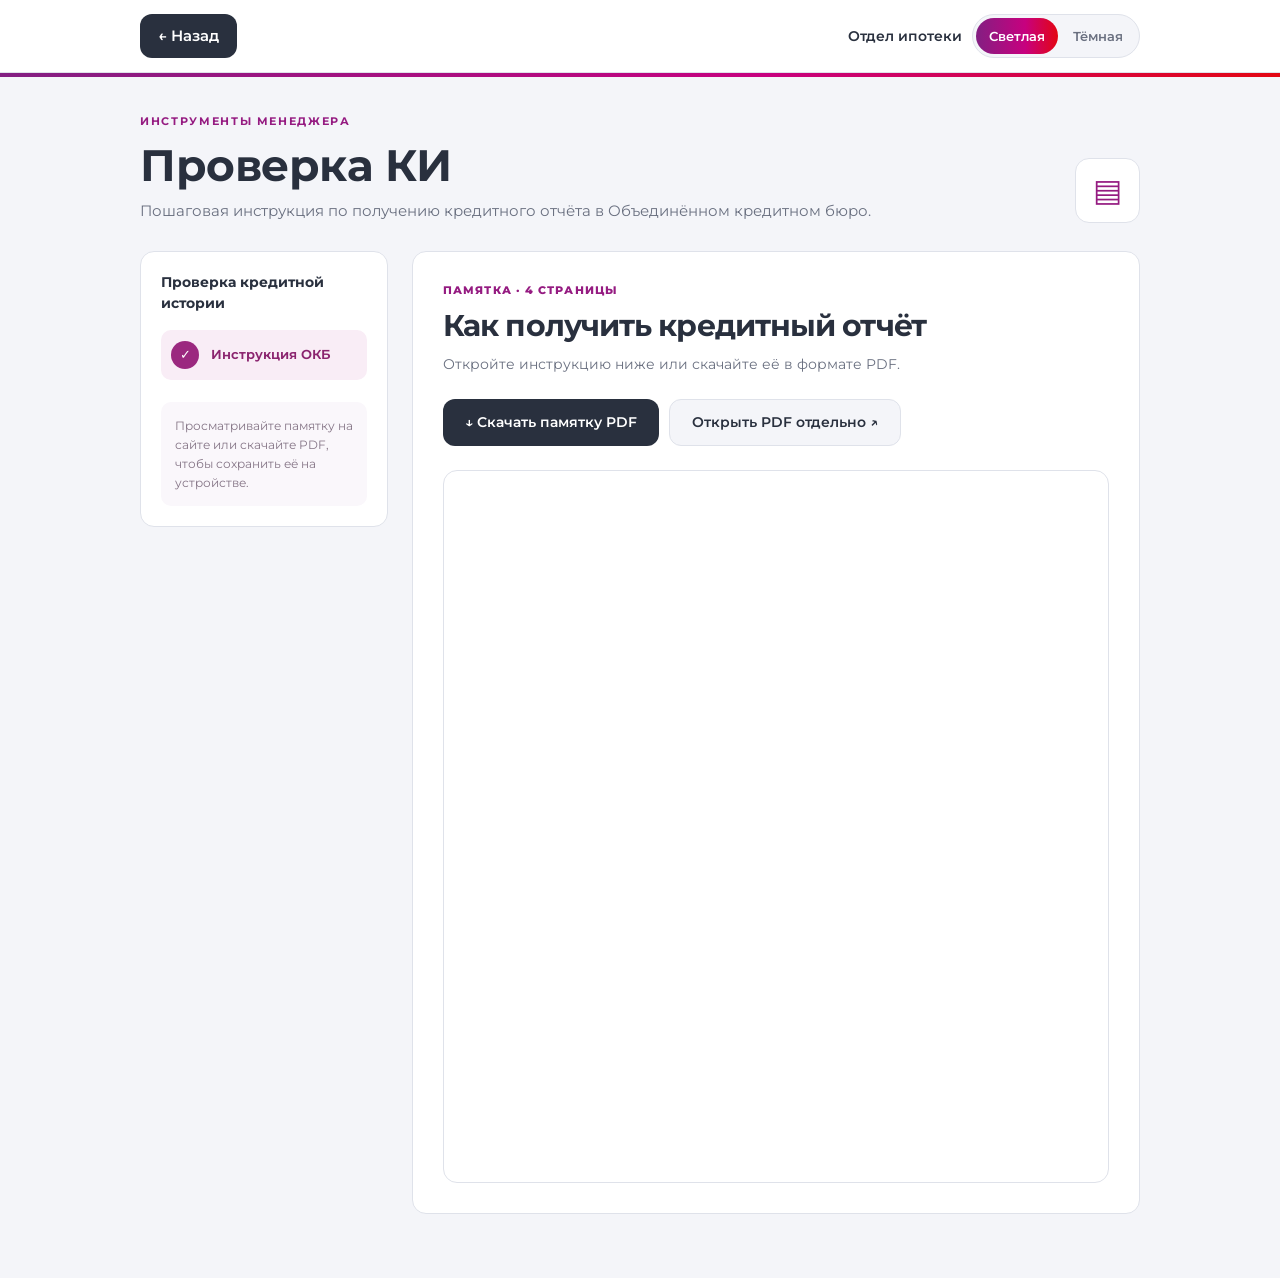
<file: credit-history.html>
<!doctype html><html lang="ru"><head><link rel="icon" type="image/png" href="https://mikhailshevelev-dotcom.github.io/UOiI/favicon.png"><meta charset="utf-8"><meta name="viewport" content="width=device-width,initial-scale=1">
<title>Проверка КИ — База знаний отдела ипотеки</title>
<script src="./site-theme.js?v=5"></script>
<link rel="preconnect" href="https://fonts.googleapis.com"><link rel="preconnect" href="https://fonts.gstatic.com" crossorigin><link href="https://fonts.googleapis.com/css2?family=Montserrat:wght@400;500;600;700&display=swap" rel="stylesheet">
<style>
:root{--ink:#261e2c;--muted:#766b79;--accent:#9b287f;--bg:#f8f6f8;--line:#e9e3ea;--shadow:0 18px 55px rgba(72,32,67,.08);color-scheme:light}
*{box-sizing:border-box}
body{margin:0;background:var(--bg);color:var(--ink);font-family:Inter,Montserrat,"Segoe UI",Arial,sans-serif;line-height:1.5}
a{color:inherit}
button{font:inherit}
header{background:#fff;border-bottom:1px solid var(--line)}
.headinner{max-width:1160px;margin:auto;padding:18px 24px;display:flex;justify-content:space-between;align-items:center;gap:16px}
.back{color:#7f4773;text-decoration:none;font-size:13px;font-weight:700}
.headtools{display:flex;align-items:center;gap:12px}
.wordmark{font-weight:850;letter-spacing:.08em;text-transform:uppercase;font-size:13px;color:#a02a82}
#theme{font-size:13px;font-weight:700;color:var(--accent);background:#f6edf4;border:1px solid #e5d0df;padding:10px 14px;border-radius:11px;cursor:pointer;white-space:nowrap}
.page{max-width:1160px;margin:0 auto;padding:34px 24px 70px}
.eyebrow{text-transform:uppercase;letter-spacing:.15em;font-size:11px;color:#a02a82;font-weight:850;margin-bottom:10px}
.pagehead{display:flex;align-items:flex-end;justify-content:space-between;gap:22px;margin-bottom:28px}
.pagehead h1{font-size:clamp(29px,4vw,48px);line-height:1.08;letter-spacing:-.035em;margin:0 0 12px}
.pagehead p{margin:0;color:var(--muted);font-size:15px}
.softmark{width:65px;height:65px;background:#f5e7f1;border-radius:22px;display:grid;place-items:center;color:var(--accent);font-size:31px;flex-shrink:0}
.layout{display:grid;grid-template-columns:248px minmax(0,1fr);gap:24px;align-items:start}
.sidebar{background:#fff;border:1px solid var(--line);border-radius:21px;padding:20px;box-shadow:0 4px 22px #55294a06}
.sidebar h3{font-size:14px;margin:0 0 16px}
.navstep{display:flex;gap:12px;align-items:center;padding:11px 10px;border-radius:11px;background:#f9edf6;color:#8b246f;font-size:13px;font-weight:650}
.navstep .dot{width:28px;height:28px;border-radius:50%;display:grid;place-items:center;background:#9b287f;color:white;flex-shrink:0}
.sidetip{margin-top:22px;padding:14px;border-radius:12px;background:#faf7fb;color:#857586;font-size:12px;line-height:1.6}
.panel{background:#fff;border:1px solid var(--line);border-radius:24px;padding:30px;box-shadow:var(--shadow)}
.counter{color:var(--accent);font-weight:800;letter-spacing:.1em;text-transform:uppercase;font-size:11px}
.panel h2{font-size:clamp(23px,3vw,30px);letter-spacing:-.03em;line-height:1.2;margin:10px 0 10px}
.intro{color:var(--muted);font-size:14px;margin:0 0 24px}
.actions{display:flex;flex-wrap:wrap;gap:10px;margin-bottom:24px}
.btn{display:inline-flex;align-items:center;justify-content:center;gap:9px;min-height:49px;border:0;border-radius:12px;padding:13px 22px;background:#9b287f;color:white;text-decoration:none;font-size:14px;font-weight:750}
.btn:hover{filter:brightness(.97)}
.btn.secondary{background:#f3eef3;color:#5d4760}
.viewer{overflow:hidden;background:#fff;border:1px solid var(--line);border-radius:15px}
iframe{width:100%;height:min(79vh,1010px);min-height:560px;border:0;display:block}
:root[data-theme="dark"]{--ink:#f0edf3;--muted:#b7aab8;--accent:#e389c6;--bg:#1b2029;--line:#42404e;--shadow:0 18px 55px rgba(0,0,0,.12);color-scheme:dark}
:root[data-theme="dark"] header,:root[data-theme="dark"] .sidebar,:root[data-theme="dark"] .panel,:root[data-theme="dark"] .viewer{background:#262b36;border-color:var(--line);color:var(--ink)}
:root[data-theme="dark"] .back,:root[data-theme="dark"] .wordmark,:root[data-theme="dark"] .eyebrow,:root[data-theme="dark"] .counter{color:#e389c6}
:root[data-theme="dark"] #theme{background:#35283a;border-color:#5b3e57;color:#efb1dd}
:root[data-theme="dark"] .navstep,:root[data-theme="dark"] .sidetip,:root[data-theme="dark"] .softmark,:root[data-theme="dark"] .btn.secondary{background:#372d3d;color:#e0d0e1}
:root[data-theme="dark"] .navstep .dot{background:#b74291}
:root[data-theme="dark"] .btn{background:#a42c86;color:#fff}
:root[data-theme="dark"] .btn.secondary{color:#f2ddeb}
@media(max-width:820px){.layout{grid-template-columns:1fr}.sidebar{padding:15px}.sidebar h3,.sidetip{display:none}.page{padding:22px 14px 45px}.panel{padding:24px 19px}.navstep{width:max-content}}
@media(max-width:560px){.softmark{display:none}.wordmark{font-size:10px}.headtools{gap:6px}#theme{padding:9px;font-size:12px}.actions .btn{width:100%}.panel{padding:19px 13px}iframe{min-height:70vh}}
@media print{header,.pagehead,.sidebar,.actions{display:none!important}.page{max-width:none;padding:0}.layout{display:block}.panel{padding:0;border:0;box-shadow:none}}
</style>
<link rel="stylesheet" href="./site-consistency.css?v=1"><link rel="stylesheet" href="./uoii-reference-style.css?v=2"></head><body>
<header><div class="headinner"><a class="back" href="./#home" data-site-back aria-label="Вернуться назад">← Назад</a><div class="headtools"><span class="wordmark">Отдел ипотеки</span><div class="sw" role="group" aria-label="Тема оформления"><button type="button" data-t="light" aria-pressed="true">Светлая</button><button type="button" data-t="dark" aria-pressed="false">Тёмная</button></div></div></div></header><div class="stripe" aria-hidden="true"></div>
<main class="page">
<div class="pagehead"><div><div class="eyebrow">Инструменты менеджера</div><h1>Проверка КИ</h1><p>Пошаговая инструкция по получению кредитного отчёта в Объединённом кредитном бюро.</p></div><div class="softmark">▤</div></div>
<div class="layout">
<aside class="sidebar"><h3>Проверка кредитной истории</h3><div class="navstep"><span class="dot">✓</span><span>Инструкция ОКБ</span></div><div class="sidetip">Просматривайте памятку на сайте или скачайте PDF, чтобы сохранить её на устройстве.</div></aside>
<section class="panel"><div class="counter">Памятка · 4 страницы</div><h2>Как получить кредитный отчёт</h2><p class="intro">Откройте инструкцию ниже или скачайте её в формате PDF.</p>
<div class="actions">
<a class="btn" href="https://drive.google.com/uc?export=download&amp;id=1TnuKHKsb6JeGZhENaNzciDAf6YF5m4E4" target="_blank" rel="noopener">↓ Скачать памятку PDF</a>
<a class="btn secondary" href="https://drive.google.com/file/d/1TnuKHKsb6JeGZhENaNzciDAf6YF5m4E4/view" target="_blank" rel="noopener">Открыть PDF отдельно ↗</a>
</div>
<div class="viewer"><iframe src="https://drive.google.com/file/d/1TnuKHKsb6JeGZhENaNzciDAf6YF5m4E4/preview" title="Памятка: как получить кредитный отчёт в ОКБ"></iframe></div>
</section></div></main></body></html>
</file>
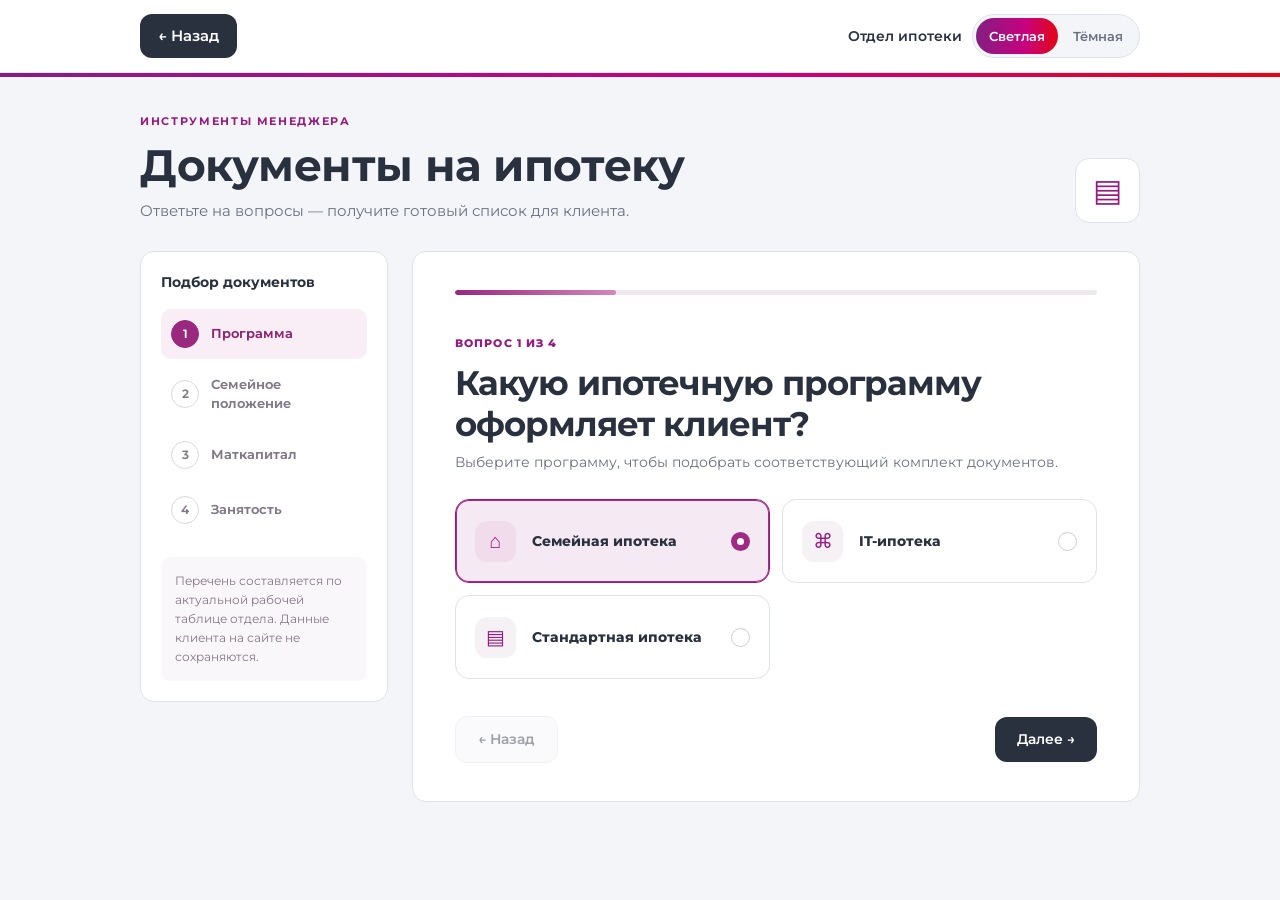
<file: documents.html>
<!DOCTYPE html>
<html lang="ru"><head><link rel="icon" type="image/png" href="https://mikhailshevelev-dotcom.github.io/UOiI/favicon.png"><meta charset="utf-8"><meta name="viewport" content="width=device-width, initial-scale=1">
<title>Документы на ипотеку — подбор для клиента</title>
<script src="./site-theme.js?v=5"></script>
<link rel="preconnect" href="https://fonts.googleapis.com"><link rel="preconnect" href="https://fonts.gstatic.com" crossorigin><link href="https://fonts.googleapis.com/css2?family=Montserrat:wght@400;500;600;700&display=swap" rel="stylesheet">
<style>
:root{--ink:#261e2c;--muted:#766b79;--accent:#9b287f;--accent2:#cb68ac;--bg:#f8f6f8;--line:#e9e3ea;--white:#fff;--shadow:0 18px 55px rgba(72,32,67,.08)}
*{box-sizing:border-box}body{margin:0;background:var(--bg);color:var(--ink);font-family:Inter,Montserrat,"Segoe UI",Arial,sans-serif;line-height:1.5}button{font:inherit}header{background:white;border-bottom:1px solid var(--line)}.headinner{max-width:1160px;margin:auto;padding:18px 24px;display:flex;justify-content:space-between;align-items:center;gap:16px}.back{color:#7f4773;text-decoration:none;font-weight:700;font-size:13px}.wordmark{font-weight:850;letter-spacing:.08em;text-transform:uppercase;font-size:13px;color:#a02a82}.page{max-width:1160px;margin:0 auto;padding:34px 24px 70px}.eyebrow{text-transform:uppercase;letter-spacing:.15em;font-size:11px;color:#a02a82;font-weight:850;margin-bottom:10px}.pagehead{display:flex;align-items:flex-end;justify-content:space-between;gap:22px;margin-bottom:28px}.pagehead h1{font-size:clamp(29px,4vw,48px);line-height:1.08;letter-spacing:-.035em;margin:0 0 12px}.pagehead p{margin:0;color:var(--muted);font-size:15px}.softmark{width:65px;height:65px;background:#f5e7f1;border-radius:22px;display:grid;place-items:center;color:var(--accent);font-size:31px;flex-shrink:0}
.layout{display:grid;grid-template-columns:248px minmax(0,1fr);gap:24px;align-items:start}.sidebar{background:#fff;border:1px solid var(--line);border-radius:21px;padding:20px;box-shadow:0 4px 22px #55294a06;position:sticky;top:20px}.sidebar h3{margin:0 0 16px;font-size:14px}.steps{display:grid;gap:5px}.navstep{display:flex;gap:12px;align-items:center;padding:11px 10px;border-radius:11px;color:#817887;font-size:13px;font-weight:650}.navstep .dot{display:grid;place-items:center;border:1px solid #ded5df;width:28px;height:28px;border-radius:50%;flex-shrink:0;font-size:12px;background:#fff}.navstep.current{background:#f9edf6;color:#8b246f}.navstep.current .dot{background:#9b287f;color:white;border-color:#9b287f}.navstep.past{color:#534956}.navstep.past .dot{border-color:#d6a7c8;color:#9b287f;background:#fcf5fa}.sidetip{margin-top:22px;padding:14px;border-radius:12px;background:#faf7fb;color:#857586;font-size:12px;line-height:1.6}
.panel{background:#fff;border:1px solid var(--line);border-radius:24px;min-height:480px;padding:38px 42px;box-shadow:var(--shadow)}.progressline{height:5px;background:#efe9ef;border-radius:10px;overflow:hidden;margin-bottom:40px}.progressline>span{display:block;height:100%;background:linear-gradient(90deg,#9a277f,#d487b9);border-radius:10px;transition:width .25s}.counter{color:var(--accent);font-weight:800;letter-spacing:.1em;text-transform:uppercase;font-size:11px}.questiontitle{font-size:clamp(24px,3vw,34px);letter-spacing:-.03em;line-height:1.19;margin:12px 0 8px;font-weight:800}.questionhint{color:var(--muted);font-size:14px;margin:0 0 26px;max-width:620px}.choices{display:grid;grid-template-columns:repeat(2,minmax(0,1fr));gap:12px}.choice{min-height:84px;padding:19px;display:flex;align-items:center;gap:16px;border:1.5px solid var(--line);background:white;border-radius:15px;cursor:pointer;text-align:left;transition:.15s;color:#362a3a}.choice:hover{border-color:#d9a4ca;background:#fcf8fb}.choice.selected{border-color:#a82b87;background:#fcf2fa;box-shadow:inset 0 0 0 1px #a82b87}.choiceicon{display:grid;place-items:center;width:41px;height:41px;flex-shrink:0;border-radius:12px;background:#f5f1f5;color:#a02a82;font-size:20px}.choice.selected .choiceicon{background:#f0dcea}.choicetext{font-size:14px;font-weight:750;line-height:1.35;flex:1}.tick{margin-left:auto;width:19px;height:19px;border:1.5px solid #d7c9d5;border-radius:50%;flex-shrink:0}.choice.selected .tick{border:6px solid #a02a82;background:white}.footnav{display:flex;justify-content:space-between;align-items:center;gap:10px;margin-top:37px}.btn{display:inline-flex;align-items:center;justify-content:center;gap:9px;border:0;border-radius:12px;padding:13px 22px;min-height:49px;font-size:14px;font-weight:750;cursor:pointer;background:var(--accent);color:white;text-decoration:none}.btn.secondary{background:#f3eef3;color:#5d4760}.btn.outline{background:white;border:1px solid #dbcfdd;color:#8e2d76}.btn:disabled{opacity:.45;cursor:not-allowed}.btn:hover:not(:disabled){filter:brightness(.97)}.hintbox{padding:15px 18px;background:#fbf7fa;border-left:3px solid #ba79ac;border-radius:10px;font-size:13px;color:#66596a;margin-top:18px}.hidden{display:none!important}.summary{margin-top:0;background:#fff;border:1px solid var(--line);border-radius:24px;box-shadow:var(--shadow);overflow:hidden}.summaryheader{padding:32px 38px;background:linear-gradient(120deg,#fdf7fb,#fff);border-bottom:1px solid var(--line)}.summaryheader h2{font-size:30px;line-height:1.15;margin:7px 0 12px;letter-spacing:-.025em}.chips{display:flex;gap:8px;flex-wrap:wrap}.chip{background:white;border:1px solid #eadde8;color:#7d426f;border-radius:100px;padding:5px 11px;font-size:12px;font-weight:650}.summarybody{padding:25px 38px}.resultactions{display:flex;flex-wrap:wrap;gap:10px;margin-bottom:24px}.resultnote{color:var(--muted);font-size:13px;line-height:1.6;margin:0 0 16px}.section{padding:20px 0 12px;border-top:1px solid var(--line)}.section:first-of-type{border-top:0}.section h3{font-size:17px;margin:0 0 13px}.doc{display:flex;align-items:flex-start;gap:12px;padding:9px 0;font-size:14px;white-space:pre-wrap}.doc:before{content:"•";color:#ab3e89;font-weight:900;flex-shrink:0}.client-notes{margin-top:22px;padding:21px 22px;background:#fdf2fa;border:1px solid #e4c1dc;border-left:5px solid #a52e86;border-radius:15px;break-inside:avoid}.client-notes h3{margin:0 0 10px;color:#84216c;font-size:18px}.client-notes p{white-space:pre-wrap;font-size:14px;line-height:1.65;margin:12px 0 0;color:#49384c}.client-notes p+p{border-top:1px solid #e9cfe2;padding-top:12px}.footerhint{font-size:12px;color:#807383;line-height:1.6;margin:18px 0 0}.toast{position:fixed;bottom:22px;right:22px;background:#312436;color:#fff;padding:12px 17px;border-radius:12px;z-index:3;box-shadow:var(--shadow);font-size:13px}.mini{color:#a02a82;font-size:12px;font-weight:700}
@media(max-width:820px){.layout{grid-template-columns:1fr}.sidebar{position:static;padding:15px}.sidebar h3,.sidetip{display:none}.steps{display:flex;overflow:auto}.navstep{min-width:max-content;font-size:12px}.page{padding:22px 14px 45px}.panel{padding:25px 19px;min-height:410px}.summaryheader,.summarybody{padding:24px 20px}}
@media(max-width:560px){.pagehead{align-items:center}.softmark{display:none}.choices{grid-template-columns:1fr}.choice{min-height:70px}.footnav .btn{flex:1}.resultactions .btn{width:100%}.summaryheader h2{font-size:24px}}
@media print{header,.pagehead,.sidebar,.panel,.resultactions,.footerhint,.resultnote{display:none!important}body{background:white}.page{padding:0;max-width:none}.layout{display:block}.summary{box-shadow:none;border:0}.summaryheader{padding:8px 0 15px;background:white}.summarybody{padding:0}.doc{padding:4px 0}.doc span{color:#222!important}.client-notes{background:#fff6fc!important;border-color:#d5a4c6!important;-webkit-print-color-adjust:exact;print-color-adjust:exact}.section{break-inside:avoid}@page{size:A4;margin:15mm}}
.headtools{display:flex;align-items:center;gap:12px}
#theme{font-size:13px;font-weight:700;font-family:inherit;color:var(--accent);background:#f6edf4;border:1px solid #e5d0df;padding:10px 14px;border-radius:11px;cursor:pointer;white-space:nowrap}
:root[data-theme="dark"]{--ink:#f0edf3;--muted:#b7aab8;--accent:#e389c6;--accent2:#d68dbb;--bg:#1b2029;--line:#42404e;--white:#262b36;--shadow:0 18px 55px rgba(0,0,0,.12);color-scheme:dark}
:root[data-theme="dark"] header,:root[data-theme="dark"] .sidebar,:root[data-theme="dark"] .panel,:root[data-theme="dark"] .summary,:root[data-theme="dark"] .choice,:root[data-theme="dark"] .chip,:root[data-theme="dark"] .choice .tick{background:#262b36;color:#f0edf3;border-color:#42404e}
:root[data-theme="dark"] .wordmark,:root[data-theme="dark"] .back,:root[data-theme="dark"] .eyebrow,:root[data-theme="dark"] .counter,:root[data-theme="dark"] .mini{color:#e389c6}
:root[data-theme="dark"] #theme{background:#35283a;border-color:#5b3e57;color:#efb1dd}
:root[data-theme="dark"] .sidetip,:root[data-theme="dark"] .navstep.current,:root[data-theme="dark"] .choiceicon,:root[data-theme="dark"] .softmark,:root[data-theme="dark"] .btn.secondary{background:#372d3d;color:#e0d0e1}
:root[data-theme="dark"] .navstep,:root[data-theme="dark"] .navstep.past,:root[data-theme="dark"] .resultnote,:root[data-theme="dark"] .footerhint{color:#c1b5c5}
:root[data-theme="dark"] .navstep.current{color:#f0c4e6}
:root[data-theme="dark"] .navstep.current .dot{background:#b74291;color:#fff;border-color:#b74291}
:root[data-theme="dark"] .choice:hover{border-color:#b46c9f;background:#332b39}
:root[data-theme="dark"] .choice.selected{background:#423048;border-color:#e389c6;box-shadow:inset 0 0 0 1px #e389c6}
:root[data-theme="dark"] .choice.selected .choiceicon{background:#60405a;color:#f4b9e2}
:root[data-theme="dark"] .choice.selected .tick{border-color:#e389c6}
:root[data-theme="dark"] .btn{background:#a42c86;color:white}
:root[data-theme="dark"] .btn.secondary{color:#f2ddeb}
:root[data-theme="dark"] .btn.outline{background:#292d39;color:#f0b1dd;border-color:#654962}
:root[data-theme="dark"] .summaryheader{background:linear-gradient(120deg,#372b3d,#262b36)}
:root[data-theme="dark"] .chip{color:#eec2de;background:#342c39}
:root[data-theme="dark"] .client-notes{background:#3a2a3b;border-color:#754666;border-left-color:#e389c6}
:root[data-theme="dark"] .client-notes h3{color:#f0b7dd}
:root[data-theme="dark"] .client-notes p{color:#f0e5ef}
:root[data-theme="dark"] .client-notes p+p{border-top-color:#64445d}
.download-guide h4{margin:16px 0 6px;font-size:15px}
.download-guide ol{margin:0;padding-inline-start:1.5em}
.download-guide li+li{margin-top:5px}
.download-guide a{color:var(--accent);text-decoration:underline}
:root[data-theme="dark"] .doc:before{color:#e389c6}
:root[data-theme="dark"] .progressline{background:#47404b}
@media(max-width:560px){.headtools{gap:6px}.wordmark{font-size:10px}#theme{padding:9px;font-size:12px}}
@media print{:root[data-theme="dark"] body{background:white!important;color:#161616!important}:root[data-theme="dark"] .summary,:root[data-theme="dark"] .summaryheader,:root[data-theme="dark"] .summarybody,:root[data-theme="dark"] .section{background:white!important;color:#161616!important}:root[data-theme="dark"] .chip{background:#eee!important;color:#222!important}:root[data-theme="dark"] .client-notes{background:#fff6fc!important;color:#222!important}:root[data-theme="dark"] .client-notes h3,:root[data-theme="dark"] .client-notes p{color:#222!important}}
</style>
<link rel="stylesheet" href="./site-consistency.css?v=1"><link rel="stylesheet" href="./uoii-reference-style.css?v=2"></head><body><header><div class="headinner"><a class="back" href="./#home" data-site-back aria-label="Вернуться назад">← Назад</a><div class="headtools"><span class="wordmark">Отдел ипотеки</span><div class="sw" role="group" aria-label="Тема оформления"><button type="button" data-t="light" aria-pressed="true">Светлая</button><button type="button" data-t="dark" aria-pressed="false">Тёмная</button></div></div></div></header><div class="stripe" aria-hidden="true"></div><main class="page"><div class="pagehead"><div><div class="eyebrow">Инструменты менеджера</div><h1>Документы на ипотеку</h1><p>Ответьте на вопросы — получите готовый список для клиента.</p></div><div class="softmark">▤</div></div><div class="layout"><aside class="sidebar"><h3>Подбор документов</h3><div class="steps" id="steps"></div><div class="sidetip">Перечень составляется по актуальной рабочей таблице отдела. Данные клиента на сайте не сохраняются.</div></aside><div><section class="panel" id="questionnaire"><div class="progressline"><span id="progress"></span></div><div id="questions"></div></section><section class="summary hidden" id="result"></section></div></div></main>
<script src="./documents-data.js?v=20261127-1"></script>
<script>

const D=window.DOCUMENT_RULES;
const state={program:"family",marital:"single",citizenship:"rf",spouse:"no",spouseCitizenship:"rf",job:"official",spouseIncome:"no",spouseJob:"official",capital:"no",ip:"usn",idx:0,done:new Set()};
const $=s=>document.querySelector(s);
const guideHeading="Как выгрузить документы из Госуслуг";
const esc=v=>String(v??"").replace(/[&<>"']/g,c=>({"&":"&amp;","<":"&lt;",">":"&gt;",'"':"&quot;","'":"&#39;"}[c]));
const labels={family:"Семейная ипотека",it:"IT-ипотека",standard:"Стандартная ипотека",official:"По найму · официальный доход",partial:"По найму · доход частично неофициальный",company:"ООО",ip_usn:"ИП · УСН",ip_patent:"ИП · патент",self:"Самозанятый"};
function qs(){
 const q=[
 {key:"program",title:"Какую ипотечную программу оформляет клиент?",hint:"Выберите программу, чтобы подобрать соответствующий комплект документов.",opts:[["family","Семейная ипотека","⌂"],["it","IT-ипотека","⌘"],["standard","Стандартная ипотека","▤"]]},
 {key:"marital",title:"Какое семейное положение у клиента?",hint:"Для супругов могут потребоваться дополнительные документы.",opts:[["single","Не состоит в браке","◯"],["married","Состоит в браке","♡"]]}
 ];
 if(state.program==="standard")q.push({key:"citizenship",title:"Какое гражданство у заёмщика?",hint:"В источнике есть отдельный комплект для иностранного гражданина.",opts:[["rf","Гражданство РФ","▣"],["foreign","Иностранное гражданство","◎"]]});
 if(state.marital==="married"&&state.program!=="family")q.push({key:"spouse",title:"Будет ли второй супруг (супруга) участвовать в заявке?",hint:"При участии обоих супругов необходимые документы будут добавлены в итоговый список.",opts:[["yes","Да, будет участвовать","✓"],["no","Нет","×"]]});
 if(state.program==="standard"&&state.marital==="married"&&state.spouse==="yes"&&state.citizenship==="foreign")q.push({key:"spouseCitizenship",title:"Какое гражданство у второго участника сделки (супруга или супруги)?",hint:"Перечень документов зависит от гражданства второго участника сделки.",opts:[["rf","Гражданство РФ","▣"],["foreign","Иностранное гражданство","◎"]]});
 if(state.program==="family")q.push({key:"capital",title:"Материнский капитал используется в первоначальном взносе?",hint:"При использовании маткапитала потребуются дополнительные документы.",opts:[["yes","Да, используем","✓"],["no","Нет","×"]]});
 const employmentChoices=state.program==="it"?[["official","По найму · официальный доход","▤"],["partial","По найму · доход частично неофициальный","▥"]]:[["official","По найму · официальный доход","▤"],["partial","По найму · доход частично неофициальный","▥"],["company","ООО","▦"],["ip_usn","ИП · УСН","◈"],["ip_patent","ИП · патент","◈"],["self","Самозанятый","◇"]];
 q.push({key:"job",title:"Как заёмщик подтверждает занятость и доход?",hint:state.program==="it"?"В таблице для IT-ипотеки указаны два варианта подтверждения дохода.":"Выберите подходящую категорию занятости.",opts:employmentChoices});
 const bothSpouses=state.marital==="married"&&(state.program==="family"||state.spouse==="yes");
 if(bothSpouses){
   q.push({key:"spouseIncome",title:"Будет ли супруг(а) подтверждать доход?",hint:"Если доход второго участника сделки учитывается в заявке, добавим его подтверждающие документы.",opts:[["yes","Да, с подтверждением дохода","✓"],["no","Нет, без подтверждения дохода","×"]]});
   if(state.spouseIncome==="yes")q.push({key:"spouseJob",title:"Какой формат занятости у созаёмщика (супруга или супруги)?",hint:"Выберите вариант занятости второго участника сделки. Документы для него появятся отдельным блоком.",opts:employmentChoices});
 }
 return q;
}
function showStep(){
 const questions=qs();state.idx=Math.min(state.idx,questions.length-1);const q=questions[state.idx];$('#result').classList.add('hidden');$('#questionnaire').classList.remove('hidden');
 $('#progress').style.width=Math.round((state.idx+1)/questions.length*100)+"%";
 $('#steps').innerHTML=questions.map((x,i)=>'<div class="navstep '+(i===state.idx?'current':i<state.idx?'past':'')+'"><span class="dot">'+(i<state.idx?'✓':i+1)+'</span><span>'+esc(x.key==="program"?"Программа":x.key==="marital"?"Семейное положение":x.key==="job"?"Занятость":x.key==="citizenship"?"Гражданство":x.key==="capital"?"Маткапитал":x.key==="spouseCitizenship"?"Гражданство второго участника":x.key==="spouseIncome"?"Доход созаёмщика":x.key==="spouseJob"?"Занятость созаёмщика":"Участие второго участника")+'</span></div>').join('');
 const body='<div class="counter">Вопрос '+(state.idx+1)+' из '+questions.length+'</div><h2 class="questiontitle">'+esc(q.title)+'</h2><p class="questionhint">'+esc(q.hint)+'</p><div class="choices">'+q.opts.map(([val,name,icon])=>'<button class="choice '+(state[q.key]===val?'selected':'')+'" type="button" data-value="'+esc(val)+'"><span class="choiceicon">'+esc(icon)+'</span><span class="choicetext">'+esc(name)+'</span><span class="tick"></span></button>').join('')+'</div><div class="footnav"><button type="button" class="btn secondary" id="prev" '+(state.idx===0?'disabled':'')+'>← Назад</button><button type="button" class="btn" id="next">'+(state.idx===questions.length-1?'Сформировать список →':'Далее →')+'</button></div>';
 $('#questions').innerHTML=body;
 document.querySelectorAll('.choice').forEach(el=>el.onclick=()=>{state[q.key]=el.dataset.value;if(q.key==="program"){state.job="official";state.spouseJob="official";state.spouseIncome="no"}if(q.key==="marital"&&state.marital==="single"){state.spouse="no";state.spouseIncome="no"}if(q.key==="spouse"&&state.spouse==="no")state.spouseIncome="no";showStep()});
 $('#prev').onclick=()=>{if(state.idx>0){state.idx--;showStep()}};
 $('#next').onclick=()=>{if(state.idx===qs().length-1)showResult();else{state.idx++;showStep()}};
}
function splitSource(raw){const text=String(raw||"").trim(),cut=text.search(/\n\s*Имейте в виду, что в дальнейшем для сделки потребуется:|\n\s*Примечание:/i);return cut>=0?{list:text.slice(0,cut).trim(),more:text.slice(cut).trim()}:{list:text,more:""}}
function lines(raw){return raw.split(/\r?\n/).map(x=>x.trim()).filter(Boolean).map(x=>x.replace(/^[-•]\s*/,"").trim()).map(x=>x.replace(/^([а-яё])/u,(_,letter)=>letter.toLocaleUpperCase("ru-RU")))}
function docGroups(){
 const p=D.programs[state.program];let personal="";
 // Тексты про условия участия супруга — правила опроса, а не текст клиентской памятки.
 if(state.program==="family")personal=state.marital==="single"?p.personal.single:p.personal.married;
 if(state.program==="it")personal=state.marital==="single"?p.personal.single:p.personal.married;
 if(state.program==="standard")personal=state.citizenship==="foreign"?p.personal.foreign:(state.marital==="married"?p.personal.married:p.personal.single);
 const a=splitSource(personal),b=splitSource(p.employment[state.job]);
 const personalDocs=lines(a.list).filter(x=>state.program!=="family"||state.capital==="yes"||!/выписка об остатке по материнскому капиталу|сертификат (?:на|по) материнскому капиталу/i.test(x));
 const groups=[{title:"Личные документы",docs:personalDocs}];
 if(state.marital==="married"&&state.spouse==="yes"&&state.program!=="family"){
   const rf=["Номер телефона супруга или супруги, привязанный к Госуслугам","Паспорт супруга или супруги — все страницы, включая пустые (9 разворотов)","СНИЛС супруга или супруги","ИНН супруга или супруги"];
   const foreign=lines(D.programs.standard.personal.foreign).map(x=>x.replace(/иностранного гражданина/i,"второго участника сделки — иностранного гражданина"));
   const spouseDocs=state.program==="standard"&&state.citizenship==="foreign"&&state.spouseCitizenship==="foreign"?foreign:rf;
   groups.push({title:"Документы второго участника сделки (супруга или супруги)",docs:spouseDocs});
 }
 groups.push({title:"Занятость и подтверждение дохода заёмщика",docs:lines(b.list)});
 const hasSecondIncome=state.marital==="married"&&(state.program==="family"||state.spouse==="yes")&&state.spouseIncome==="yes";
 const spouseWork=hasSecondIncome?splitSource(p.employment[state.spouseJob]):null;
 if(spouseWork)groups.push({title:"Занятость и подтверждение дохода созаёмщика (супруга или супруги)",docs:lines(spouseWork.list)});
 // Исключаем повторный запрос одного и того же документа в разных блоках.
 for(const group of groups){
   const seen=new Set();
   group.docs=group.docs.filter(doc=>{
     const key=doc.replace(/[.;]+$/g,"").replace(/\s+/g," ").trim().toLocaleLowerCase("ru-RU");
     if(seen.has(key))return false;
     seen.add(key);return true;
   });
 }
 const familySpouseNote=state.program==="family"&&state.marital==="married"?"С 01.02.2026 оба супруга обязаны участвовать в кредитном договоре по семейной ипотеке. Исключение — супруг(а), являющийся нерезидентом.":"";
 const requestedDocs=groups.flatMap(group=>group.docs);
 const guides=D.downloadGuides.filter(guide=>requestedDocs.some(doc=>doc.startsWith(guide.document)));
 return {groups,guides,notes:[familySpouseNote,a.more,b.more,spouseWork?.more].filter(Boolean).filter((note,i,all)=>all.indexOf(note)===i)};
}
let current=null;
function guideStep({text,link},html=false){
 const intro=html?esc(text):text;
 if(!link)return intro;
 const reference=html
   ? `<a href="${esc(link.url)}" target="_blank" rel="noopener noreferrer">${esc(link.label)}</a>`
   : `${link.label} (${link.url})`;
 return `${intro} ${reference}.`;
}
function copyList(){
 let result="Документы для подачи заявки на ипотеку\n"+labels[state.program]+"\n\n";
 for(const g of current.groups){if(g.docs.length)result+=g.title+":\n"+g.docs.map(x=>"• "+x).join("\n")+"\n\n"}
 if(current.guides.length){
   const instructions=current.guides.map(guide=>guide.title+"\n"+
     guide.steps.map((step,index)=>`${index+1}. ${guideStep(step)}`).join("\n"));
   result+=guideHeading+"\n\n"+instructions.join("\n\n")+"\n\n";
 }
 if(current.notes.length)result+="ВАЖНО ДЛЯ КЛИЕНТА — ДОПОЛНИТЕЛЬНЫЕ УСЛОВИЯ И ИНСТРУКЦИИ\n"+current.notes.join("\n\n")+"\n\n";
 return result.trim();
}
function toast(msg){const div=document.createElement('div');div.className="toast";div.textContent=msg;document.body.append(div);setTimeout(()=>div.remove(),2200)}
function copy(t){const fallback=()=>{const a=document.createElement("textarea");a.value=t;document.body.append(a);a.select();document.execCommand("copy");a.remove();toast("Список скопирован")};navigator.clipboard?.writeText?navigator.clipboard.writeText(t).then(()=>toast("Список скопирован"),fallback):fallback()}
function showResult(){
 current=docGroups();$('#questionnaire').classList.add('hidden');$('#result').classList.remove('hidden');$('#steps').innerHTML='<div class="navstep past"><span class="dot">✓</span><span>Ответы получены</span></div><div class="navstep current"><span class="dot">✓</span><span>Список документов</span></div>';
 let html='<div class="summaryheader"><div class="eyebrow">Готово к отправке клиенту</div><h2>Список документов</h2><div class="chips"><span class="chip">'+esc(labels[state.program])+'</span><span class="chip">'+esc(state.marital==="married"?"В браке":"Не состоит в браке")+'</span><span class="chip">'+esc(labels[state.job])+'</span></div></div><div class="summarybody"><p class="resultnote">Список сформирован для отправки клиенту с учётом ответов на вопросы.</p><div class="resultactions"><button type="button" class="btn" id="copy">⧉ Скопировать для клиента</button><button type="button" class="btn secondary" id="pdf">↓ Сохранить PDF</button><button type="button" class="btn outline" id="edit">← Назад к вопросам</button></div>';
 current.groups.forEach(g=>{html+='<div class="section"><h3>'+esc(g.title)+'</h3>'+(g.docs.length?g.docs.map(d=>'<div class="doc"><span>'+esc(d)+'</span></div>').join(''):'<p class="resultnote">Перечень не указан в исходной таблице.</p>')+'</div>'});
 if(current.guides.length){
   const guides=current.guides.map(guide=>`<div><h4>${esc(guide.title)}</h4>
     <ol>${guide.steps.map(step=>`<li>${guideStep(step,true)}</li>`).join('')}</ol></div>`).join('');
   html+=`<section class="client-notes download-guide"><h3>${guideHeading}</h3>${guides}</section>`;
 }
 if(current.notes.length)html+='<section class="client-notes"><h3>Важно для клиента · Дополнительные условия и инструкции</h3>'+current.notes.map(s=>'<p>'+esc(s)+'</p>').join('')+'</section>';
 html+='<p class="footerhint">Перечень составлен по рабочей Google Таблице. Для нестандартных ситуаций необходимо подтвердить требования у ипотечного брокера. <a href="'+esc(D.source)+'" target="_blank" rel="noopener">Посмотреть источник ↗</a></p></div>';
 $('#result').innerHTML=html;
 
 $('#copy').onclick=()=>copy(copyList());$('#pdf').onclick=()=>window.print();$('#edit').onclick=()=>{state.idx=qs().length-1;showStep()};scrollTo({top:0,behavior:"smooth"});
}
showStep();
</script></body></html>
</file>
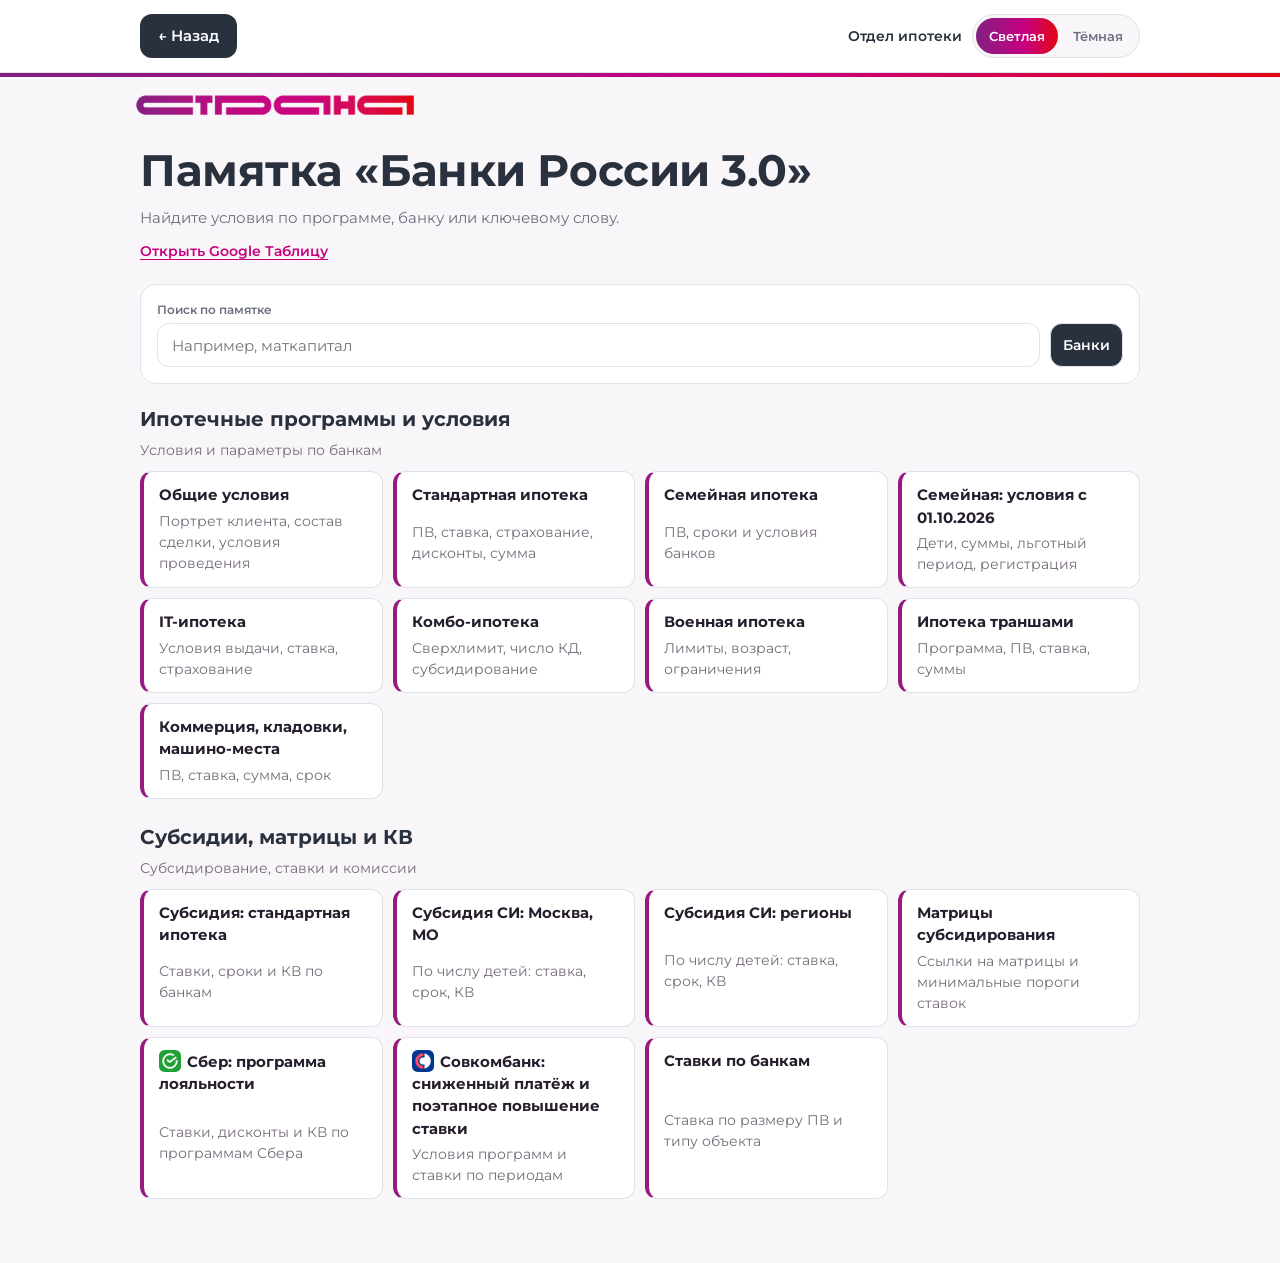
<file: memo-original.html>
<!DOCTYPE html>
<html lang="ru"><head><link rel="icon" type="image/png" href="https://mikhailshevelev-dotcom.github.io/UOiI/favicon.png"><meta charset="utf-8">
<meta name="viewport" content="width=device-width, initial-scale=1, viewport-fit=cover">
<title>Памятка «Банки России 3.0»</title>
<link rel="stylesheet" href="https://fonts.googleapis.com/css2?family=Montserrat:wght@400;500;600;700&subset=cyrillic&display=swap">
<script src="./site-theme.js?v=5"></script>
<style>
:root{--bg:#f3f4f8;--sf:#fff;--tx:#29303e;--mu:#6b7285;--bb:#951b81;--bl:#f5e9f3;--bm:#e0c6db;--fu:#c7017f;--fl:#fde6f2;--ln:#e3e5ed;--thb:#951b81;--gr:linear-gradient(120deg,#831f82,#c7017f 60%,#e30613);--sh:0 2px 10px rgba(41,48,62,.08);box-sizing:border-box;padding-top:env(safe-area-inset-top,0px);padding-bottom:env(safe-area-inset-bottom,0px);color-scheme:light}
@media (prefers-color-scheme:dark){:root:not([data-theme="light"]){--bg:#1c212b;--sf:#272d3a;--tx:#eceef4;--mu:#a3a9bb;--bb:#e08fd2;--bl:#3a2c3b;--bm:#5a4358;--fu:#f06bb4;--fl:#47263c;--ln:#363d4d;--thb:#7a1a6c;--sh:none;color-scheme:dark}}
:root[data-theme="dark"]{--bg:#1c212b;--sf:#272d3a;--tx:#eceef4;--mu:#a3a9bb;--bb:#e08fd2;--bl:#3a2c3b;--bm:#5a4358;--fu:#f06bb4;--fl:#47263c;--ln:#363d4d;--thb:#7a1a6c;--sh:none;color-scheme:dark}
*{box-sizing:border-box}
body{margin:0;background:var(--bg);color:var(--tx);font:15px/1.5 Montserrat,system-ui,-apple-system,"Segoe UI",Roboto,sans-serif}
a{color:var(--fu)}mark{background:var(--fl);color:var(--fu);border-radius:3px;padding:0 2px;font-weight:600}

body::before{content:"";position:fixed;inset:0 0 auto;height:env(safe-area-inset-top,0px);background:var(--bg);z-index:10}
.bar{display:flex;gap:8px;align-items:center;max-width:1200px;margin:auto;padding:10px 14px}
.logo{font-weight:700;color:var(--tx);text-decoration:none;white-space:nowrap;display:flex;align-items:center;gap:10px;font-size:14px}.brand{max-width:1200px;margin:auto;padding:16px 14px 6px}.brand img{height:30px;width:auto;display:block}.logo i{color:var(--fu);font-style:normal}
.sr{flex:1;position:relative}.sr input{width:100%;padding:10px 36px 10px 14px;border:1.5px solid var(--bm);border-radius:14px;background:var(--sf);color:var(--tx);font-family:inherit;font-size:inherit;outline:0}
.sr input:focus{border-color:var(--fu)}.sr button{position:absolute;right:6px;bottom:6px;border:0;background:var(--bl);color:var(--bb);width:26px;height:26px;border-radius:50%;cursor:pointer;display:none}
.btn{border:1.5px solid var(--bm);background:var(--sf);color:var(--bb);border-radius:14px;padding:9px 12px;font-family:inherit;font-size:inherit;font-weight:600;cursor:pointer;white-space:nowrap}
.btn b{background:var(--fu);color:#fff;border-radius:10px;padding:0 7px;margin-left:4px;font-size:12px}.btn.on{background:var(--bl)}
.panel{max-width:1200px;margin:auto;padding:0 14px 12px}.chips{display:flex;flex-wrap:wrap;gap:6px}
.chip{border:1px solid var(--bm);background:var(--sf);color:var(--tx);border-radius:20px;padding:4px 11px;font-family:inherit;font-size:inherit;font-size:13px;cursor:pointer}
.chip.on{background:var(--bb);color:#fff;border-color:var(--bb)}.lnk{background:none;border:0;color:var(--fu);font-family:inherit;font-size:inherit;cursor:pointer;padding:8px 0 0;font-weight:600}
main{max-width:1200px;margin:auto;padding:16px 14px 60px}
.hero{background:var(--gr);color:#fff;border-radius:22px;padding:22px;margin-bottom:18px}
.hero h1{margin:0 0 6px;font-size:24px;color:#fff}.hero p{margin:0;color:rgba(255,255,255,.9)}.st{display:flex;gap:10px;margin-top:14px;flex-wrap:wrap}
.st span{background:rgba(255,255,255,.95);color:#29303e;border-radius:12px;padding:6px 12px;font-size:13px;color:var(--mu)}.st b{color:var(--fu);font-size:16px}
.grp{margin:22px 0 10px}.grp h2{margin:0;font-size:17px;color:var(--bb)}.grp p{margin:0;color:var(--mu);font-size:13px}
.tiles{display:grid;grid-template-columns:repeat(auto-fill,minmax(230px,1fr));gap:10px}
.tile{display:block;text-decoration:none;color:var(--tx);background:var(--sf);border:1px solid var(--ln);border-left:4px solid var(--bb);border-radius:14px;padding:12px 14px;box-shadow:var(--sh)}
.g1 .tile,.g3 .tile{border-left-color:var(--fu)}.tile:hover{border-color:var(--fu)}.tile b{display:block}.tile small{color:var(--mu);display:block}.tile em{font-style:normal;color:var(--fu);font-size:12px;font-weight:600}
.back{display:inline-block;margin-bottom:10px;color:var(--bb);font-weight:600;text-decoration:none}
h2.sh{margin:6px 0 2px;color:var(--bb);font-size:21px}.sub{color:var(--mu);margin:0 0 10px}
.info{background:var(--bl);border-radius:12px;padding:8px 12px;margin:0 0 12px;font-size:13px;display:flex;gap:10px;align-items:center;flex-wrap:wrap}
.cards{display:grid;grid-template-columns:repeat(auto-fill,minmax(min(100%,340px),1fr));gap:12px;align-items:start}
.card{background:var(--sf);border:1px solid var(--ln);border-radius:16px;padding:14px;box-shadow:var(--sh)}
.card h3{margin:0 0 8px;font-size:16px;color:var(--bb);display:flex;gap:8px;align-items:center;flex-wrap:wrap}.card h3 small{background:var(--fl);color:var(--fu);border-radius:10px;padding:1px 8px;font-size:11px;font-weight:600}
dl{margin:0;display:grid;gap:7px}dl div{border-top:1px dashed var(--ln);padding-top:6px}dt{font-size:11.5px;color:var(--mu);text-transform:uppercase;letter-spacing:.02em}dd{margin:0;overflow-wrap:anywhere}
dl.more{margin-top:10px;border-top:2px solid var(--bm);padding-top:8px}
.pill{border-radius:10px;padding:1px 10px;font-weight:600;font-size:13px;background:var(--bl);color:var(--bb)}.pill.n{background:var(--ln);color:var(--mu)}.pill.s{background:var(--fu);color:#fff}
.note{background:var(--sf);border:1px solid var(--bm);border-left:4px solid var(--fu);border-radius:12px;padding:10px 14px;margin:0 0 12px;grid-column:1/-1}.note.h{font-weight:700;color:var(--bb);background:var(--bl);border-color:var(--bl)}
.tw{overflow-x:auto;background:var(--sf);border:1px solid var(--ln);border-radius:14px;max-height:75vh}
table{border-collapse:separate;border-spacing:0;font-size:14px;line-height:1.45;width:max-content;min-width:100%}tbody tr:nth-child(even) td{background:var(--bg)}tbody tr:hover td{background:var(--bl)}td.c{text-align:center}
th,td{border-bottom:1px solid var(--ln);border-right:1px solid var(--ln);padding:10px 12px;vertical-align:top;min-width:96px;max-width:320px}th{font-size:12.5px;line-height:1.3}
th{position:sticky;top:0;background:var(--thb);color:#fff;z-index:2;text-align:left}td:first-child,th:first-child{position:sticky;left:0;background:var(--sf);z-index:1;font-weight:600;min-width:120px;max-width:200px;box-shadow:2px 0 4px rgba(41,48,62,.06)}tbody tr:nth-child(even) td:first-child{background:var(--bg)}th:first-child{background:var(--thb);color:#fff;z-index:3}
tr.sub td{background:var(--fl);color:var(--fu);font-weight:700}td.x{color:var(--bm);text-align:center}td.span{max-width:none;white-space:normal;background:var(--bg)}
.empty{text-align:center;color:var(--mu);padding:40px 10px}
footer{color:var(--mu);font-size:12px;margin-top:22px}
@media (max-width:600px){.hero h1{font-size:20px}.logo span{display:none}}

.memo-return{position:sticky;top:0;z-index:12;padding:9px max(14px,calc((100vw - 1200px)/2 + 14px));background:var(--bg);border-bottom:1px solid var(--ln)}.memo-return a{display:inline-block;background:var(--sf);color:var(--bb);border:1px solid var(--bm);border-radius:12px;padding:8px 14px;text-decoration:none;font-weight:700;font-size:14px}.memo-return a:hover{border-color:var(--fu);color:var(--fu)}

#theme{margin-left:auto;min-width:86px}

/* Общий стиль страниц базы знаний, без изменений логики и сетки банков */
:root[data-theme="light"]{--bg:#f8f6f8;--sf:#fff;--tx:#261e2c;--mu:#766b79;--ln:#e9e3ea;--bb:#9b287f}
:root[data-theme="dark"]{--bg:#1b2029;--sf:#262b36;--tx:#f0edf3;--mu:#b7aab8;--ln:#42404e;--bb:#e389c6}
body{font-family:Inter,Montserrat,"Segoe UI",Arial,sans-serif}
.memo-return{position:sticky;top:0;z-index:12;display:flex;align-items:center;justify-content:space-between;gap:16px;min-height:70px;background:var(--sf);border-bottom:1px solid var(--ln);padding:14px max(24px,calc((100vw - 1160px)/2 + 24px))}
.memo-return a{background:none;border:0;color:var(--bb);border-radius:0;padding:0;font-size:13px}
.memo-headtools{display:flex;align-items:center;gap:12px}
.memo-wordmark{font-weight:850;letter-spacing:.08em;text-transform:uppercase;font-size:13px;color:var(--bb)}
.memo-theme{font-family:inherit;font-size:13px;font-weight:700;border-radius:11px;border:1px solid #e5d0df;color:#9b287f;background:#f6edf4;padding:10px 14px;cursor:pointer;white-space:nowrap}
.memo-theme:hover{border-color:#c88fbb;background:#f9edf6}
:root[data-theme="dark"] .memo-theme{background:#35283a;border-color:#5b3e57;color:#efb1dd}
.brand{max-width:1160px}
.brand img{height:24px}
.top{background:var(--bg);border-color:var(--ln)}
.bar,.panel,main{max-width:1160px}
.btn{border-radius:12px}
.sr input{background:var(--sf);border-color:var(--ln);color:var(--tx);border-radius:12px}
.hero{border-radius:24px}
.tile{border-radius:18px;border-color:var(--ln);background:var(--sf);box-shadow:0 7px 28px #31123508}
.tile:hover{box-shadow:0 15px 40px #31123512}
.chip{border-radius:14px}
@media(max-width:670px){.memo-return{padding:14px;min-height:62px}.memo-wordmark{font-size:10px}.memo-headtools{gap:7px}.memo-theme{padding:9px;font-size:12px}}
</style>
<link rel="stylesheet" href="./site-consistency.css?v=1"><link rel="stylesheet" href="./uoii-reference-style.css?v=3">
<style>
.memo-pagehead { position: relative }
body:has(.memo-return) .memo-pagehead { margin-bottom: 22px }
body:has(.memo-return) .memo-pagehead p { margin-bottom: 10px }
.memo-source { font-size: 14px; font-weight: 600; text-underline-offset: 3px }
.memo-tools { border: 1px solid var(--line); border-radius: 16px; background: var(--surface); padding: 16px; margin-bottom: 22px }
.memo-toolbar { display: flex; align-items: end; gap: 10px }
.memo-toolbar .sr { min-width: 0 }
.memo-toolbar .sr label { display: block; margin: 0 0 4px; font-size: 14px; font-weight: 600 }
.memo-toolbar input, .memo-toolbar .btn { min-height: 44px }
.memo-toolbar input::-webkit-search-cancel-button { display: none }
.memo-toolbar .sr button { width: 32px; height: 32px }
.memo-bank-panel { max-height: 230px; overflow-y: auto; margin-top: 12px }
.memo-bank-panel .chip { min-height: 36px; font-size: 14px }
.chip.on { background: var(--fl); color: var(--bb); border-color: var(--bb) }
.memo-filters { display: flex; flex-wrap: wrap; align-items: center; gap: 6px; margin-top: 10px }
.memo-filters[hidden] { display: none }
.memo-filters button { min-height: 32px }
.memo-filters .lnk { padding: 4px 6px; font-size: 14px }
.memo-status { color: var(--mu); margin: 0 0 12px; font-size: 14px }
.memo-status:empty { display: none }
.memo-catalog > * + * { margin-top: 25px }
.memo-catalog h2, .memo-results h2 { margin: 0 0 8px; font-size: 20px; line-height: 1.3 }
.memo-catalog section > p { margin: 0 0 10px; color: var(--mu); font-size: 14px }
.memo-grid { display: grid; grid-template-columns: repeat(auto-fit, minmax(min(100%, 235px), 1fr)); gap: 10px }
.memo-entry { display: grid; gap: 4px; padding: 12px 15px; border: 1px solid var(--line); border-left: 4px solid var(--purple); border-radius: 12px; background: var(--surface); color: var(--tx); text-decoration: none; overflow-wrap: anywhere }
.memo-entry:hover { border-color: var(--accent) }
.memo-entry small { color: var(--mu); font-size: 14px }
.memo-section-nav { display: flex; flex-wrap: wrap; align-items: center; justify-content: space-between; gap: 8px 16px; margin-bottom: 18px }
.memo-section-nav label { display: flex; flex-wrap: wrap; align-items: center; gap: 6px; font-size: 14px }
.memo-section-nav select { max-width: 100%; min-height: 42px; padding: 0 10px; border: 1px solid var(--line); border-radius: 10px; background: var(--surface); color: var(--tx); font: inherit }
.memo-section .sub { margin-bottom: 16px }
.memo-more { margin-top: 10px; border-top: 1px solid var(--line); padding-top: 8px }
.memo-section dt { font-size: 13px }
.memo-card-details { margin: 10px 0 0; border: 0; border-top: 1px solid var(--line); border-radius: 0; padding: 8px 0 0 }
.memo-card-details summary { color: var(--bb); min-height: 30px }
.memo-card-details[open] summary { margin-bottom: 8px }
.memo-cell-note { margin-top: 5px; text-align: left; white-space: normal; font-size: 14px; font-weight: 400 }
.memo-cell-note > summary { min-height: 28px; width: fit-content; cursor: pointer; font-weight: 600 }
.memo-cell-note > div { padding: 6px 9px; border: 1px solid currentColor; border-radius: 8px; overflow-wrap: anywhere }
.memo-cell-note a { color: inherit; text-decoration: underline }
.memo-table-hint { color: var(--mu); margin: 0 0 8px; font-size: 14px }
.tw { overflow: auto; max-height: min(75vh, 640px) }
.tw td { overflow-wrap: anywhere }
.loyalty-program, .loyalty-info { margin: 0 0 12px; padding: 14px; border: 1px solid var(--ln); border-radius: 12px; background: var(--sf) }
.loyalty-program h3, .loyalty-program > summary, .loyalty-info > summary { margin: 0; font-size: 16px; font-weight: 700 }
.loyalty-program > summary, .loyalty-info > summary { cursor: pointer }
.loyalty-program > summary small { margin-inline-start: 6px; color: var(--mu); font-weight: 400 }
.loyalty-info > div, .loyalty-program .loyalty-context { margin: 10px 0 0; overflow-wrap: anywhere }
.loyalty-context { display: flex; flex-wrap: wrap; gap: 8px 18px; align-items: center }
.loyalty-context > div { display: flex; align-items: baseline; gap: 6px }
.loyalty-context dd { margin: 0; font-weight: 600 }
.loyalty-table { margin-top: 12px; max-height: none }
.loyalty-table table { width: 100%; table-layout: fixed }
.loyalty-table :is(th, td) { min-width: 0; max-width: none; padding: 8px; overflow-wrap: anywhere }
.loyalty-table :is(th, td):first-child { width: 12% }
.loyalty-rows { display: none }
.standard-rate > summary { min-height: 30px; line-height: 30px }
.standard-rate > summary small { margin-inline-start: 10px }
.standard-term { margin-top: 12px }
.standard-rate .loyalty-table :is(th, td):first-child { width: 28% }
.standard-rate .loyalty-table :is(th, td):nth-child(2) { width: 46% }
.standard-rate .loyalty-table td:last-child { font-weight: 600 }
.standard-row h4 { margin: 0 0 7px; font-size: 15px }
.standard-row .memo-cell-note { margin-bottom: 6px }
@media (max-width: 759px) {
  .loyalty-table { display: none }
  .loyalty-rows { display: grid; grid-template-columns: repeat(auto-fit, minmax(min(100%, 240px), 1fr)); gap: 8px; margin-top: 12px }
  .loyalty-rows .card { margin: 0; min-width: 0; padding: 10px }
  .loyalty-rows .card > .memo-cell-note { margin-bottom: 8px }
}
.family-subsidy > summary { line-height: 1.5; overflow-wrap: anywhere }
.family-subsidy > summary small { margin-inline-start: 8px }
.family-rate { margin-top: 8px; padding: 8px 10px; border: 1px solid var(--ln); border-radius: 9px; background: var(--bg) }
.family-rate > summary { min-height: 28px; cursor: pointer; font-weight: 700 }
.family-term { margin-top: 10px }
.family-term h4 { margin: 0 0 7px; font-size: 14px }
.family-offers { grid-template-columns: repeat(auto-fill, minmax(min(100%, 114px), 1fr)); gap: 6px }
.family-offers > div { min-width: 0; padding: 7px 8px; border: 1px solid var(--ln); border-radius: 8px; background: var(--sf); overflow-wrap: anywhere }
.family-offers dt { color: var(--tx); font-weight: 600; text-transform: none }
.family-offers .bank-logo { width: 17px; height: 17px; vertical-align: -.21rem; margin-inline-end: 4px }
.family-offers dd { margin: 3px 0 0; font-weight: 700 }
.tranche-card { margin-bottom: 16px; overflow: hidden; border: 1px solid var(--ln); border-radius: 16px; background: var(--sf) }
.tranche-header { display: flex; align-items: center; justify-content: space-between; gap: 12px; flex-wrap: wrap; padding: 16px; background: var(--bl); border-bottom: 1px solid var(--ln) }
.tranche-header h3, .tranche-body h4 { margin: 0; color: var(--tx); overflow-wrap: anywhere }
.tranche-header h3 { font-size: 19px }
.tranche-header p { margin: 4px 0 0; color: var(--mu) }
.tranche-calculator { display: inline-block; padding: 8px 12px; border-radius: 9px; background: var(--sf); color: var(--bb); font-weight: 600 }
.tranche-body { display: grid; gap: 16px; padding: 16px }
.tranche-metrics, .tranche-rates { display: grid; gap: 8px; grid-template-columns: repeat(auto-fit, minmax(min(100%, 130px), 1fr)) }
.tranche-metrics > div, .tranche-rates > div { padding: 10px; border: 1px solid var(--ln); border-radius: 9px; background: var(--bg); overflow-wrap: anywhere }
.tranche-metrics dd, .tranche-rates dd { margin: 4px 0 0; font-size: 19px; font-weight: 700 }
.tranche-metrics small { display: block; margin-top: 2px; color: var(--mu) }
.tranche-rates { margin-top: 8px }
.tranche-rates dd { color: var(--bb) }
.tranche-details details { padding: 9px 0; border-top: 1px solid var(--ln) }
.tranche-details summary { cursor: pointer; font-weight: 600 }
.tranche-details details > div { margin-top: 6px; overflow-wrap: anywhere }
.tranche-details ul { margin: 0; padding-inline-start: 20px }
.tranche-details ul + ul { margin-top: 10px }
.family-conditions { padding: 14px; border: 1px solid var(--ln); border-radius: 14px; background: var(--sf) }
.family-controls, .family-results { display: grid; grid-template-columns: repeat(2, minmax(0, 1fr)); gap: 8px }
.family-controls label { display: grid; gap: 4px; font-size: 13px; font-weight: 600 }
.family-controls select { width: 100%; min-height: 40px; padding: 0 7px; border: 1px solid var(--ln); border-radius: 8px; background: var(--bg); color: var(--tx); font: inherit }
.family-results { margin-top: 10px }
.family-result { min-width: 0; padding: 10px; border: 1px solid var(--ln); border-radius: 9px; background: var(--bg); overflow-wrap: anywhere }
.family-result h3 { margin: 0 0 5px; font-size: 14px; line-height: 1.3 }
.family-result dl { display: flex; flex-wrap: wrap; gap: 6px 16px }
.family-result dl div { border: 0 }
.family-result dd { margin-top: 2px; font-weight: 700 }
.family-result .family-rate-value { color: var(--bb); font-size: 22px; line-height: 1.2 }
.family-rules { display: grid; grid-template-columns: repeat(3, minmax(0, 1fr)); gap: 8px; margin-top: 10px }
.family-rules details { min-width: 0; border: 1px solid var(--ln); border-radius: 8px; padding: 7px; overflow-wrap: anywhere }
.family-rules details[open] { grid-column: 1 / -1 }
.family-rules summary { cursor: pointer; font-size: 13px; font-weight: 600 }
.family-rule-text { margin-top: 7px }
.general-views { display: flex; flex-wrap: wrap; gap: 8px; margin-bottom: 12px }
.general-views button { min-height: 40px; padding: 7px 12px; border: 1px solid var(--ln); border-radius: 9px; background: var(--sf); color: var(--tx); font: inherit; font-weight: 600; cursor: pointer }
.general-views button[aria-pressed="true"] { background: var(--bb); border-color: var(--bb); color: var(--sf) }
.general-compare { padding: 12px; border: 1px solid var(--ln); border-radius: 12px; background: var(--sf) }
.compare-banks, .compare-options { display: grid; grid-template-columns: repeat(auto-fit, minmax(min(100%, 145px), 1fr)); gap: 8px }
.compare-options { margin-top: 10px; align-items: end }
.property-label { display: block; margin-bottom: 5px; color: var(--mu); font-size: 14px; font-weight: 600 }
.general-compare label { font-size: 14px }
.general-compare select { display: block; width: 100%; min-width: 0; min-height: 40px; margin-top: 4px; padding: 0 8px; border: 1px solid var(--ln); border-radius: 8px; background: var(--bg); color: var(--tx); font: inherit }
.compare-differences { display: flex; gap: 6px; align-items: center; min-height: 40px }
.compare-table th:first-child { width: 24% }
body:has(.memo-return) .compare-table tbody th { position: static; color: var(--tx); background: var(--sf); box-shadow: none }
.compare-table td { white-space: normal }
.compare-rows .card h3 { margin-bottom: 8px }
.compare-rows .card dt { text-transform: none }
.compare-missing { color: var(--mu); font-size: 13px }
.answer-word { display: inline-block; padding: 2px 8px; border-radius: 8px; font-size: 13px; line-height: 1.4; font-weight: 700 }
.answer-yes { background: #dcf6e7; color: #075934 }
.answer-no { background: #ffe4e7; color: #9e2637 }
:root[data-theme="dark"] .answer-yes { background: #194335; color: #c3f3d8 }
:root[data-theme="dark"] .answer-no { background: #632b38; color: #ffd6dc }
.pill.issuance-free { background: #dcf6e7; color: #075934 }
.pill.issuance-subsidy { background: #dcf2ff; color: #07567b }
.pill.issuance-both { background: #eee3ff; color: #582b93 }
:root[data-theme="dark"] .pill.issuance-free { background: #194335; color: #c3f3d8 }
:root[data-theme="dark"] .pill.issuance-subsidy { background: #173d55; color: #b9e7ff }
:root[data-theme="dark"] .pill.issuance-both { background: #483164; color: #ead7ff }
@media (max-width: 580px) {
  body:has(.family-conditions) .brand { display: none }
  body:has(.family-conditions) .memo-pagehead :is(h1, p) { position: absolute; width: 1px; height: 1px; overflow: hidden; clip-path: inset(50%) }
  body:has(.family-conditions) .memo-pagehead,
  body:has(.family-conditions) .memo-tools,
  body:has(.family-conditions) .memo-section-nav { margin-bottom: 9px }
  .family-conditions { padding: 9px }
  .family-result { padding: 7px }
}
.memo-tools :focus-visible, .memo-results :focus-visible, .memo-catalog :focus-visible, .memo-section :focus-visible { outline: 2px solid var(--accent); outline-offset: 2px }
@media (max-width: 580px) {
  .memo-tools { padding: 12px }
  .memo-toolbar { gap: 6px }
  .memo-toolbar .btn { padding-inline: 9px }
  .memo-grid { grid-template-columns: 1fr }
  .memo-section-nav { align-items: flex-start }
  .memo-section-nav label { width: 100% }
  .memo-section-nav select { width: 100% }
}
</style>
<link rel="stylesheet" href="./bank-logos.css">
</head><body>
<div class="memo-return"><a href="./#home" data-site-back aria-label="Вернуться назад">← Назад</a><div class="memo-headtools"><span class="memo-wordmark">Отдел ипотеки</span><div class="sw" role="group" aria-label="Тема оформления"><button type="button" data-t="light" aria-pressed="true">Светлая</button><button type="button" data-t="dark" aria-pressed="false">Тёмная</button></div></div></div><div class="stripe" aria-hidden="true"></div>
<div class="brand"><a href="#"><img src="[data-uri]" alt="Страна"></a></div>
<main>
  <div class="memo-pagehead">
    <h1>Памятка «Банки России 3.0»</h1>
    <p>Найдите условия по программе, банку или ключевому слову.</p>
    <a class="memo-source" id="source" href="https://docs.google.com/spreadsheets/d/1BIwMWMBAB7LR9MbR5qGrIXYbq_LdFshCPz1Q_l-Mqcs/edit?gid=1749938485" target="_blank" rel="noopener">Открыть Google Таблицу</a>
  </div>
  <div class="memo-tools">
    <div class="memo-toolbar" role="search" aria-label="Поиск по памятке">
      <div class="sr">
        <label for="q">Поиск по памятке</label>
        <input id="q" type="search" placeholder="Например, маткапитал" autocomplete="off">
        <button id="cl" type="button" aria-label="Очистить поиск">×</button>
      </div>
      <button class="btn" id="bb" type="button" aria-controls="bp" aria-expanded="false">Банки <b id="bn" hidden></b></button>
    </div>
    <div class="memo-bank-panel" id="bp" hidden>
      <div class="chips" id="chips" role="group" aria-label="Фильтр по банкам"></div>
    </div>
    <div class="memo-filters" id="filters" aria-label="Активные фильтры" hidden>
      <div class="chips" id="selected"></div>
      <button class="lnk" id="rs" type="button">Сбросить всё</button>
    </div>
  </div>
  <p class="memo-status" id="status" role="status"></p>
  <div id="app"></div>
</main>
<script src="./bank-logos.js"></script>
<script src="./memo-data.js?v=20261127-18"></script>
<script>
const $ = selector => document.querySelector(selector);
const app = $('#app');
const query = $('#q');
const bankFilter = $('#bb');
const data = window.MEMO_DATA;

if (!data) {
  $('.memo-tools').hidden = true;
  $('#status').textContent = 'Памятка не загрузилась. Условия доступны в Google Таблице.';
} else {
  initMemo(data);
}

function initMemo({ secs, groups, banks }) {
  const state = { query: '', banks: new Set(), family: { region: '', children: '', query: '' } };
  const comparisons = new Map(['s0', 's1', 's2', 's4', 's5', 's6', 's8'].map(id =>
    [id, { view: 'list', banks: ['', '', ''], filterKey: null, group: '', condition: '', differences: false }]));
  const bankNames = new Map(banks.map(bank => [bank.id, bank.n]));
  const issuancePills = new Map([
    ['бесплатный', 'issuance-free'],
    ['субсидия', 'issuance-subsidy'],
    ['субсидия и бесплатно', 'issuance-both'],
  ]);
  const sheetIds = {
    s0: 0, s1: 1580280998, s2: 330286105, s3: 292621505, s4: 2143169685,
    s5: 1123676935, s6: 1297562849, s7: 860172231, s8: 558231179, s9: 2109045961,
    s10: 1163106320, s11: 808915854, s12: 31258751, s13: 832103270, s14: 2110526252,
    s15: 623330971, s18: 153621334,
    s20: 1016212115
  };
  const source = $('#source');
  const sourceUrl = new URL(source.href);
  const normal = text => String(text ?? '').toLowerCase().replace(/ё/g, 'е');
  const capitalAlias = /мат[.\s]*(?:еринский\s+)?кап(?:итал)?|(?<![а-яё])мск(?![а-яё])/giu;
  const searchable = text => normal(text).replace(capitalAlias, 'маткапитал');
  const isEmpty = value => ['', 'х', 'x'].includes(normal(value).trim());
  const familySubsidy = section => section.id === 's10' || section.id === 's11';
  const esc = text => String(text ?? '').replace(/[&<>"]/g, ch => ({
    '&': '&amp;', '<': '&lt;', '>': '&gt;', '"': '&quot;'
  })[ch]);
  const safeRegex = text => text.replace(/[.*+?^${}()|[\]\\]/g, '\\$&');
  let terms = [];
  let highlight = null;

  function matches(text) {
    const value = searchable(text);
    return terms.every(term => value.includes(term));
  }

  function richText(text) {
    return String(text ?? '').split(/(https?:\/\/\S+)/g).map((part, index) => {
      if (index % 2) return `<a href="${esc(part)}" target="_blank" rel="noopener">Открыть ссылку</a>`;
      return (highlight
        ? part.split(highlight).map((fragment, j) => j % 2 ? `<mark>${esc(fragment)}</mark>` : esc(fragment)).join('')
        : esc(part)).replace(/\n/g, '<br>');
    }).join('');
  }

  function filterSection(section, inSearch) {
    const selected = state.banks;
    const byBank = selected.size > 0;
    const hasBankColumns = Boolean(section.bc);
    const hasBankTags = section.banks.length > 0;
    const filterUnavailable = byBank && !hasBankTags && !hasBankColumns;
    const result = { count: 0, items: [], rows: [], columns: [], filterUnavailable };
    if (byBank && hasBankTags && !hasBankColumns && !section.banks.some(bank => selected.has(bank))) return result;
    if (inSearch && filterUnavailable) return result;

    const sectionText = [section.t, section.d, ...(section.notes ?? []).flat()].join(' ');
    if (section.id === 's3') {
      const conditions = familyConditions(section, sectionText);
      if (conditions) return { ...result, ...conditions };
    }
    if (section.id === 's9') return standardSubsidy(section, sectionText);
    if (familySubsidy(section)) return groupedFamilySubsidy(section, sectionText);
    if (section.kind === 'loyalty') {
      result.info = section.info.filter(item => matches([sectionText, item.title, item.text].join(' ')));
      result.programs = section.programs.map(program => {
        const context = [sectionText, program.name, program.bank, program.downPayment, program.term, ...program.head.flat()].join(' ');
        return { ...program, rows: program.rows.filter(row => matches([context, ...row].join(' '))) };
      }).filter(program => program.rows.length);
      result.count = result.programs.reduce((count, program) => count + program.rows.length, 0)
        + (terms.length ? result.info.length : 0);
      return result;
    }
    if (section.kind === 'cards') {
      const shared = section.id === 's7' ? section.items.filter(item => item.t === 'note')
        .flatMap(item => [item.x, item.note]).join(' ') : '';
      result.items = section.items.flatMap(item => {
        if (item.t === 'note') {
          const show = terms.length ? matches([sectionText, item.x, item.note].join(' ')) : !inSearch;
          return !byBank && show ? [item] : [];
        }
        if (byBank && !item.b.some(bank => selected.has(bank))) return [];
        const entries = byBank && item.kb ? item.kv.filter((_, index) =>
          item.kb[index]?.some(bank => selected.has(bank))) : item.kv;
        const text = byBank && item.kb
          ? [item.n, item.g, ...entries.flat(), ...item.more.flat(2)].join(' ')
          : `${item.s} ${item.n} ${item.b.map(bank => bankNames.get(bank)).join(' ')}`;
        return matches([sectionText, text, item.note, shared].join(' ')) ? [{ ...item, kv: entries }] : [];
      });
      result.count = result.items.filter(item => terms.length || item.t !== 'note').length;
      return result;
    }

    const width = section.head.length || Math.max(0, ...section.rows.map(row => row.c.length));
    result.columns = Array.from({ length: width }, (_, index) => index);
    if (byBank && hasBankColumns) {
      result.columns = result.columns.filter(index =>
        index < section.lab || section.bc[index]?.some(bank => selected.has(bank)));
    }
    const bankColumns = byBank && hasBankColumns ? result.columns.filter(index => index >= section.lab) : [];
    if (byBank && hasBankColumns && !bankColumns.length) return result;
    const headers = result.columns.flatMap(index => [section.head[index], section.headerNotes?.[index]]).join(' ');
    let blockHeading;
    for (const row of section.rows) {
      if (row.span) {
        if (matches([sectionText, row.c[0], row.notes?.[0]].join(' '))) {
          result.rows.push(row);
          if (terms.length) result.count++;
        }
        continue;
      }
      if (row.sub) {
        if (!terms.length && !byBank) result.rows.push(row);
        blockHeading = row;
        continue;
      }
      if (bankColumns.length && bankColumns.every(index => isEmpty(row.c[index]) && !row.notes?.[index])) continue;
      const cells = result.columns.flatMap(index => [row.c[index], row.notes?.[index]]).join(' ');
      const heading = blockHeading
        ? result.columns.flatMap(index => [blockHeading.c[index], blockHeading.notes?.[index]]).join(' ')
        : '';
      if (!matches(`${sectionText} ${headers} ${heading} ${cells}`)) continue;
      if (blockHeading && !result.rows.includes(blockHeading)) result.rows.push(blockHeading);
      result.rows.push(row);
      result.count++;
    }
    return result;
  }

  function value(text) {
    const label = normal(text).trim().replace(/\s+/g, ' ');
    const issuance = issuancePills.get(label);
    if (issuance) return `<span class="pill ${issuance}">${richText(text)}</span>`;
    if (label === 'да') return `<span class="pill">${richText(text)}</span>`;
    if (['нет', '-', '—'].includes(label)) return `<span class="pill n">${richText(text)}</span>`;
    if (['стоп', 'стоп!'].includes(label)) return `<span class="pill s">${richText(text)}</span>`;
    return richText(text);
  }

  function cellNote(text, label = '', summary = 'Примечание') {
    if (!text) return '';
    const open = terms.length && matches(text) ? ' open' : '';
    const accessibleLabel = label ? ` aria-label="Примечание · ${esc(label)}"` : '';
    return `<details class="memo-cell-note"${open}><summary${accessibleLabel}>${summary}</summary><div>${richText(text)}</div></details>`;
  }

  function bankLabel(label, bankId = BankLogos.identify(label)) {
    return BankLogos.icon(bankId) + richText(label);
  }

  function fields(entries, bankLabels = false, renderValue = value) {
    return `<dl>${entries.map(([label, text, note]) =>
      `<div><dt>${bankLabels ? bankLabel(label) : richText(label)}</dt><dd>${renderValue(text)}${cellNote(note, label)}</dd></div>`).join('')}</dl>`;
  }

  function card(item, { renderValue = value } = {}) {
    if (item.t === 'note') return `<div class="note${item.h ? ' h' : ''}">${richText(item.x)}${cellNote(item.note)}</div>`;
    const limit = !terms.length && item.kv.length > 7 ? 4 : item.kv.length;
    const extras = item.kv.slice(limit);
    const extraFields = extras.length ? fields(extras, Boolean(item.kb), renderValue) : '';
    const more = item.more.map(entries => `<div class="memo-more">${fields(entries, false, renderValue)}</div>`).join('');
    const title = item.b.length > 1 && !item.kb
      ? item.n.split(/([,\n])(?![^()]*\))/).map(part => bankLabel(part)).join('')
      : bankLabel(item.n, item.kb ? undefined : item.b[0]);
    return `<article class="card"><h3>${title}${item.g ? `<small>${esc(item.g)}</small>` : ''}</h3>
      ${cellNote(item.note, item.n)}
      ${fields(item.kv.slice(0, limit), Boolean(item.kb), renderValue)}
      ${extraFields ? `<details class="memo-card-details"><summary>Все условия</summary>${extraFields}${more}</details>` : more}
      </article>`;
  }

  function generalValue(text) {
    const trimmed = String(text ?? '').trimStart();
    const answer = /^(да|нет)(?=$|[\s/.,:;!?()—-])/iu.exec(trimmed);
    if (!answer) return value(text);
    const yes = normal(answer[0]) === 'да';
    return `<span class="answer-word answer-${yes ? 'yes' : 'no'}">${richText(yes ? 'Да' : 'Нет')}</span>${richText(trimmed.slice(answer[0].length))}`;
  }

  function generalComparison(section, general) {
    const cards = section.items.filter(item => item.t === 'card');
    const available = cards.filter(item => (!general.group || item.g === general.group)
      && (!state.banks.size || item.b.some(id => state.banks.has(id))));
    const bankCounts = new Map();
    for (const { b } of available) bankCounts.set(b[0], (bankCounts.get(b[0]) ?? 0) + 1);
    const byId = new Map(available.map((item, index) => {
      const bank = item.b[0];
      return [bank && bankCounts.get(bank) === 1 ? bank : `card-${index}`, item];
    }));
    const filterKey = JSON.stringify([general.group, [...state.banks].sort()]);
    if (general.filterKey !== filterKey) {
      const defaults = [...byId.keys()].slice(0, state.banks.size ? 3 : 2);
      general.banks = Array.from({ length: 3 }, (_, index) => defaults[index] ?? '');
      general.filterKey = filterKey;
    }
    const selected = general.banks.map(id => byId.get(id)).filter(Boolean);
    const key = text => normal(text).replace(/\s+/g, ' ').trim();
    const labels = new Map();
    const bankFields = new Map(available.map(item => [item, new Map(item.kv.map(entry => {
      const id = key(entry[0]);
      if (!labels.has(id)) labels.set(id, entry[0]);
      return [id, entry];
    }))]));
    if (!labels.has(general.condition)) general.condition = '';
    const rows = [...labels].flatMap(([id, label]) => {
      if (general.condition && general.condition !== id) return [];
      const cells = selected.map(item => bankFields.get(item).get(id));
      const queryMatch = matches([section.t, section.d, label, ...selected.map(item => item.n), ...cells.flat()].join(' '));
      const differences = new Set(cells.map(entry => key(entry?.[1]) + '\n' + key(entry?.[2]))).size > 1;
      return queryMatch && (!general.differences || selected.length < 2 || differences) ? [{ label, cells }] : [];
    });
    const bankOptions = general.banks.map((id, index) => `<label for="compare-bank-${index}">Банк ${index + 1}
      <select id="compare-bank-${index}" data-compare-bank="${index}">
        <option value="">Выберите банк</option>${[...byId].map(([key, item]) =>
          `<option value="${esc(key)}"${id === key ? ' selected' : general.banks.includes(key) ? ' disabled' : ''}>${esc(item.n)}</option>`
        ).join('')}</select></label>`).join('');
    const conditionOptions = [...labels].map(([id, label]) =>
      `<option value="${esc(id)}"${general.condition === id ? ' selected' : ''}>${esc(label.replace(/\s+/g, ' '))}</option>`).join('');
    const cell = (entry, label) => {
      const [, text, note] = entry ?? [];
      return (text && !isEmpty(text) ? generalValue(text) : '<span class="compare-missing">Не указано</span>') + cellNote(note, label);
    };
    const head = selected.map(item => `<th scope="col">${bankLabel(item.n, item.b[0])}</th>`).join('');
    const tableRows = rows.map(({ label, cells }) => `<tr><th scope="row">${richText(label)}</th>
      ${cells.map(entry => `<td>${cell(entry, label)}</td>`).join('')}</tr>`).join('');
    const compact = rows.map(({ label, cells }) => `<article class="card"><h3>${richText(label)}</h3><dl>
      ${cells.map((entry, index) => `<div><dt>${bankLabel(selected[index].n, selected[index].b[0])}</dt><dd>${cell(entry, label)}</dd></div>`).join('')}
      </dl></article>`).join('');
    const comparison = selected.length && rows.length
      ? `<div class="tw loyalty-table compare-table" tabindex="0" role="region" aria-label="Сравнение общих условий банков">
          <table><thead><tr><th scope="col">Условие</th>${head}</tr></thead><tbody>${tableRows}</tbody></table></div>
        <div class="loyalty-rows compare-rows">${compact}</div>`
      : `<p class="empty">${!selected.length ? 'Выберите банки для сравнения.' : 'Нет условий, подходящих под выбранные фильтры.'}</p>`;
    return `<div class="general-compare"><div class="compare-banks">${bankOptions}</div>
      <div class="compare-options"><label for="compare-condition">Условие<select id="compare-condition">
        <option value="">Все условия</option>${conditionOptions}</select></label>
        <label class="compare-differences"><input id="compare-differences" type="checkbox"
          ${general.differences ? 'checked' : ''} ${selected.length < 2 ? 'disabled' : ''}> Только различия</label></div>
      ${comparison}</div>`;
  }

  function generalConditions(section, result, general) {
    const groups = [...new Set(section.items.filter(item => item.t === 'card').map(item => item.g).filter(Boolean))];
    if (groups.length && !groups.includes(general.group)) general.group = groups[0];
    const filterKey = JSON.stringify([state.query, [...state.banks].sort()]);
    const typeLabel = group => group === 'Кладовки' ? 'Кладовка' : group;
    if (groups.length && general.groupFilterKey !== filterKey) {
      const matches = result.items.filter(item => item.t === 'card').map(item => item.g);
      const requested = groups.find(group =>
        [group, typeLabel(group)].some(label => normal(label) === normal(state.query).trim()));
      if (requested) general.group = requested;
      else if (matches.length && !matches.includes(general.group)) general.group = matches[0];
      general.groupFilterKey = filterKey;
    }
    const propertyPicker = groups.length > 1 ? `<span class="property-label" id="property-label">Тип объекта</span>
      <div class="general-views" role="group" aria-labelledby="property-label">${groups.map((group, index) =>
        `<button type="button" id="property-type-${index}" data-property-type="${esc(group)}"
          aria-pressed="${general.group === group}">${esc(typeLabel(group))}</button>`
      ).join('')}</div>` : '';
    const items = general.group ? result.items.filter(item => item.t === 'card'
      ? item.g === general.group : !groups.includes(item.x) || item.x === general.group && item.note) : result.items;
    const tabs = [['list', 'По банкам'], ['compare', 'Сравнить банки']].map(([id, label]) =>
      `<button type="button" id="general-${id}" data-general-view="${id}" aria-pressed="${general.view === id}">${label}</button>`).join('');
    const content = general.view === 'compare' ? generalComparison(section, general) : items.length
      ? `<div class="cards">${items.map(item => card(item, { renderValue: generalValue })).join('')}</div>`
      : '<p class="empty">Попробуйте изменить поиск или фильтр по банкам.</p>';
    return `${propertyPicker}<div class="general-views" role="group" aria-label="Вид условий">${tabs}</div>${content}`;
  }

  function trancheView(section, result) {
    const notes = section.items.filter(item => item.t === 'note');
    const firstTranche = notes.find(item => /^первый транш\s*\(/i.test(item.x));
    const firstMatch = firstTranche?.x.match(/^первый транш\s*\(\s*минимальный\s+с\s+([^()]+)\)\s+(.+)$/i);
    const otherNotes = notes.filter(item => !firstMatch || item !== firstTranche).map(card).join('');
    const banks = result.items.filter(item => item.t === 'card').map(item => {
      const entry = label => item.kv.find(field => field[0] === label) ?? [];
      const [, program, programNote] = entry('Программа');
      const [, loan, loanNote] = entry('Сумма');
      const [, calculator, calculatorNote] = entry('Калькулятор');
      const [, comment, commentNote] = entry('Комментарий');
      const [, payment, paymentNote] = entry('Досрочное гашение');
      const known = new Set(['Программа', 'Сумма', 'ПВ', 'Ставка', 'Калькулятор', 'Комментарий', 'Досрочное гашение']);
      const rateRows = [item.kv, ...item.more].flatMap(block => {
        const [, down, downNote] = block.find(field => field[0] === 'ПВ') ?? [];
        const [, rate, rateNote] = block.find(field => field[0] === 'Ставка') ?? [];
        return down || rate ? [`<div><dt>ПВ ${richText(down)}</dt><dd>${richText(rate || '—')}
          ${cellNote(downNote, 'ПВ')}${cellNote(rateNote, 'Ставка')}</dd></div>`] : [];
      }).join('');
      const discounts = (comment ?? '').split(/\n\s*\n/).filter(Boolean).map(block =>
        `<ul>${block.split('\n').filter(line => line.trim()).map(line => `<li>${richText(line.trim())}</li>`).join('')}</ul>`).join('');
      const metrics = [
        firstMatch ? `<div><dt>Минимальный первый транш</dt><dd>${richText(firstMatch[2].replace(/\s*р\.?$/i, ' ₽'))}</dd>
          <small>с ${richText(firstMatch[1].replace(/\s*г\.?$/i, ''))}</small>${cellNote(firstTranche.note, 'Первый транш')}</div>` : '',
        loan ? `<div><dt>Сумма кредита</dt><dd>${richText(loan.replace(/млн\.руб\.?$/i, 'млн ₽'))}
          ${cellNote(loanNote, 'Сумма кредита')}</dd></div>` : '',
      ].join('');
      const extra = [...item.kv.filter(field => !known.has(field[0])),
        ...item.more.flat().filter(([label]) => label !== 'ПВ' && label !== 'Ставка')];
      const link = /^https?:\/\/\S+$/i.test(calculator ?? '')
        ? `<a class="tranche-calculator" href="${esc(calculator)}" target="_blank" rel="noopener noreferrer">Открыть калькулятор</a>`
        : richText(calculator);
      return `<article class="tranche-card"><div class="tranche-header">
        <div><h3>${bankLabel(item.n, item.b[0])}</h3>${program ? `<p>${richText(program.replace(/-/g, ' · '))}</p>` : ''}
          ${cellNote(programNote, 'Программа')}${cellNote(item.note, item.n)}</div>
        <div>${link}${cellNote(calculatorNote, 'Калькулятор')}</div></div>
        <div class="tranche-body">
          ${metrics ? `<dl class="tranche-metrics">${metrics}</dl>` : ''}
          ${rateRows ? `<section><h4>Ставки по первоначальному взносу</h4><dl class="tranche-rates">${rateRows}</dl></section>` : ''}
          ${extra.length ? fields(extra) : ''}
          <div class="tranche-details">
            ${discounts ? `<details${terms.length ? ' open' : ''}><summary>Дисконты и ограничения</summary><div>
              ${discounts}${cellNote(commentNote, 'Комментарий')}</div></details>` : ''}
            ${payment ? `<details${terms.length ? ' open' : ''}><summary>Досрочное погашение</summary>
              <div>${richText(payment)}${cellNote(paymentNote, 'Досрочное погашение')}</div></details>` : ''}
          </div>
        </div></article>`;
    }).join('');
    return banks ? banks + otherNotes : result.items.map(card).join('');
  }

  function subsidyBankName(section, index) {
    return section.head[index].replace(/^КВ · /, '');
  }

  function rateNumber(rate) {
    const percent = /^\s*(\d+(?:[.,]\d+)?)\s*%+\s*$/.exec(rate)?.[1];
    return percent === undefined ? Infinity : Number(percent.replace(',', '.'));
  }

  function standardSubsidy(section, sectionText) {
    const bankColumns = new Map();
    section.bc.forEach((ids, index) => {
      if (index < section.lab) return;
      const fee = /^КВ\s*·/i.test(section.head[index]);
      for (const id of ids) {
        if (state.banks.size && !state.banks.has(id)) continue;
        if (!bankColumns.has(id)) {
          bankColumns.set(id, { id, name: bankNames.get(id) ?? subsidyBankName(section, index), down: [], fee: [] });
        }
        bankColumns.get(id)[fee ? 'fee' : 'down'].push(index);
      }
    });

    const rates = new Map();
    for (const row of section.rows) {
      if (row.span || row.sub) continue;
      const [rate, term] = row.c;
      const offers = [...bankColumns.values()].filter(bank => {
        const columns = [...bank.down, ...bank.fee];
        return columns.some(index => !isEmpty(row.c[index]) || row.notes?.[index])
          && matches([sectionText, rate, term, bank.name, 'Ставка Срок ПВ КВ',
            row.notes?.[0], row.notes?.[1],
            ...columns.flatMap(index => [section.head[index], section.headerNotes?.[index],
              row.c[index], row.notes?.[index]])].join(' '));
      }).map(bank => ({ bank, row }));
      if (!offers.length) continue;

      const number = rateNumber(rate);
      const key = Number.isFinite(number) ? number : rate;
      if (!rates.has(key)) rates.set(key, { rate, number, terms: new Map() });
      const rateGroup = rates.get(key);
      if (!rateGroup.terms.has(term)) rateGroup.terms.set(term, []);
      rateGroup.terms.get(term).push(...offers);
    }
    const subsidyGroups = [...rates.values()].sort((a, b) =>
      a.number === b.number ? 0 : a.number - b.number);
    const rows = section.rows.filter(row => row.span
      && bankColumns.size && matches([sectionText, row.c[0], row.notes?.[0]].join(' ')));
    const count = subsidyGroups.reduce((total, rate) =>
      total + [...rate.terms.values()].reduce((sum, offers) => sum + offers.length, 0), 0)
      + (terms.length ? rows.length : 0);
    return { subsidyGroups, rows, count };
  }

  function standardSubsidyView(section, result) {
    const notices = result.rows.map(row =>
      `<div class="note h">${richText(row.c[0])}${cellNote(row.notes?.[0])}</div>`).join('');
    const rates = result.subsidyGroups.map(({ rate, terms: durations }, index) => {
      const termBlocks = [...durations].map(([term, offers]) => {
        const cell = (row, columns, label) => columns.map(column => {
          const sourceNote = cellNote(section.headerNotes?.[column], `${label} · общие условия банка`);
          const note = cellNote(row.notes?.[column], label);
          const text = row.c[column];
          return text?.trim() || sourceNote || note
            ? `<div>${richText(text || '—')}${note}${sourceNote}</div>` : '';
        }).join('') || '—';
        const commonNotes = [0, 1].map(column => [...new Set(offers.map(({ row }) => row.notes?.[column]))]
          .map(note => cellNote(note, section.head[column])).join('')).join('');
        const rows = offers.map(({ bank, row }) => [
          bankLabel(bank.name, bank.id),
          cell(row, bank.down, 'ПВ и условия'),
          cell(row, bank.fee, 'КВ'),
        ]);
        const tableRows = rows.map(row => `<tr>${row.map(text => `<td>${text}</td>`).join('')}</tr>`).join('');
        const mobileRows = rows.map(([bank, down, fee]) => `<article class="card standard-row">
          <h4>${bank}</h4><dl><div><dt>ПВ и условия</dt><dd>${down}</dd></div>
          <div><dt>КВ</dt><dd>${fee}</dd></div></dl></article>`).join('');
        return `<section class="standard-term"><h3>Срок · ${richText(term || '—')}</h3>${commonNotes}
          <div class="tw loyalty-table" tabindex="0" role="region" aria-label="${esc([rate, term].join(' · '))}">
            <table><thead><tr><th scope="col">Банк</th><th scope="col">ПВ и условия</th><th scope="col">КВ</th></tr></thead>
            <tbody>${tableRows}</tbody></table></div>
          <div class="loyalty-rows">${mobileRows}</div></section>`;
      }).join('');
      const firstTerm = durations.keys().next().value;
      const termLabel = durations.size === 1 && firstTerm ? `<small>${richText(firstTerm)}</small>` : '';
      return `<details class="loyalty-program standard-rate"${index === 0 || terms.length ? ' open' : ''}>
        <summary>${richText(rate || 'Ставка не указана')}${termLabel}</summary>${termBlocks}</details>`;
    }).join('');
    return notices + rates;
  }

  function loyaltyProgram(program) {
    const title = richText(program.name);
    const bank = bankLabel(program.bank, 'sber');
    const head = program.head.map(([label, note]) =>
      `<th scope="col">${richText(label)}${cellNote(note, label)}</th>`).join('');
    const rows = program.rows.map(row =>
      `<tr>${row.map(text => `<td>${richText(text)}</td>`).join('')}</tr>`).join('');
    const compact = program.rows.map(([primary, ...rest]) =>
      `<article class="card"><h3>${richText(program.head[0][0])} ${richText(primary)}</h3>
        ${fields(rest.map((value, index) => [program.head[index + 1][0], value]))}</article>`).join('');
    const notes = program.head.map(([label, note]) => cellNote(note, label)).join('');
    const body = `<dl class="loyalty-context"><div><dt>Банк</dt><dd>${bank}</dd></div>
      <div><dt>ПВ</dt><dd>${richText(program.downPayment)}</dd></div>
      <div><dt>Срок программы</dt><dd>${richText(program.term)}</dd></div></dl>
      <div class="tw loyalty-table" tabindex="0" role="region" aria-label="${esc(program.name)}">
        <table><thead><tr>${head}</tr></thead><tbody>${rows}</tbody></table></div>
      <div class="loyalty-rows">${notes ? `<div class="note">${notes}</div>` : ''}${compact}</div>`;
    if (program.hidden) {
      return `<details class="loyalty-program"${terms.length ? ' open' : ''}>
        <summary>${title}<small>Скрытые строки источника</small></summary>${body}</details>`;
    }
    return `<section class="loyalty-program"><h3>${title}</h3>${body}</section>`;
  }

  function loyalty(result) {
    const info = result.info.map(item => item.immediate
      ? `<p class="note"><strong>${richText(item.title)}</strong> ${richText(item.text)}</p>`
      : `<details class="loyalty-info"${terms.length ? ' open' : ''}><summary>${richText(item.title)}</summary>
          <div>${richText(item.text)}</div></details>`).join('');
    return info + result.programs.map(loyaltyProgram).join('');
  }

  function groupedFamilySubsidy(section, sectionText) {
    const bankColumns = section.head.flatMap((label, column) => {
      if (!/^КВ\s*·/i.test(label)) return [];
      return (section.bc[column] ?? []).filter(id => !state.banks.size || state.banks.has(id))
        .map(id => ({ id, column, name: bankNames.get(id) ?? subsidyBankName(section, column) }));
    });
    const children = new Map();
    const limits = [];
    let count = 0;
    for (const row of section.rows) {
      if (row.span || row.sub) continue;
      const [condition, rate, term] = row.c;
      for (const bank of bankColumns) {
        const fee = row.c[bank.column];
        const note = row.notes?.[bank.column];
        const headerNote = section.headerNotes?.[bank.column];
        if (isEmpty(fee) && !note) continue;
        if (!matches([sectionText, condition, childCountLabel(condition.split('\n')[0]), rate, term, bank.name, section.head[bank.column], fee,
          row.notes?.[0], row.notes?.[1], row.notes?.[2],
          note, headerNote].join(' '))) continue;
        if (!condition && !rate && !term) {
          limits.push({ bank, fee, note, headerNote });
          continue;
        }
        if (!children.has(condition)) children.set(condition, { rates: new Map(), notes: new Set() });
        const group = children.get(condition);
        if (row.notes?.[0]) group.notes.add(row.notes[0]);

        const number = rateNumber(rate);
        const key = Number.isFinite(number) ? number : rate;
        if (!group.rates.has(key)) group.rates.set(key, { rate, number, durations: new Map(), notes: new Set() });
        const rateGroup = group.rates.get(key);
        if (row.notes?.[1]) rateGroup.notes.add(row.notes[1]);
        if (!rateGroup.durations.has(term)) rateGroup.durations.set(term, { offers: [], notes: new Set() });
        const duration = rateGroup.durations.get(term);
        if (row.notes?.[2]) duration.notes.add(row.notes[2]);
        duration.offers.push({ bank, fee, note, headerNote });
        count++;
      }
    }
    const rows = section.rows.filter(row => row.span && bankColumns.length
      && matches([sectionText, row.c[0], row.notes?.[0]].join(' ')));
    if (terms.length) count += limits.length + rows.length;
    return { children, limits, rows, count };
  }

  function childCountLabel(number) {
    if (!/^\d+$/.test(number)) return number || 'Количество детей не указано';
    const n = Number(number);
    return `${number} ${n === 1 ? 'ребёнок' : n >= 2 && n <= 4 ? 'ребёнка' : 'детей'}`;
  }

  function groupedFamilySubsidyView(result) {
    const notices = result.rows.map(row =>
      `<div class="note h">${richText(row.c[0])}${cellNote(row.notes?.[0])}</div>`).join('');
    const limits = result.limits.map(({ bank, fee, note, headerNote }) =>
      `<div><dt>${bankLabel(bank.name, bank.id)}</dt>
        <dd>${richText(fee)}${cellNote(note, bank.name)}${cellNote(headerNote, bank.name)}</dd></div>`).join('');
    const limitBlock = limits ? `<details class="loyalty-info" open>
      <summary>Максимальный срок по банкам</summary><dl class="loyalty-context">${limits}</dl></details>` : '';
    const byChildCount = [...result.children].sort(([a], [b]) => parseInt(a, 10) - parseInt(b, 10));
    const groups = byChildCount.map(([condition, group], groupIndex) => {
      const [number, ...details] = condition.split('\n');
      const title = childCountLabel(number);
      const subtitle = details.filter(Boolean).join(' ').replace(/-\s+/g, '-');
      const rateOrder = [...group.rates.values()].sort((a, b) =>
        a.number === b.number ? 0 : a.number - b.number);
      const rates = rateOrder.map(({ rate, durations, notes }, rateIndex) => {
        const blocks = [...durations].map(([term, duration]) => {
          const ordered = [...duration.offers].sort((a, b) => a.bank.column - b.bank.column);
          const offers = ordered.map(({ bank, fee, note, headerNote }) =>
            `<div><dt>${bankLabel(bank.name, bank.id)}</dt><dd>${richText(isEmpty(fee) ? 'КВ —' : `КВ ${fee}`)}
              ${cellNote(note, `${bank.name} · КВ`)}${cellNote(headerNote, bank.name)}</dd></div>`).join('');
          const termNotes = [...duration.notes].map(note => cellNote(note, 'Срок')).join('');
          return `<section class="family-term"><h4>Срок · ${richText(term || '—')}</h4>${termNotes}
            <dl class="family-offers" aria-label="КВ по банкам">${offers}</dl></section>`;
        }).join('');
        const rateNotes = [...notes].map(note => cellNote(note, 'Ставка')).join('');
        return `<details class="family-rate"${rateIndex === 0 || terms.length ? ' open' : ''}>
          <summary>${richText(rate?.replace(/%+$/, '%') || 'Ставка не указана')}</summary>${rateNotes}${blocks}</details>`;
      }).join('');
      return `<details class="loyalty-program family-subsidy"${groupIndex === 0 || terms.length ? ' open' : ''}>
        <summary>${richText(title)}${subtitle ? `<small>${richText(subtitle)}</small>` : ''}</summary>
        ${[...group.notes].map(note => cellNote(note, 'Количество детей')).join('')}${rates}</details>`;
    }).join('');
    return notices + limitBlock + groups;
  }

  function table(section, result) {
    const columns = result.columns;
    const head = section.head.length
      ? `<thead><tr>${columns.map(index => {
        const label = section.head[index];
        return `<th scope="col">${bankLabel(label, section.bc?.[index]?.[0])}${cellNote(section.headerNotes?.[index], label)}</th>`;
      }).join('')}</tr></thead>`
      : '';
    const rows = result.rows.map(row => {
      if (row.span) {
        return `<tr><td class="span" colspan="${columns.length}">${richText(row.c[0])}${cellNote(row.notes?.[0])}</td></tr>`;
      }
      return `<tr${row.sub ? ' class="sub"' : ''}>${columns.map(index => {
        const cell = row.c[index];
        const content = normal(section.head[index]) === 'банк' ? bankLabel(cell) : richText(cell);
        return `<td${cell && isEmpty(cell) ? ' class="x"' : ''}>${content}${cellNote(row.notes?.[index], section.head[index])}</td>`;
      }).join('')}</tr>`;
    }).join('');
    return `<p class="memo-table-hint">Прокрутите таблицу, чтобы увидеть остальные столбцы.</p>
      <div class="tw" tabindex="0" role="region" aria-label="${esc(section.t)}"><table>${head}<tbody>${rows}</tbody></table></div>`;
  }

  function familyConditions(section, context) {
    const [heading, counts, , ...matrix] = section.rows.filter(row => !row.span && !row.sub);
    if (!heading || !counts || !matrix.length) return null;
    const scenarios = [];
    const columns = [];
    for (const [index, headingText] of heading.c.entries()) {
      if (!/^\d+$/.test(counts.c[index])) continue;
      if (headingText) scenarios.push(headingText);
      if (scenarios.length) columns.push({ index, children: counts.c[index], scenario: scenarios.at(-1) });
    }
    const choices = matrix.flatMap(row => columns.flatMap(({ index, children, scenario }) => {
      const [region, amount] = row.c;
      const rate = row.c[index];
      return region && amount && !isEmpty(rate) ? [{ region, amount, rate, children, scenario, row, index }] : [];
    }));
    if (!choices.length) return null;

    const rules = section.rows.filter(row => row.span);
    const groups = new Map([
      ['Как считать детей', [{ c: [counts.c[0]], notes: counts.notes }]],
      ['Льготный период', []],
      ['Регистрация', []],
    ]);
    let topic = 'Как считать детей';
    for (const row of rules) {
      if (/льготный период/i.test(row.c[0])) topic = 'Льготный период';
      if (/подтверждать регистрацию/i.test(row.c[0])) topic = 'Регистрация';
      groups.get(topic).push(row);
    }
    const hits = choices.filter(choice => matches([context, choice.region, choice.children, 'ребёнок детей',
      choice.scenario, choice.amount, choice.rate, choice.row.notes?.[choice.index]].join(' ')));
    const notesCount = [...groups].reduce((total, [title, rows]) =>
      total + rows.filter(row => matches([context, title, row.c[0], row.notes?.[0]].join(' '))).length, 0);
    return { scenarios, choices, hits, rules: groups, count: hits.length + notesCount };
  }

  function familyConditionsView(result) {
    const current = state.family;
    const regions = [...new Set(result.choices.map(choice => choice.region))];
    const children = [...new Set(result.choices.map(choice => choice.children))].sort((a, b) => Number(a) - Number(b));
    if (!regions.includes(current.region)) current.region = regions[0];
    if (!children.includes(current.children)) current.children = children[0];
    if (current.query !== state.query && terms.length && result.hits.length
        && !result.hits.some(choice => choice.region === current.region && choice.children === current.children)) {
      current.region = result.hits[0].region;
      current.children = result.hits[0].children;
    }
    current.query = state.query;
    const select = (id, label, options, selected) => `<label for="family-${id}">${label}
      <select id="family-${id}" data-family-choice="${id}">${options.map(option =>
        `<option value="${esc(option)}"${option === selected ? ' selected' : ''}>${esc(option.replace(/\s+/g, ' ').replace('СПБ/ЛО', 'СПб/ЛО'))}</option>`).join('')}</select></label>`;
    const items = result.choices.filter(choice => choice.region === current.region && choice.children === current.children);
    const cards = result.scenarios.map(scenario => {
      const label = /^семья с 1-м ребенком до 7 лет$/i.test(scenario)
        ? 'Есть ребёнок до 7 лет' : scenario.split('\n').map(line => line.replace(/^\s*-\s*/, '')).join(' / ');
      const offers = items.filter(choice => choice.scenario === scenario);
      return `<article class="family-result"><h3>${richText(label)}</h3>${offers.length ? offers.map(choice => `<dl>
        <div><dt>Ставка</dt><dd class="family-rate-value">${richText(choice.rate)}</dd></div>
        <div><dt>Макс. сумма</dt><dd>${richText(choice.amount.replace(/\s*млн$/i, ' млн ₽'))}</dd></div>
        </dl>${cellNote(choice.row.notes?.[choice.index], label)}`).join('') : '<p>Условия не указаны</p>'}</article>`;
    }).join('');
    const notes = [...result.rules].filter(([, rows]) => rows.length).map(([title, rows]) =>
      `<details${terms.length && rows.some(row => matches([title, row.c[0], row.notes?.[0]].join(' '))) ? ' open' : ''}>
        <summary>${title}</summary>${rows.map(row => `<div class="family-rule-text">${richText(row.c[0])}
          ${cellNote(row.notes?.[0], title)}</div>`).join('')}</details>`).join('');
    return `<div class="family-conditions"><div class="family-controls">
      ${select('region', 'Регион', regions, current.region)}
      ${select('children', 'Количество детей', children, current.children)}
      </div><div class="family-results" aria-live="polite">${cards}</div>
      <div class="family-rules">${notes}</div></div>`;
  }

  function entry(section, subtitle) {
    return `<a class="memo-entry" href="#${esc(section.id)}"><b>${bankLabel(section.t)}</b><small>${esc(subtitle)}</small></a>`;
  }

  function catalog() {
    return `<div class="memo-catalog">${groups.map(([title, description], index) => {
      const sections = secs.filter(section => section.g === index);
      if (sections.length === 1 && sections[0].t === title) {
        return `<div>${entry(sections[0], sections[0].d)}</div>`;
      }
      const cards = sections.map(section =>
        entry(section, section.id === 's2' ? 'ПВ, сроки и условия банков' : section.d));
      return sections.length ? `<section><h2>${esc(title)}</h2><p>${esc(description)}</p>
        <div class="memo-grid">${cards.join('')}</div></section>` : '';
    }).join('')}</div>`;
  }

  const plural = new Intl.PluralRules('ru');
  const labels = { one: 'совпадение', few: 'совпадения', many: 'совпадений' };
  const countLabel = count => `${count} ${labels[plural.select(count)]}`;

  function searchResults() {
    const found = secs.map(section => [section, filterSection(section, true)]).filter(([, result]) => result.count);
    const total = found.reduce((sum, [, result]) => sum + result.count, 0);
    $('#status').textContent = total ? `Найдено: ${countLabel(total)}` : 'Совпадений нет';
    return total
      ? `<section class="memo-results"><h2>Разделы с совпадениями</h2><div class="memo-grid">${found.map(([section, result]) => entry(section, countLabel(result.count))).join('')}</div></section>`
      : '<p class="empty">Попробуйте другое слово или измените фильтр по банкам.</p>';
  }

  function detail(section, active) {
    const result = filterSection(section, false);
    if (active) {
      $('#status').textContent = (result.count ? `В разделе: ${countLabel(result.count)}` : 'В разделе нет совпадений') +
        (result.filterUnavailable ? '. Для этого раздела фильтр по банкам недоступен.' : '');
    }
    const nav = groups.map(([title], index) => {
      const sections = secs.filter(item => item.g === index);
      if (sections.length === 1 && sections[0].t === title) return option(sections[0]);
      return sections.length ? `<optgroup label="${esc(title)}">${sections.map(option).join('')}</optgroup>` : '';
    }).join('');
    function option(item) {
      return `<option value="${esc(item.id)}"${item.id === section.id ? ' selected' : ''}>${esc(item.t)}</option>`;
    }
    let contents = '';
    if (comparisons.has(section.id)) contents = generalConditions(section, result, comparisons.get(section.id));
    else if (section.id === 's9') contents = standardSubsidyView(section, result);
    else if (familySubsidy(section)) contents = groupedFamilySubsidyView(result);
    else if (section.id === 's3' && result.choices && result.count) contents = familyConditionsView(result);
    else if (section.id === 's7' && result.items.length) contents = trancheView(section, result);
    else if (section.kind === 'loyalty' && result.programs) contents = loyalty(result);
    else if (section.kind === 'cards' && result.items.length) contents = `<div class="cards">${result.items.map(card).join('')}</div>`;
    else if (result.rows.length) contents = table(section, result);
    return `<section class="memo-section">
      <nav class="memo-section-nav" aria-label="Разделы памятки">
        <a class="memo-source" href="#">${active ? 'К результатам поиска' : 'Все разделы памятки'}</a>
        <label for="memo-sections">Раздел
          <select id="memo-sections">${nav}${section.g >= groups.length ? option(section) : ''}</select>
        </label>
      </nav>
      <h2 class="sh" tabindex="-1">${bankLabel(section.t)}</h2><p class="sub">${esc(section.d)}</p>
      ${(section.notes ?? []).map(([label, text]) => `<div class="note">${richText(label)}${cellNote(text, label)}</div>`).join('')}
      ${contents || '<p class="empty">Попробуйте изменить поиск или фильтр по банкам.</p>'}
      </section>`;
  }

  function render() {
    terms = searchable(state.query).trim().split(/\s+/).filter(Boolean);
    const phrases = terms.map(term => term === 'маткапитал' ? capitalAlias.source : safeRegex(term).replace(/е/g, '[её]'));
    highlight = phrases.length ? new RegExp(`(${phrases.join('|')})`, 'giu') : null;
    const section = secs.find(item => item.id === location.hash.slice(1));
    const active = Boolean(terms.length || state.banks.size);
    const filterButtons = $('#selected');
    const focusedRemoval = filterButtons.contains(document.activeElement);
    sourceUrl.searchParams.set('gid', sheetIds[section?.id] ?? '1749938485');
    source.href = sourceUrl.href;
    source.textContent = section ? 'Открыть вкладку в Google Таблице' : 'Открыть Google Таблицу';
    $('#status').textContent = '';
    app.innerHTML = section ? detail(section, active) : active ? searchResults() : catalog();
    $('#cl').style.display = state.query ? 'block' : 'none';
    $('#bn').textContent = state.banks.size;
    $('#bn').hidden = !state.banks.size;
    bankFilter.classList.toggle('on', Boolean(state.banks.size));
    $('#filters').hidden = !active;
    const selected = banks.filter(bank => state.banks.has(bank.id));
    filterButtons.innerHTML = selected.map(bank => `<button class="chip on" type="button" data-remove="${esc(bank.id)}"
      aria-label="Убрать банк ${esc(bank.n)}">${BankLogos.icon(bank.id)}${esc(bank.n)} ×</button>`).join('');
    if (focusedRemoval) (filterButtons.querySelector('button') || bankFilter).focus();
    $('#chips').querySelectorAll('button').forEach(button => {
      const pressed = state.banks.has(button.dataset.bank);
      button.setAttribute('aria-pressed', String(pressed));
      button.classList.toggle('on', pressed);
    });
  }

  function setBankPanel(open) {
    $('#bp').hidden = !open;
    bankFilter.setAttribute('aria-expanded', String(open));
  }

  $('#chips').innerHTML = banks.map(bank =>
    `<button class="chip" type="button" data-bank="${esc(bank.id)}" aria-pressed="false">${BankLogos.icon(bank.id)}${esc(bank.n)}</button>`).join('');
  bankFilter.addEventListener('click', () => setBankPanel($('#bp').hidden));
  $('#chips').addEventListener('click', event => {
    const button = event.target.closest('[data-bank]');
    if (!button) return;
    const bank = button.dataset.bank;
    if (state.banks.has(bank)) state.banks.delete(bank);
    else state.banks.add(bank);
    render();
  });
  $('#selected').addEventListener('click', event => {
    const button = event.target.closest('[data-remove]');
    if (!button) return;
    state.banks.delete(button.dataset.remove);
    render();
  });
  let timer;
  query.addEventListener('input', () => {
    clearTimeout(timer);
    state.query = query.value;
    timer = setTimeout(render, 140);
  });
  function clearQuery() {
    clearTimeout(timer);
    state.query = query.value = '';
    render();
    query.focus();
  }
  $('#cl').addEventListener('click', clearQuery);
  $('#rs').addEventListener('click', () => {
    state.banks.clear();
    clearQuery();
  });
  document.addEventListener('keydown', event => {
    if (event.key === 'Escape' && !$('#bp').hidden) {
      setBankPanel(false);
      bankFilter.focus();
    }
  });
  app.addEventListener('click', event => {
    const button = event.target.closest('[data-general-view], [data-property-type]');
    const general = comparisons.get(location.hash.slice(1));
    if (!button || !general) return;
    if (button.dataset.propertyType !== undefined) {
      general.group = button.dataset.propertyType;
      general.condition = '';
    } else {
      general.view = button.dataset.generalView;
    }
    render();
    document.getElementById(button.id).focus({ preventScroll: true });
  });
  app.addEventListener('change', event => {
    const { id, value, checked, dataset } = event.target;
    const general = comparisons.get(location.hash.slice(1));
    if (general && (dataset.compareBank !== undefined || id.startsWith('compare-'))) {
      if (dataset.compareBank !== undefined) general.banks[Number(dataset.compareBank)] = value;
      else if (id === 'compare-condition') general.condition = value;
      else general.differences = checked;
      render();
      document.getElementById(id)?.focus({ preventScroll: true });
      return;
    }
    if (event.target.id === 'memo-sections') location.hash = event.target.value;
    const field = event.target.dataset.familyChoice;
    if (field === 'region' || field === 'children') {
      state.family[field] = event.target.value;
      render();
      $(`#family-${field}`).focus({ preventScroll: true });
    }
  });
  addEventListener('hashchange', () => {
    setBankPanel(false);
    render();
    const heading = $('.memo-section h2');
    const target = heading || query;
    target.focus({ preventScroll: true });
    if (window.frameElement) {
      const scrollTop = window.parent.scrollY;
      const frameTop = window.frameElement.getBoundingClientRect().top + scrollTop;
      const offset = window.parent.document.querySelector('header')?.offsetHeight ?? 0;
      if (scrollTop > frameTop - offset) window.parent.scrollTo(0, frameTop - offset);
    } else {
      window.scrollTo(0, 0);
    }
  });
  render();
}
</script>
</body></html>
</file>
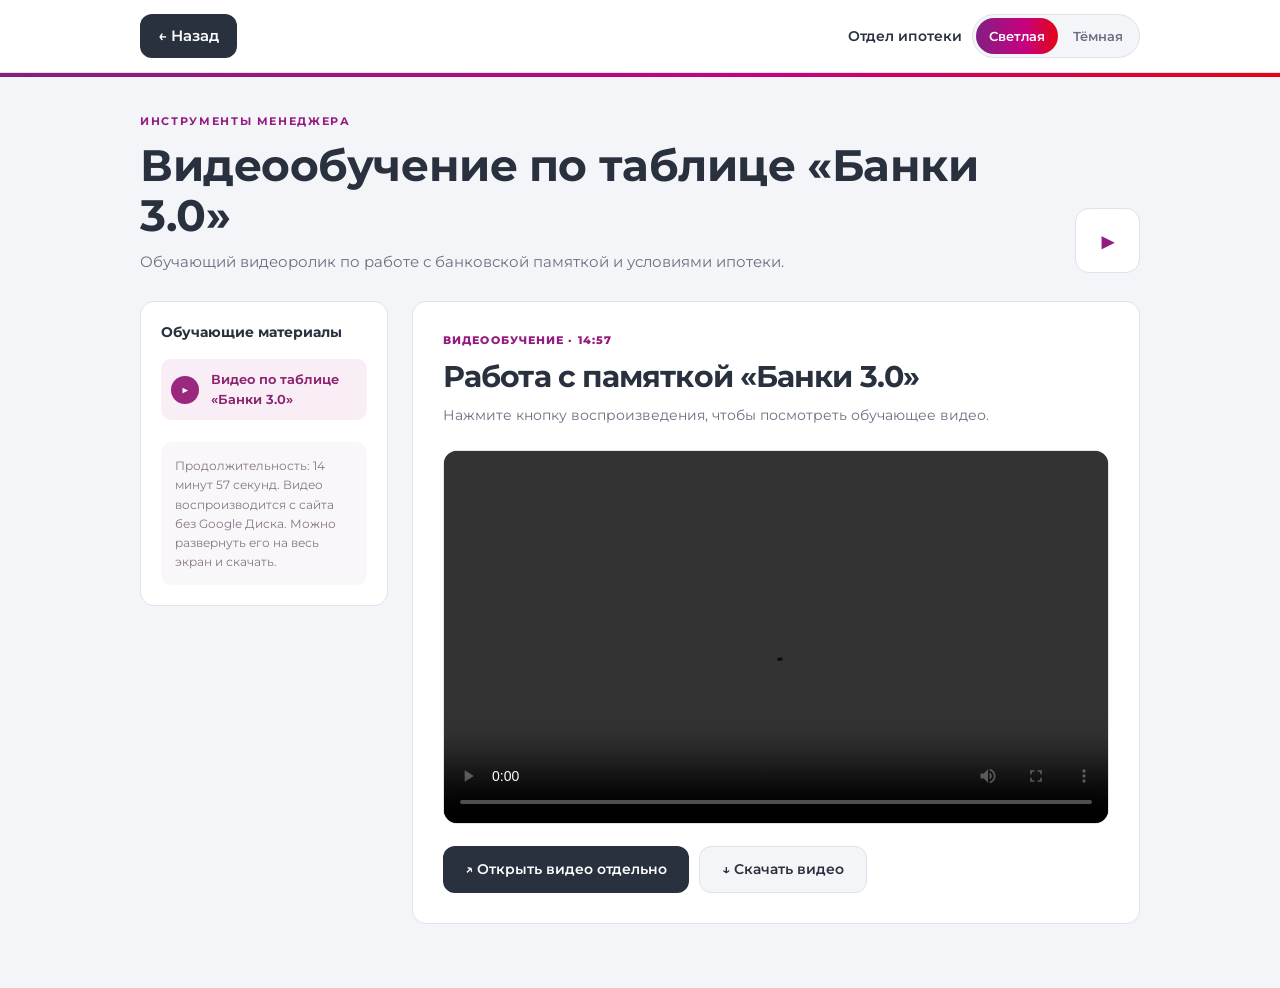
<file: video-training.html>
<!doctype html>
<html lang="ru"><head><link rel="icon" type="image/png" href="https://mikhailshevelev-dotcom.github.io/UOiI/favicon.png"><meta charset="utf-8"><meta name="viewport" content="width=device-width, initial-scale=1">
<title>Видеообучение по таблице «Банки 3.0» — База знаний отдела ипотеки</title>
<script src="./site-theme.js?v=5"></script>
<link rel="preconnect" href="https://fonts.googleapis.com"><link rel="preconnect" href="https://fonts.gstatic.com" crossorigin><link href="https://fonts.googleapis.com/css2?family=Montserrat:wght@400;500;600;700&display=swap" rel="stylesheet">
<style>
:root{--ink:#261e2c;--muted:#766b79;--accent:#9b287f;--bg:#f8f6f8;--line:#e9e3ea;--shadow:0 18px 55px rgba(72,32,67,.08);color-scheme:light}
*{box-sizing:border-box}
body{margin:0;background:var(--bg);color:var(--ink);font-family:Inter,Montserrat,"Segoe UI",Arial,sans-serif;line-height:1.5}
a{color:inherit}
button{font:inherit}
header{background:#fff;border-bottom:1px solid var(--line)}
.headinner{max-width:1160px;margin:auto;padding:18px 24px;display:flex;justify-content:space-between;align-items:center;gap:16px}
.back{color:#7f4773;text-decoration:none;font-size:13px;font-weight:700}
.headtools{display:flex;align-items:center;gap:12px}
.wordmark{font-weight:850;letter-spacing:.08em;text-transform:uppercase;font-size:13px;color:#a02a82}
#theme{font-size:13px;font-weight:700;color:var(--accent);background:#f6edf4;border:1px solid #e5d0df;padding:10px 14px;border-radius:11px;cursor:pointer;white-space:nowrap}
.page{max-width:1160px;margin:0 auto;padding:34px 24px 70px}
.eyebrow{text-transform:uppercase;letter-spacing:.15em;font-size:11px;color:#a02a82;font-weight:850;margin-bottom:10px}
.pagehead{display:flex;align-items:flex-end;justify-content:space-between;gap:22px;margin-bottom:28px}
.pagehead h1{font-size:clamp(29px,4vw,48px);line-height:1.08;letter-spacing:-.035em;margin:0 0 12px}
.pagehead p{margin:0;color:var(--muted);font-size:15px}
.softmark{width:65px;height:65px;background:#f5e7f1;border-radius:22px;display:grid;place-items:center;color:var(--accent);font-size:31px;flex-shrink:0}
.layout{display:grid;grid-template-columns:248px minmax(0,1fr);gap:24px;align-items:start}
.sidebar{background:#fff;border:1px solid var(--line);border-radius:21px;padding:20px;box-shadow:0 4px 22px #55294a06}
.sidebar h3{font-size:14px;margin:0 0 16px}
.navstep{display:flex;gap:12px;align-items:center;padding:11px 10px;border-radius:11px;background:#f9edf6;color:#8b246f;font-size:13px;font-weight:650}
.navstep .dot{width:28px;height:28px;border-radius:50%;display:grid;place-items:center;background:#9b287f;color:white;flex-shrink:0}
.sidetip{margin-top:22px;padding:14px;border-radius:12px;background:#faf7fb;color:#857586;font-size:12px;line-height:1.6}
.panel{background:#fff;border:1px solid var(--line);border-radius:24px;padding:30px;box-shadow:var(--shadow);min-width:0}
.counter{color:var(--accent);font-weight:800;letter-spacing:.1em;text-transform:uppercase;font-size:11px}
.panel h2{font-size:clamp(23px,3vw,30px);letter-spacing:-.03em;line-height:1.2;margin:10px 0}
.intro{color:var(--muted);font-size:14px;margin:0 0 24px}
.video-frame{border:1px solid var(--line);overflow:hidden;border-radius:17px;background:#171923;aspect-ratio:16/9}
.video-frame video{height:100%;width:100%;border:0;display:block;background:#171923;object-fit:contain}
.actions{display:flex;flex-wrap:wrap;gap:10px;margin-top:22px}
.btn{display:inline-flex;align-items:center;justify-content:center;min-height:49px;border-radius:12px;padding:13px 22px;text-decoration:none;font-size:14px;font-weight:750;background:#9b287f;color:#fff}
.btn.secondary{background:#f3eef3;color:#5d4760}
.btn:hover{filter:brightness(.97)}
:root[data-theme="dark"]{--ink:#f0edf3;--muted:#b7aab8;--accent:#e389c6;--bg:#1b2029;--line:#42404e;--shadow:0 18px 55px rgba(0,0,0,.12);color-scheme:dark}
:root[data-theme="dark"] header,:root[data-theme="dark"] .sidebar,:root[data-theme="dark"] .panel{background:#262b36;border-color:var(--line);color:var(--ink)}
:root[data-theme="dark"] .back,:root[data-theme="dark"] .wordmark,:root[data-theme="dark"] .eyebrow,:root[data-theme="dark"] .counter{color:#e389c6}
:root[data-theme="dark"] #theme{background:#35283a;border-color:#5b3e57;color:#efb1dd}
:root[data-theme="dark"] .navstep,:root[data-theme="dark"] .sidetip,:root[data-theme="dark"] .softmark,:root[data-theme="dark"] .btn.secondary{background:#372d3d;color:#e0d0e1}
:root[data-theme="dark"] .navstep .dot{background:#b74291}
:root[data-theme="dark"] .btn{background:#a42c86;color:#fff}
:root[data-theme="dark"] .btn.secondary{color:#f2ddeb}
@media(max-width:820px){.layout{grid-template-columns:1fr}.sidebar{padding:15px}.sidebar h3,.sidetip{display:none}.page{padding:22px 14px 45px}.panel{padding:24px 19px}.navstep{width:max-content}}
@media(max-width:560px){.softmark{display:none}.wordmark{font-size:10px}.headtools{gap:6px}#theme{padding:9px;font-size:12px}.panel{padding:18px 13px}.actions .btn{width:100%}}
</style>
<link rel="stylesheet" href="./site-consistency.css?v=1"><link rel="stylesheet" href="./uoii-reference-style.css?v=2"></head><body>
<header><div class="headinner"><a class="back" href="./#home" data-site-back aria-label="Вернуться назад">← Назад</a><div class="headtools"><span class="wordmark">Отдел ипотеки</span><div class="sw" role="group" aria-label="Тема оформления"><button type="button" data-t="light" aria-pressed="true">Светлая</button><button type="button" data-t="dark" aria-pressed="false">Тёмная</button></div></div></div></header><div class="stripe" aria-hidden="true"></div>
<main class="page">
<div class="pagehead"><div><div class="eyebrow">Инструменты менеджера</div><h1>Видеообучение по таблице «Банки 3.0»</h1><p>Обучающий видеоролик по работе с банковской памяткой и условиями ипотеки.</p></div><div class="softmark">▶</div></div>
<div class="layout">
<aside class="sidebar"><h3>Обучающие материалы</h3><div class="navstep"><span class="dot">▶</span><span>Видео по таблице «Банки 3.0»</span></div><div class="sidetip">Продолжительность: 14 минут 57 секунд. Видео воспроизводится с сайта без Google Диска. Можно развернуть его на весь экран и скачать.</div></aside>
<section class="panel"><div class="counter">Видеообучение · 14:57</div><h2>Работа с памяткой «Банки 3.0»</h2><p class="intro">Нажмите кнопку воспроизведения, чтобы посмотреть обучающее видео.</p>
<div class="video-frame"><video controls preload="metadata" playsinline aria-label="Видеообучение по таблице «Банки 3.0»"><source src="./media/banki-3-training.mp4" type="video/mp4">Ваш браузер не поддерживает встроенное воспроизведение MP4. Скачайте видео по ссылке ниже.</video></div>
<div class="actions"><a class="btn" href="./media/banki-3-training.mp4" target="_blank" rel="noopener">↗ Открыть видео отдельно</a><a class="btn secondary" href="./media/banki-3-training.mp4" download="Видеообучение-Банки-3.0.mp4">↓ Скачать видео</a></div>
</section></div></main></body></html>
</file>
<file: site-consistency.css>
/* Единая типографика и базовые интервалы разделов базы знаний */
:root{font-synthesis:none}
body{font-family:Montserrat,"Segoe UI",Arial,sans-serif;line-height:1.55}
button,input,select,textarea{font-family:inherit}
button,a,input,select,textarea{ -webkit-tap-highlight-color:transparent }
:where(button,a,input,select,textarea):focus-visible{outline:3px solid #c957a8;outline-offset:3px}
:where(p,h1,h2,h3){overflow-wrap:break-word}
:where(.page,.bar,.headinner){box-sizing:border-box}
.pagehead h1{font-weight:700;letter-spacing:-.025em}
.pagehead p{line-height:1.6}
.headinner{max-width:1160px}
.btn,.button{font-family:inherit;line-height:1.35}
.page .btn{border-radius:12px}
#theme,.memo-theme{border-radius:11px;line-height:1.3}
:root[data-theme="dark"] :where(.page .panel,.page .sidebar){box-shadow:none}
@media(max-width:560px){.pagehead p{font-size:14px}.headinner{padding:14px}.page{padding-left:14px;padding-right:14px}}
@media print{#theme,.memo-theme{display:none!important}}
</file>
<file: uoii-reference-style.css>
/* Визуальная система «База знаний УОиИ» — mikhailshevelev-dotcom/UOiI. */
:root{
  --graphite:#29303E;--purple:#951B81;
  --grad:linear-gradient(90deg,#831F82 0%,#C7017F 60%,#E30613 100%);
  --bg:#F4F5F9;--surface:#FFFFFF;--text:#29303E;--muted:#6A7080;--line:#DFE2EA;
  --tile:#29303E;--tile-text:#FFFFFF;--tile-muted:#B5BAC7;--accent:#951B81;
  --ink:#29303E;--sf:#FFFFFF;--tx:#29303E;--mu:#6A7080;--ln:#DFE2EA;--bb:#951B81;
  color-scheme:light;
}
:root[data-theme="dark"]{
  --bg:#1B2029;--surface:#252B38;--text:#F1F2F6;--muted:#9EA4B4;--line:#363D4D;
  --tile:#2F3747;--tile-text:#FFFFFF;--tile-muted:#B5BAC7;--accent:#E04DC4;--purple:#E04DC4;
  --ink:#F1F2F6;--sf:#252B38;--tx:#F1F2F6;--mu:#9EA4B4;--ln:#363D4D;--bb:#E04DC4;
  color-scheme:dark;
}
*{box-sizing:border-box}
body{margin:0;background:var(--bg);color:var(--text);font:400 15px/1.5 Montserrat,"Segoe UI",Arial,sans-serif;-webkit-text-size-adjust:100%}
button,input,select,textarea{font-family:inherit}
header{background:var(--surface)!important;border-bottom:1px solid var(--line)!important;position:sticky;top:0;z-index:5}
.bar,.headinner,.memo-return{max-width:1040px;margin:0 auto;padding:14px 20px;box-sizing:border-box}
.bar,.headinner{min-height:70px;display:flex;align-items:center;justify-content:space-between;gap:16px}
.bar nav,.nav,.headtools,.memo-headtools{display:flex;align-items:center;gap:10px}
.logo{display:block;height:26px;width:auto;max-width:200px;object-fit:contain;background:#fff;border-radius:8px;padding:5px 10px;box-sizing:content-box}
.wordmark,.memo-wordmark{font-size:14px;letter-spacing:0;text-transform:none;color:var(--text);font-weight:600}
.nav a,.nav button{color:var(--text);font:600 14px Montserrat,sans-serif;border-radius:10px;padding:8px 12px}
.nav a:hover{background:rgba(149,27,129,.12);color:var(--accent)}
.stripe{height:4px;background:var(--grad)}
.sw{display:inline-flex;align-items:center;gap:2px;border:1px solid var(--line);border-radius:999px;background:var(--bg);padding:3px;flex-shrink:0}
.sw button{font:600 13px Montserrat,sans-serif;min-height:36px;padding:0 13px;border:0;border-radius:999px;background:transparent;color:var(--muted);cursor:pointer;white-space:nowrap}
.sw button[aria-pressed="true"]{color:#fff;background:var(--grad)}
.sw button:focus-visible{outline:3px solid var(--accent);outline-offset:2px}
main,main.page{max-width:1040px;margin:0 auto;padding:36px 20px 64px}
h1,.pagehead h1{font-size:clamp(28px,5vw,44px);font-weight:700;line-height:1.15;letter-spacing:-.01em;margin:0 0 10px}
h2,h3{font-weight:700}
.lead,.pagehead p{color:var(--muted);line-height:1.5}
.lead{font-size:clamp(16px,2.4vw,20px);max-width:34em;margin:0 0 28px}
.rule{height:6px;width:120px;border-radius:3px;background:var(--grad);margin:0 0 28px}
.crumbs{font-size:14px;color:var(--muted)}
.grid{grid-template-columns:repeat(auto-fill,minmax(270px,1fr));gap:14px}
.grid .card,.card{background:var(--surface);border:1px solid var(--line);border-left:5px solid var(--purple);border-radius:14px;padding:18px 20px;min-height:104px;gap:6px;box-shadow:none}
.card b{font-size:17px;line-height:1.3;font-weight:600}
.card small{font-size:13px;color:var(--muted)}
a.card:hover,.card:hover:not(.off){border-color:var(--accent);box-shadow:0 6px 18px rgba(41,48,62,.12)}
.card.off{border-left-color:var(--line);background:transparent;border-style:dashed}
.back,.memo-return a[data-site-back]{display:inline-flex;align-items:center;min-height:44px;padding:0 18px;border-radius:12px;background:var(--tile)!important;color:#fff!important;font-weight:600;font-size:15px;text-decoration:none}
.back:hover,.memo-return a[data-site-back]:hover{filter:brightness(1.15)}
.panel,.sidebar,.summary,.viewer,.video-frame{background:var(--surface);border:1px solid var(--line);border-radius:14px;box-shadow:none}
.page .panel{min-height:0}
.page .sidebar{border-radius:14px}
.pagehead{margin-bottom:28px}
.eyebrow{color:var(--accent);font-weight:700}
.softmark{background:var(--surface);border:1px solid var(--line);color:var(--accent);border-radius:14px}
.navstep.current,.navstep,.sidetip{border-radius:10px}
.btn,.page .btn,.button{min-height:44px;border-radius:12px;font-size:14px;font-weight:600}
.btn:not(.secondary):not(.outline),.button:not(.alt){background:var(--tile);color:#fff}
.btn.secondary,.btn.outline,.button.alt{background:var(--bg);color:var(--text);border:1px solid var(--line)}
.page .questiontitle{font-weight:700}
.choice,.page .choice{border-radius:14px;background:var(--surface);color:var(--text);border-color:var(--line)}
.choice.selected{background:rgba(149,27,129,.09);border-color:var(--accent)}
.choiceicon,.choice.selected .choiceicon{color:var(--accent)}
.summaryheader{background:var(--surface)}
.chip{background:var(--bg);color:var(--text);border-color:var(--line)}
:root[data-theme="dark"] header,:root[data-theme="dark"] .panel,:root[data-theme="dark"] .sidebar,:root[data-theme="dark"] .summary,:root[data-theme="dark"] .choice,:root[data-theme="dark"] .viewer{background:var(--surface)!important;border-color:var(--line)!important;color:var(--text)}
:root[data-theme="dark"] .summaryheader{background:var(--surface)!important}
:root[data-theme="dark"] .wordmark,:root[data-theme="dark"] .memo-wordmark,:root[data-theme="dark"] .back{color:inherit}
:root[data-theme="dark"] .back{color:#fff}
:root[data-theme="dark"] .nav a{color:var(--text)}
:root[data-theme="dark"] .nav a:hover{color:var(--accent)}
:root[data-theme="dark"] .btn:not(.secondary):not(.outline){background:var(--tile);color:#fff}
:root[data-theme="dark"] .btn.secondary,:root[data-theme="dark"] .btn.outline{background:var(--bg);border-color:var(--line);color:var(--text)}
:root[data-theme="dark"] .pagehead p{color:var(--muted)}
/* Банковская памятка: сохраняем поиск и таблицы, унифицируем оболочку */
.memo-return{max-width:none;padding:14px max(20px,calc((100vw - 1040px)/2 + 20px));min-height:70px;z-index:8;background:var(--surface);border-bottom:1px solid var(--line)}
.memo-return .memo-wordmark{color:var(--text)}
.memo-return .sw{margin-left:auto}
.brand,.top .bar,.bar2,.top .panel{max-width:1040px}
.top{background:var(--bg);border-color:var(--line)}
.top .btn{background:var(--surface);color:var(--text);border-color:var(--line)}
.top .sr input{background:var(--surface);color:var(--text);border-color:var(--line)}
body:has(.memo-return) main{max-width:1040px;padding:22px 20px 64px}
body:has(.memo-return) .tiles .tile{border-radius:14px;background:var(--surface);color:var(--text);border-left:5px solid var(--purple);box-shadow:none}
body:has(.memo-return) .tiles .tile small{color:var(--muted)}
body:has(.memo-return) .hero{border-radius:14px}
body:has(.memo-return) .chip{border-radius:20px}
@media(max-width:670px){
  .bar,.headinner,.memo-return{padding:14px}
  .bar{flex-direction:column;align-items:flex-start;gap:8px}
  .nav{width:100%;flex-wrap:wrap;justify-content:flex-start}
  main,main.page{padding:26px 14px 45px}
  .headtools,.memo-headtools{gap:7px}
  .wordmark,.memo-wordmark{font-size:11px}
  .sw button{padding:0 10px;min-height:32px;font-size:12px}
  .grid{grid-template-columns:1fr}
}
@media print{.sw,.stripe{display:none!important}.back{display:none!important}}

/* Режим встроенного HTML-раздела: общая шапка и кнопка «Назад» принадлежат базе знаний. */
html.embedded-page header,
html.embedded-page body > .stripe,
html.embedded-page .memo-return,
html.embedded-page .brand{display:none!important}
html.embedded-page header.top{display:block!important;position:relative!important;top:auto!important;border:0!important;background:var(--bg)!important}
html.embedded-page,
html.embedded-page body{background:transparent!important}
html.embedded-page main,
html.embedded-page main.page,
html.embedded-page body:has(.memo-return) main{max-width:none!important;padding:4px 2px 32px!important}
html.embedded-page .pagehead{margin-top:0}
html.embedded-page .top{position:relative!important;top:auto!important}
html.embedded-page .sidebar{position:static!important}
@media(max-width:670px){
 html.embedded-page main,html.embedded-page main.page,html.embedded-page body:has(.memo-return) main{padding:4px 0 24px!important}
}

/* Единый облик банковской памятки: типографика, цвет и сетка как у остальных разделов. */
body:has(.memo-return) .memo-pagehead{margin:0 0 26px;padding:0}
body:has(.memo-return) .memo-eyebrow{color:var(--accent);font-size:11px;line-height:1.4;font-weight:700;letter-spacing:.12em;text-transform:uppercase;margin-bottom:10px}
body:has(.memo-return) .memo-pagehead h1{margin:0 0 10px;color:var(--text);font-size:clamp(28px,5vw,44px);line-height:1.15;font-weight:700;letter-spacing:-.01em}
body:has(.memo-return) .memo-pagehead p{color:var(--muted);font-size:15px;line-height:1.6;margin:0 0 24px;max-width:680px}
body:has(.memo-return) .memo-rule{height:6px;width:120px;border-radius:3px;background:var(--grad)}
body:has(.memo-return) .grp{margin:24px 0 14px}
body:has(.memo-return) .grp h2{color:var(--text);font-size:20px;font-weight:700;line-height:1.25;margin:0 0 6px}
body:has(.memo-return) .grp p{color:var(--muted);font-size:13px}
body:has(.memo-return) .big{display:grid;grid-template-columns:repeat(auto-fit,minmax(210px,1fr));gap:14px;margin:0 0 26px}
body:has(.memo-return) .bg{min-height:140px;align-items:flex-start;text-align:left;justify-content:space-between;gap:12px;padding:22px 20px;border:1px solid var(--line);border-left:5px solid var(--purple);border-radius:14px;background:var(--surface);color:var(--text);box-shadow:none;transform:none}
body:has(.memo-return) .bg:hover{background:var(--surface);border-color:var(--accent);box-shadow:0 6px 18px rgba(41,48,62,.12);transform:none}
body:has(.memo-return) .bg b{color:var(--text);font-size:17px;font-weight:600;line-height:1.35}
body:has(.memo-return) .bg small{color:var(--muted);font-size:13px;line-height:1.5;max-width:none}
body:has(.memo-return) .bg em{color:var(--accent);background:rgba(149,27,129,.09);font-size:12px;border-radius:999px;padding:4px 10px}
body:has(.memo-return) h2.sh{color:var(--text);font-size:clamp(23px,3vw,30px);font-weight:700;line-height:1.25}
body:has(.memo-return) .res>h2{color:var(--text);font-size:20px}
body:has(.memo-return) .res>h2 a{color:var(--accent)}
body:has(.memo-return) .card h3{color:var(--text);font-size:17px}
body:has(.memo-return) .info{background:var(--surface);border:1px solid var(--line);color:var(--text)}
body:has(.memo-return) .tile,body:has(.memo-return) .card,body:has(.memo-return) .ctc div{border-radius:14px;background:var(--surface);border-color:var(--line)}
body:has(.memo-return) .tile{border-left:5px solid var(--purple);padding:18px 20px}
body:has(.memo-return) .tabs a.on{background:var(--tile);color:#fff;border-color:var(--tile)}
body:has(.memo-return) .btn{border:1px solid var(--line);background:var(--surface);color:var(--text);font-weight:600}
body:has(.memo-return) .btn:hover{border-color:var(--accent);background:rgba(149,27,129,.08)}
body:has(.memo-return) .sr label{color:var(--muted);font-size:12px;text-transform:none;letter-spacing:0;font-weight:600}
body:has(.memo-return) .sr input{border:1px solid var(--line);border-radius:12px}
body:has(.memo-return) .sr input:focus{border-color:var(--accent)}
body:has(.memo-return) .tw th{background:var(--graphite);color:#fff}
body:has(.memo-return) footer{color:var(--muted)}
@media(max-width:670px){body:has(.memo-return) .big{grid-template-columns:1fr}body:has(.memo-return) .memo-pagehead p{font-size:14px}}
</file>
<file: bank-logos.css>
.bank-logo {
  display: inline-block;
  width: 1.375rem;
  height: 1.375rem;
  margin-inline-end: .4rem;
  border-radius: .35rem;
  vertical-align: -.32rem;
  background: url('./media/bank-logos.webp') var(--bank-logo-x) var(--bank-logo-y) / 800% 500% no-repeat;
}

.card h3 .bank-logo {
  width: 1.65rem;
  height: 1.65rem;
  vertical-align: -.4rem;
}
</file>
